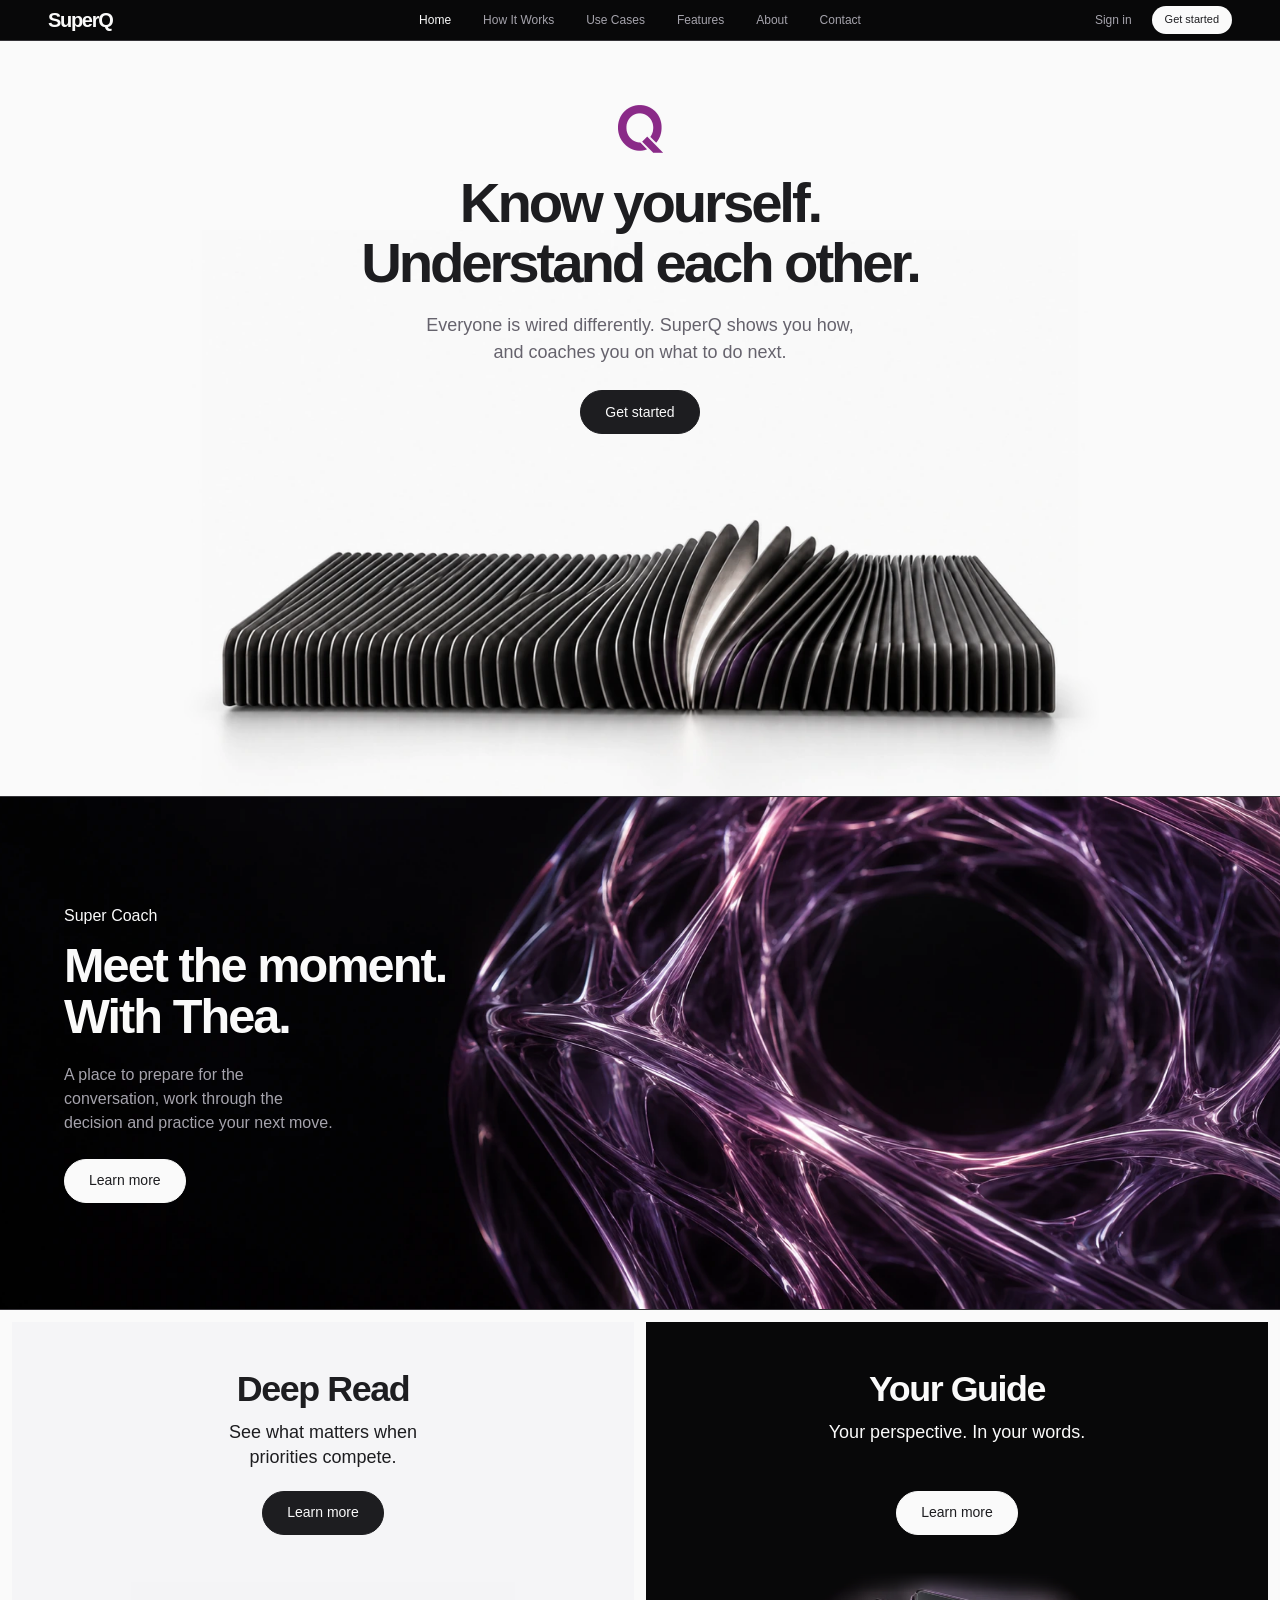
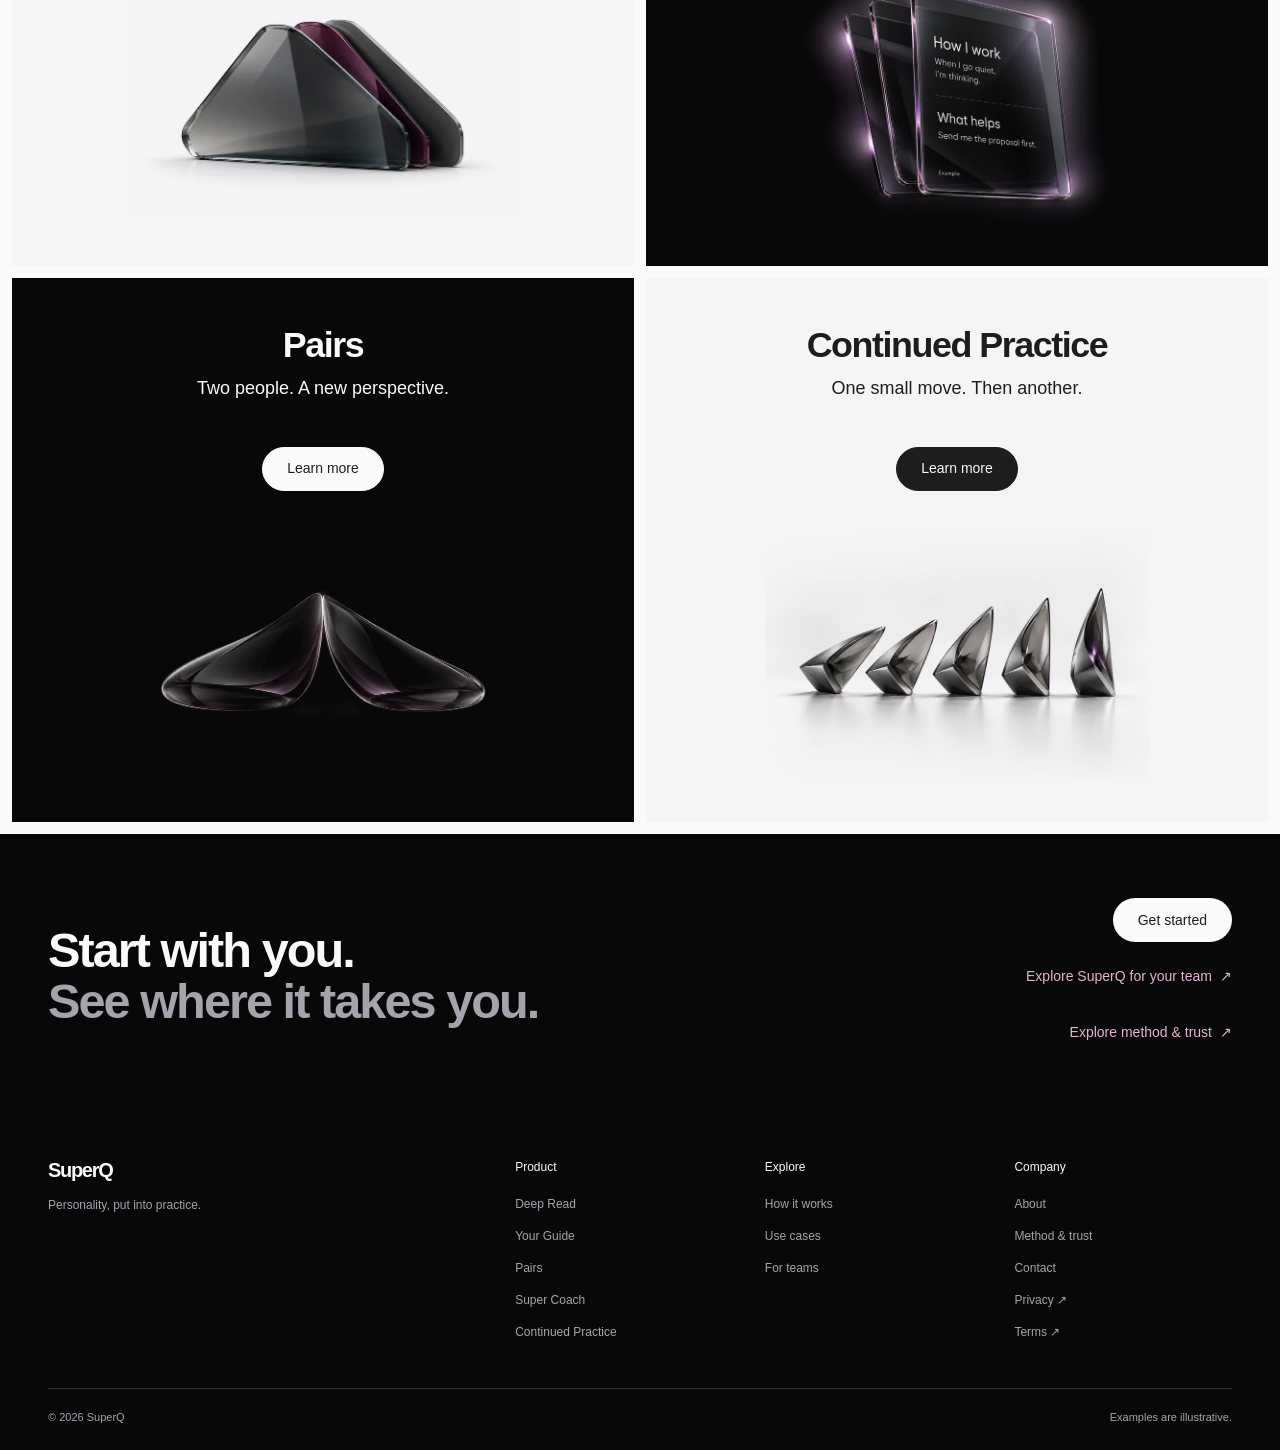
<file: index.html>
<!doctype html>
<html lang="en"><head><meta charset="utf-8"><meta name="viewport" content="width=device-width,initial-scale=1">
<title>SuperQ · Behavioral intelligence, made personal</title><meta name="description" content="Know yourself. Understand each other. Explore your Profile, working Guide, Pairs and coaching with Thea.">
<link rel="canonical" href="https://superq.app/"><link rel="icon" type="image/png" href="q.png"><link rel="apple-touch-icon" href="q.png"><meta property="og:type" content="website"><meta property="og:site_name" content="SuperQ"><meta property="og:title" content="SuperQ · Behavioral intelligence, made personal"><meta property="og:description" content="Know yourself. Understand each other. Explore your Profile, working Guide, Pairs and coaching with Thea."><meta property="og:url" content="https://superq.app/"><meta property="og:image" content="https://superq.app/og-superq-v107.jpg"><meta property="og:image:alt" content="SuperQ. Behavioral intelligence. Made personal."><meta name="twitter:image" content="https://superq.app/og-superq-v107.jpg"><meta name="twitter:image:alt" content="SuperQ. Behavioral intelligence. Made personal."><meta property="og:image:width" content="1200"><meta property="og:image:height" content="630"><meta name="twitter:card" content="summary_large_image">
<link  rel="stylesheet" href="theme-v31.css?v=40"><link  rel="stylesheet" href="superq-v39.css?v=45"><link  rel="stylesheet" href="home-v97.css?v=101"><link  rel="stylesheet" href="integration.css?v=5"></head><body data-sizing="compact" class="home-page"><a class="skip" href="#main">Skip to content</a>
<header class="header"><div class="wrap nav"><a class="wordmark" href="index.html" aria-label="SuperQ home">SuperQ</a><button class="menu" aria-expanded="false" aria-controls="navigation" aria-label="Open menu"><span class="menu-lines" aria-hidden="true"></span></button><nav id="navigation" aria-label="Main navigation"><div class="nav-links"><a href="index.html">Home</a><a href="how-it-works.html">How It Works</a><a href="use-cases.html">Use Cases</a><a href="features.html">Features</a><a href="about.html">About</a><a href="contact.html">Contact</a></div><div class="nav-actions"><a class="quiet" href="https://app.superq.app/">Sign in</a><a class="button small" href="https://app.superq.app/?view=signup">Get started</a></div></nav></div></header><main id="main"><section class="opening-v31" id="home" aria-labelledby="hero-title"><div class="opening-copy"><span class="hero-mark" role="img" aria-label="SuperQ"></span><h1 id="hero-title">Know yourself.<br>Understand each other.</h1><p>Everyone is wired differently. SuperQ shows you how, and coaches you on what to do next.</p><a class="button" href="https://app.superq.app/?view=signup">Get started</a></div><img class="opening-art" src="./assets/hero-original-v102-2016-C9fc0Nkz.webp" srcset="./assets/hero-original-v102-640-CZ36EmQQ.webp 640w, ./assets/hero-original-v102-1120-CrBSIpkf.webp 1120w, ./assets/hero-original-v102-2016-C9fc0Nkz.webp 2016w, ./assets/hero-original-v102-3024-NIi4Ewir.webp 3024w, ./assets/hero-original-v102-3840-mjM_P11Z.webp 3840w" sizes="(max-width: 767px) 97.2vw, (max-width: 1400px) 72vw, 1008px" decoding="async" alt="" width="3840" height="2560" fetchpriority="high"></section><div class="product-slots coach-feature"><section class="product-slot slot-dark visual-right immersive-slot" id="coach" aria-labelledby="coach-slot-title"><span id="conversation" class="slot-anchor" aria-hidden="true"></span><div class="slot-inner"><div class="slot-copy"><p class="slot-name">Super Coach</p><h2 id="coach-slot-title">Meet the moment.<br>With Thea.</h2><p class="slot-description">A place to prepare for the conversation, work through the decision and practice your next move.</p><a class="slot-learn" href="features.html#super-coach" aria-label="Learn more about Super Coach">Learn more <span aria-hidden="true">↗</span></a></div><div class="slot-visual"><img class="coach-art scene-art" src="./assets/thea-immersive-v33-C7p-faec.webp" alt="" width="2172" height="724" loading="lazy"></div></div></section></div><div class="product-grid"><section class="product-slot slot-light visual-left immersive-slot" id="profile" aria-labelledby="profile-slot-title"><span id="blueprint" class="slot-anchor" aria-hidden="true"></span><div class="slot-inner"><div class="slot-copy"><h2 id="profile-slot-title">Deep Read</h2><p class="slot-description">See what matters when priorities compete.</p><a class="slot-learn" href="features.html#deep-read" aria-label="Learn more about Deep Read">Learn more <span aria-hidden="true">↗</span></a></div><div class="slot-visual"><img class="scene-art" src="./assets/home-read-v97-800-BwEgV3QY.webp" srcset="./assets/home-read-v97-400-X_wLpNZE.webp 400w, ./assets/home-read-v97-800-BwEgV3QY.webp 800w" sizes="(max-width: 767px) 86vw, (max-width: 1200px) 40vw, 480px" decoding="async" alt="" width="1536" height="1024" loading="lazy"></div></div></section><section class="product-slot slot-dark visual-right immersive-slot" id="guide" aria-labelledby="guide-slot-title"><span id="edit-guide" class="slot-anchor" aria-hidden="true"></span><div class="slot-inner"><div class="slot-copy"><h2 id="guide-slot-title">Your Guide</h2><p class="slot-description">Your perspective. In your words.</p><a class="slot-learn" href="features.html#guide" aria-label="Learn more about Your Guide">Learn more <span aria-hidden="true">↗</span></a></div><div class="slot-visual"><img class="scene-art" src="./assets/home-guide-v97-800-BkIhJpLY.webp" srcset="./assets/home-guide-v97-400-CkLMG9xh.webp 400w, ./assets/home-guide-v97-800-BkIhJpLY.webp 800w" sizes="(max-width: 767px) 86vw, (max-width: 1200px) 40vw, 480px" decoding="async" alt="" width="1536" height="1024" loading="lazy"></div></div></section><section class="product-slot slot-dark visual-left immersive-slot" id="pairs" aria-labelledby="pairs-slot-title"><span id="together" class="slot-anchor" aria-hidden="true"></span><div class="slot-inner"><div class="slot-copy"><h2 id="pairs-slot-title">Pairs</h2><p class="slot-description">Two people. A new perspective.</p><a class="slot-learn" href="features.html#pairs" aria-label="Learn more about Pairs">Learn more <span aria-hidden="true">↗</span></a></div><div class="slot-visual"><img class="scene-art" src="./assets/home-pairs-v97-800-CCe9-ASB.webp" srcset="./assets/home-pairs-v97-400-xD4bqWA9.webp 400w, ./assets/home-pairs-v97-800-CCe9-ASB.webp 800w" sizes="(max-width: 767px) 86vw, (max-width: 1200px) 40vw, 480px" decoding="async" alt="" width="1536" height="1024" loading="lazy"></div></div></section><section class="product-slot slot-light visual-left immersive-slot" id="practice" aria-labelledby="practice-slot-title"><div class="slot-inner"><div class="slot-copy"><h2 id="practice-slot-title">Continued Practice</h2><p class="slot-description">One small move. Then another.</p><a class="slot-learn" href="features.html#practice" aria-label="Learn more about Continued Practice">Learn more <span aria-hidden="true">↗</span></a></div><div class="slot-visual"><img class="scene-art" src="./assets/home-practice-v97-800-C3lZV09K.webp" srcset="./assets/home-practice-v97-400-BXlrlK8t.webp 400w, ./assets/home-practice-v97-800-C3lZV09K.webp 800w" sizes="(max-width: 767px) 86vw, (max-width: 1200px) 40vw, 480px" decoding="async" alt="" width="1536" height="1024" loading="lazy"></div></div></section></div><section class="closing"><div class="wrap trimmed-closing"><h2>Start with you.<br><span>See where it takes you.</span></h2><div class="final-actions"><a class="button" href="https://app.superq.app/?view=signup">Get started</a><a class="text-link" href="contact.html?topic=team">Explore SuperQ for your team <span aria-hidden="true">↗</span></a><a class="text-link" href="features.html#approach">Explore method &amp; trust <span aria-hidden="true">↗</span></a></div></div></section></main><footer><div class="wrap footer-grid"><div class="footer-brand"><a class="wordmark" href="index.html">SuperQ</a><p>Personality, put into practice.</p></div><div><p class="eyebrow">Product</p><a href="features.html#deep-read">Deep Read</a><a href="features.html#guide">Your Guide</a><a href="features.html#pairs">Pairs</a><a href="features.html#super-coach">Super Coach</a><a href="features.html#practice">Continued Practice</a></div><div><p class="eyebrow">Explore</p><a href="how-it-works.html">How it works</a><a href="use-cases.html">Use cases</a><a href="contact.html?topic=team">For teams</a></div><div><p class="eyebrow">Company</p><a href="about.html">About</a><a href="features.html#approach">Method & trust</a><a href="contact.html">Contact</a><a href="https://superq.app/privacy/" target="_blank" rel="noopener">Privacy ↗</a><a href="https://superq.app/terms/" target="_blank" rel="noopener">Terms ↗</a></div></div><div class="wrap footer-bottom"><p>© 2026 SuperQ</p><p>Examples are illustrative.</p></div></footer><script src="site-pages.js?v=79"></script></body></html>
</file>
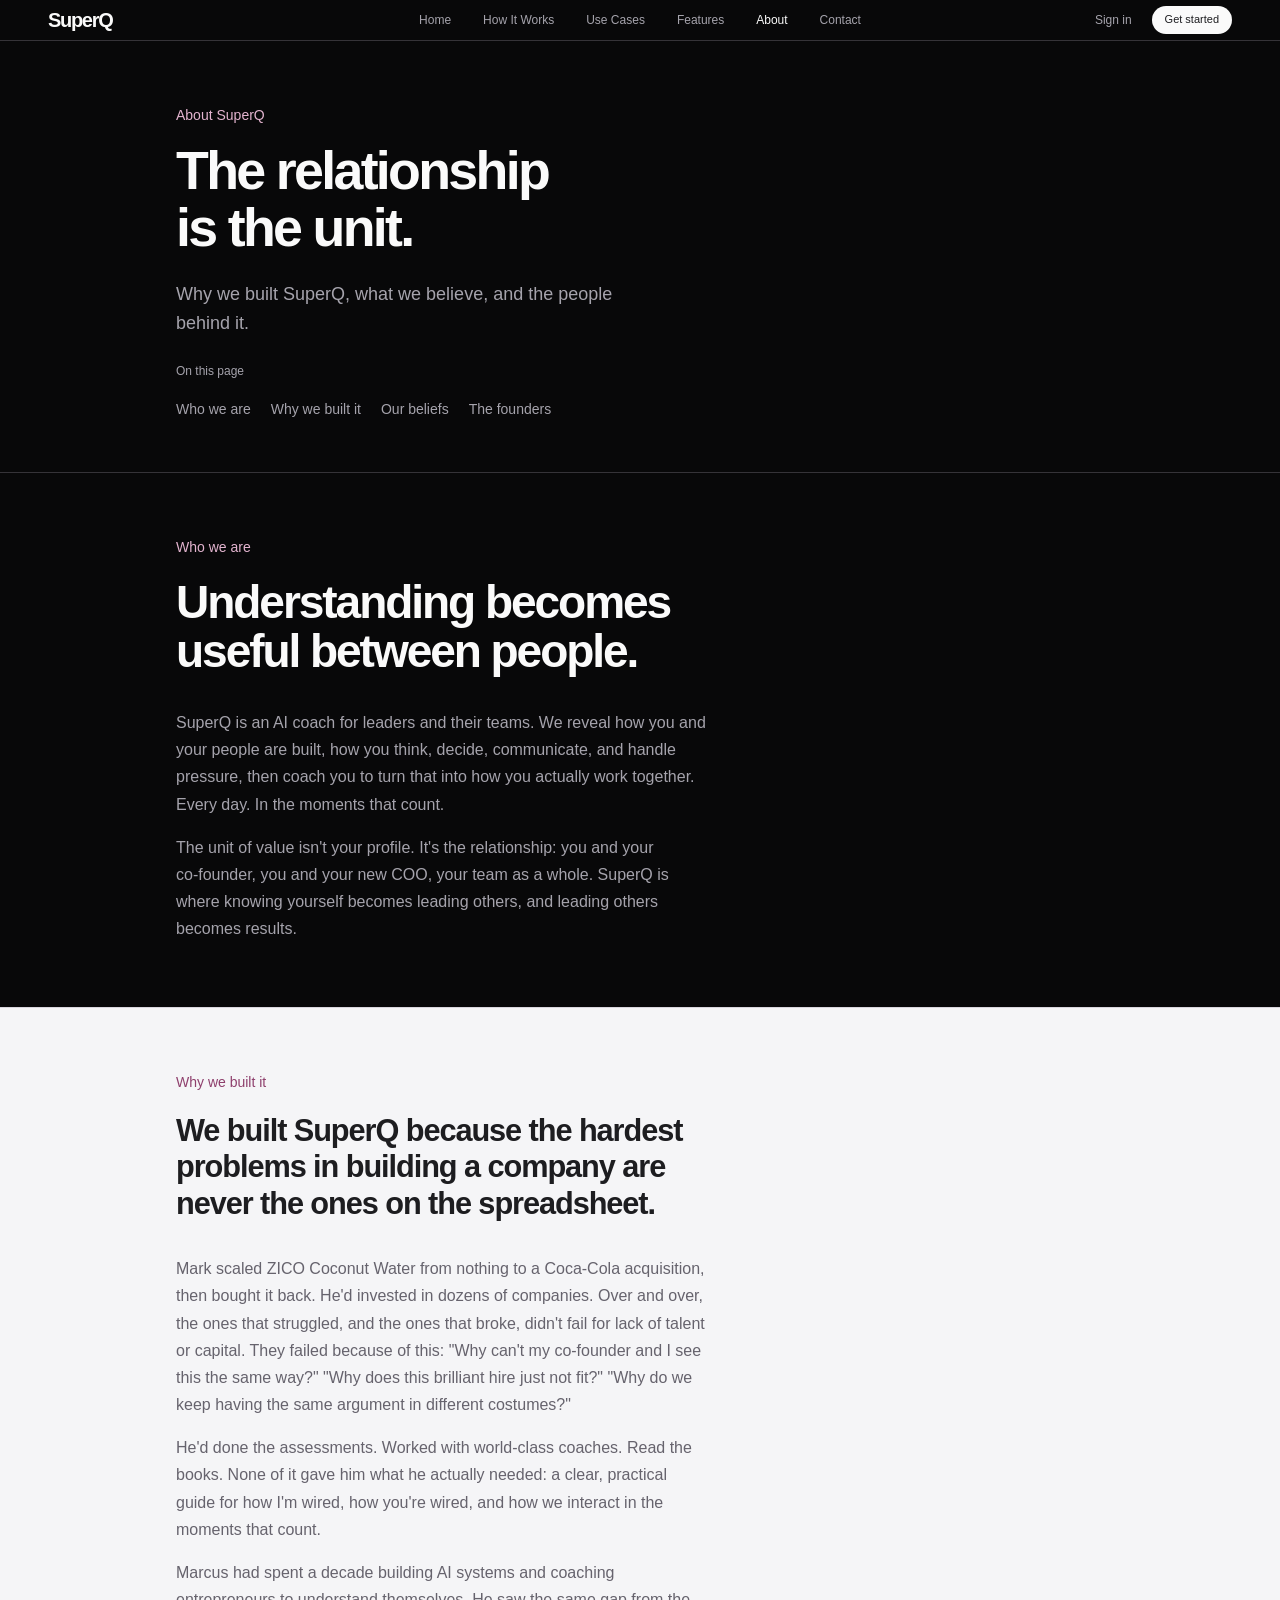
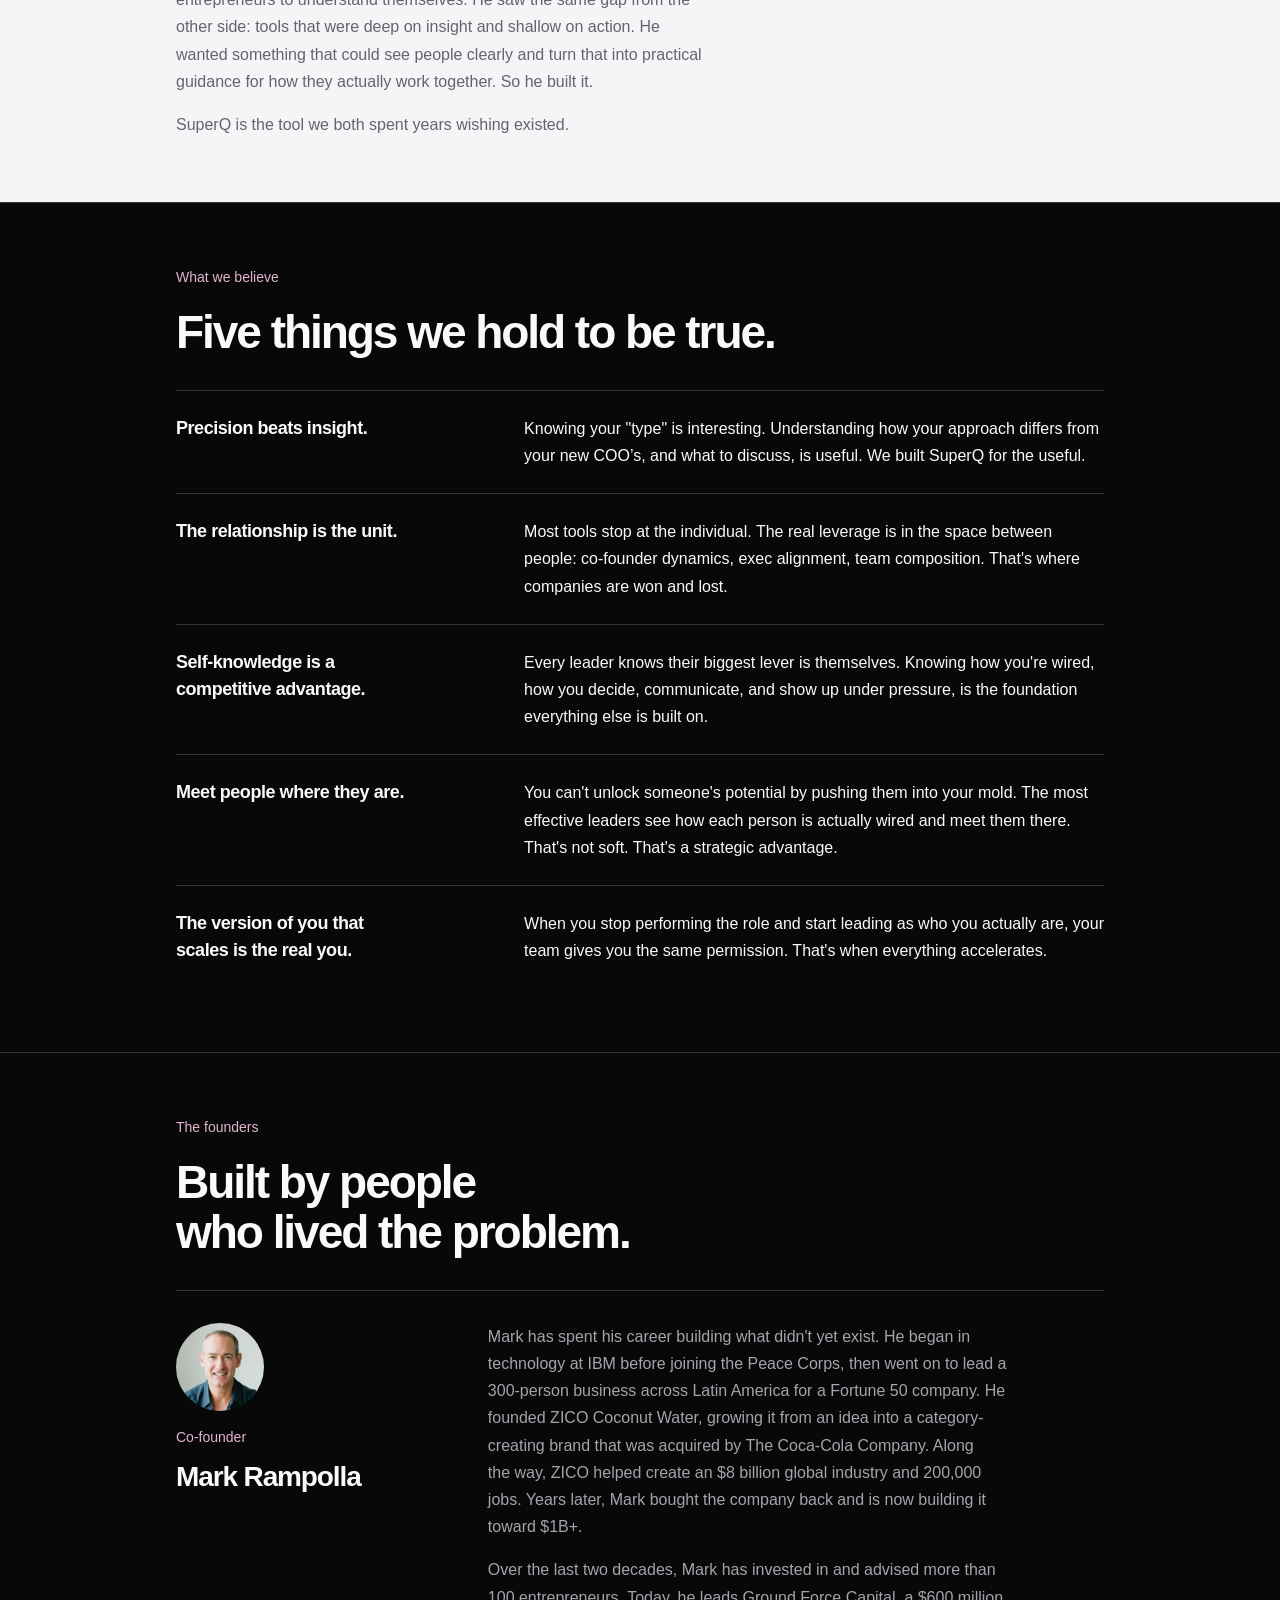
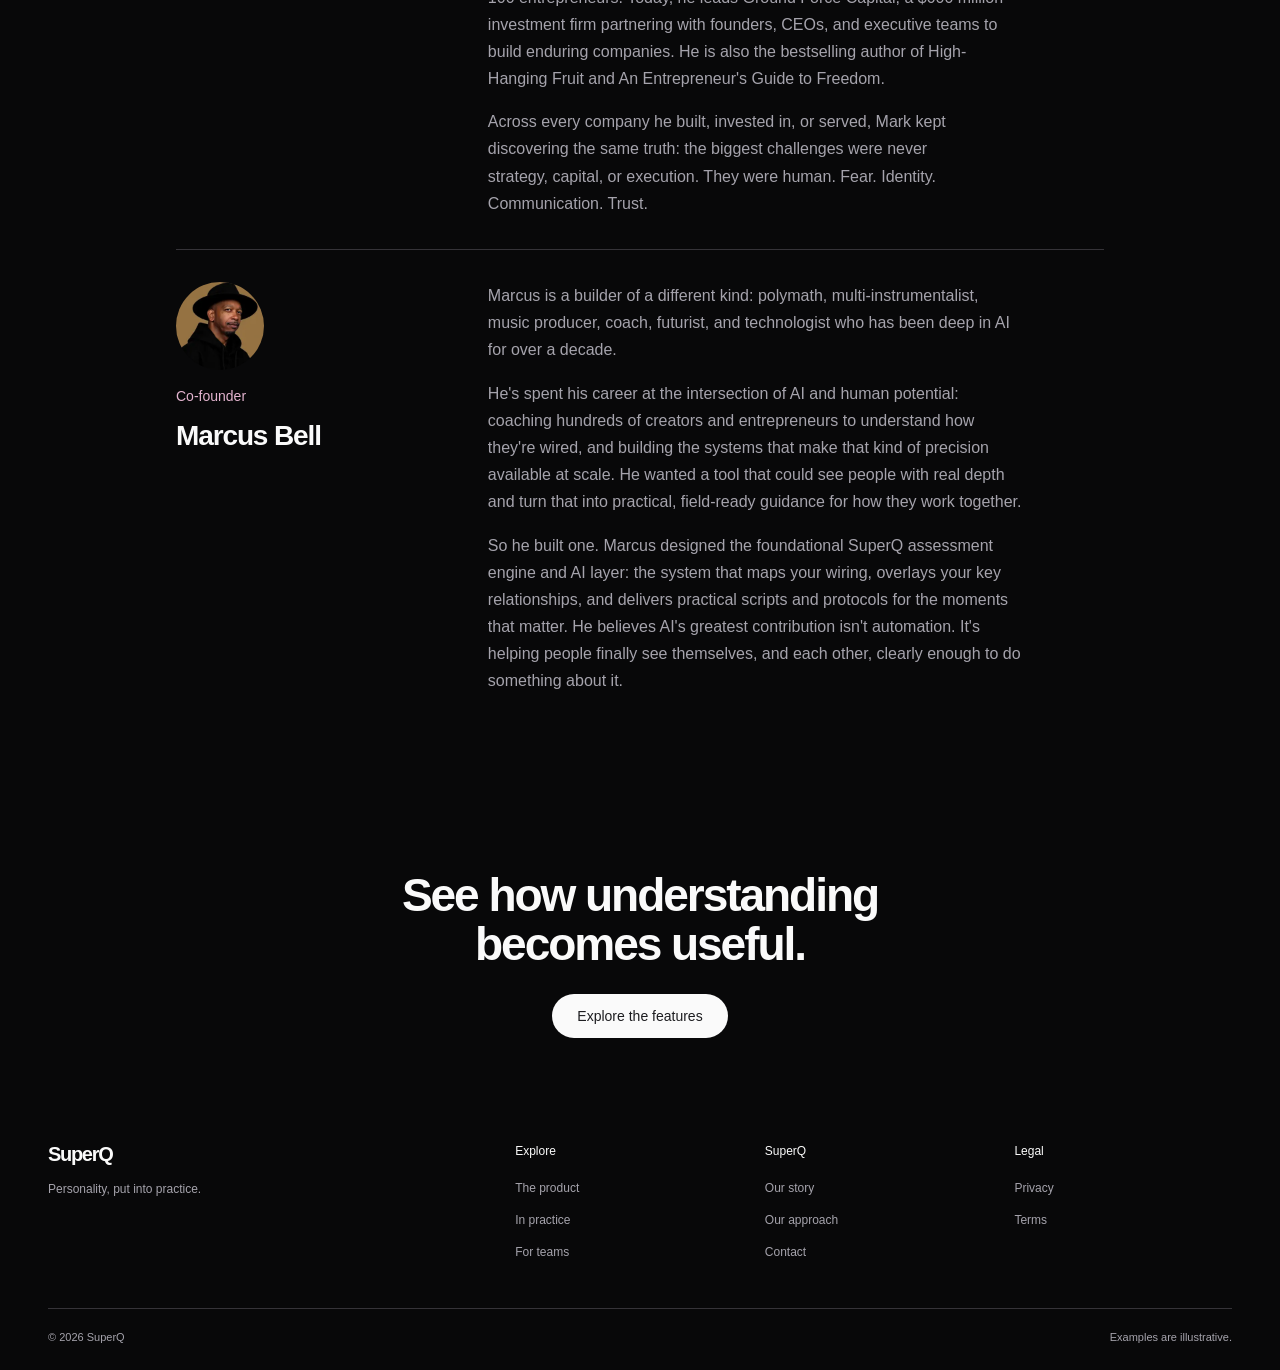
<file: about.html>
<!doctype html><html lang="en"><head><meta charset="utf-8"><meta name="viewport" content="width=device-width,initial-scale=1"><title>About SuperQ · SuperQ</title><meta name="description" content="Why SuperQ exists, what we believe, and the people who built it.">
<link rel="canonical" href="https://superq.app/about.html"><link rel="icon" type="image/png" href="q.png"><link rel="apple-touch-icon" href="q.png"><meta property="og:type" content="website"><meta property="og:site_name" content="SuperQ"><meta property="og:title" content="About SuperQ · SuperQ"><meta property="og:description" content="Why SuperQ exists, what we believe, and the people who built it."><meta property="og:url" content="https://superq.app/about.html"><meta property="og:image" content="https://superq.app/og-superq-v107.jpg"><meta property="og:image:alt" content="SuperQ. Behavioral intelligence. Made personal."><meta name="twitter:image" content="https://superq.app/og-superq-v107.jpg"><meta name="twitter:image:alt" content="SuperQ. Behavioral intelligence. Made personal."><meta property="og:image:width" content="1200"><meta property="og:image:height" content="630"><meta name="twitter:card" content="summary_large_image"><link  rel="stylesheet" href="theme-v31.css?v=40"><link  rel="stylesheet" href="superq-v39.css?v=45"><link  rel="stylesheet" href="interior-v95.css?v=95"><link  rel="stylesheet" href="about-founders.css?v=1"><link  rel="stylesheet" href="integration.css?v=5"></head><body class="interior-page secondary-page s-about"><a class="skip" href="#main">Skip to content</a><header class="header"><div class="wrap nav"><a class="wordmark" href="index.html?v=74" aria-label="SuperQ home">SuperQ</a><button class="menu" aria-expanded="false" aria-controls="navigation" aria-label="Open menu"><span class="menu-lines" aria-hidden="true"></span></button><nav id="navigation" aria-label="Main navigation"><div class="nav-links"><a href="index.html">Home</a><a href="how-it-works.html">How It Works</a><a href="use-cases.html">Use Cases</a><a href="features.html">Features</a><a href="about.html">About</a><a href="contact.html">Contact</a></div><div class="nav-actions"><a class="quiet" href="https://app.superq.app/">Sign in</a><a class="button small" href="https://app.superq.app/?view=signup">Get started</a></div></nav></div></header><main id="main"><section class="s-hero"><div class="wrap f-reading"><p class="eyebrow">About SuperQ</p><h1>The relationship<br>is the unit.</h1><p class="f-lede">Why we built SuperQ, what we believe, and the people behind it.</p><nav class="s-index" aria-label="On this page"><p>On this page</p><ul><li><a href="#story">Who we are</a></li><li><a href="#why">Why we built it</a></li><li><a href="#beliefs">Our beliefs</a></li><li><a href="#founders">The founders</a></li></ul></nav></div></section><section class="f-chapter" id="story" aria-labelledby="story-title"><div class="wrap f-reading s-narrative"><p class="eyebrow">Who we are</p><h2 id="story-title">Understanding becomes useful between people.</h2><div class="s-prose"><p>SuperQ is an AI coach for leaders and their teams. We reveal how you and your people are built, how you think, decide, communicate, and handle pressure, then coach you to turn that into how you actually work together. Every day. In the moments that count.</p><p>The unit of value isn't your profile. It's the relationship: you and your co-founder, you and your new COO, your team as a whole. SuperQ is where knowing yourself becomes leading others, and leading others becomes results.</p></div></div></section><section class="f-chapter f-light" id="why" aria-labelledby="why-title"><div class="wrap f-reading s-narrative"><p class="eyebrow">Why we built it</p><h2 class="s-story-title" id="why-title">We built SuperQ because the hardest problems in building a company are never the ones on the spreadsheet.</h2><div class="s-prose"><p>Mark scaled ZICO Coconut Water from nothing to a Coca-Cola acquisition, then bought it back. He'd invested in dozens of companies. Over and over, the ones that struggled, and the ones that broke, didn't fail for lack of talent or capital. They failed because of this: "Why can't my co-founder and I see this the same way?" "Why does this brilliant hire just not fit?" "Why do we keep having the same argument in different costumes?"</p><p>He'd done the assessments. Worked with world-class coaches. Read the books. None of it gave him what he actually needed: a clear, practical guide for how I'm wired, how you're wired, and how we interact in the moments that count.</p><p>Marcus had spent a decade building AI systems and coaching entrepreneurs to understand themselves. He saw the same gap from the other side: tools that were deep on insight and shallow on action. He wanted something that could see people clearly and turn that into practical guidance for how they actually work together. So he built it.</p><p>SuperQ is the tool we both spent years wishing existed.</p></div></div></section><section class="f-chapter" id="beliefs" aria-labelledby="beliefs-title"><div class="wrap f-reading"><p class="eyebrow">What we believe</p><h2 id="beliefs-title">Five things we hold to be true.</h2><ol class="f-editorial-rows"><li><h3>Precision beats insight.</h3><p>Knowing your "type" is interesting. Understanding how your approach differs from your new COO’s, and what to discuss, is useful. We built SuperQ for the useful.</p></li><li><h3>The relationship is the unit.</h3><p>Most tools stop at the individual. The real leverage is in the space between people: co-founder dynamics, exec alignment, team composition. That's where companies are won and lost.</p></li><li><h3>Self-knowledge is a competitive advantage.</h3><p>Every leader knows their biggest lever is themselves. Knowing how you're wired, how you decide, communicate, and show up under pressure, is the foundation everything else is built on.</p></li><li><h3>Meet people where they are.</h3><p>You can't unlock someone's potential by pushing them into your mold. The most effective leaders see how each person is actually wired and meet them there. That's not soft. That's a strategic advantage.</p></li><li><h3>The version of you that scales is the real you.</h3><p>When you stop performing the role and start leading as who you actually are, your team gives you the same permission. That's when everything accelerates.</p></li></ol></div></section><section class="f-chapter" id="founders" aria-labelledby="founders-title"><div class="wrap f-reading"><p class="eyebrow">The founders</p><h2 id="founders-title">Built by people<br>who lived the problem.</h2><div class="s-founders"><article class="s-founder"><header><img class="s-founder-photo" src="./assets/founder-mark-rampolla-CyYm829M.webp" width="88" height="88" alt=""><p class="eyebrow">Co-founder</p><h3>Mark Rampolla</h3></header><div class="s-prose"><p>Mark has spent his career building what didn't yet exist. He began in technology at IBM before joining the Peace Corps, then went on to lead a 300-person business across Latin America for a Fortune 50 company. He founded ZICO Coconut Water, growing it from an idea into a category-creating brand that was acquired by The Coca-Cola Company. Along the way, ZICO helped create an $8 billion global industry and 200,000 jobs. Years later, Mark bought the company back and is now building it toward $1B+.</p><p>Over the last two decades, Mark has invested in and advised more than 100 entrepreneurs. Today, he leads Ground Force Capital, a $600 million investment firm partnering with founders, CEOs, and executive teams to build enduring companies. He is also the bestselling author of High-Hanging Fruit and An Entrepreneur's Guide to Freedom.</p><p>Across every company he built, invested in, or served, Mark kept discovering the same truth: the biggest challenges were never strategy, capital, or execution. They were human. Fear. Identity. Communication. Trust.</p></div></article><article class="s-founder"><header><img class="s-founder-photo" src="[data-uri]" width="88" height="88" alt=""><p class="eyebrow">Co-founder</p><h3>Marcus Bell</h3></header><div class="s-prose"><p>Marcus is a builder of a different kind: polymath, multi-instrumentalist, music producer, coach, futurist, and technologist who has been deep in AI for over a decade.</p><p>He's spent his career at the intersection of AI and human potential: coaching hundreds of creators and entrepreneurs to understand how they're wired, and building the systems that make that kind of precision available at scale. He wanted a tool that could see people with real depth and turn that into practical, field-ready guidance for how they work together.</p><p>So he built one. Marcus designed the foundational SuperQ assessment engine and AI layer: the system that maps your wiring, overlays your key relationships, and delivers practical scripts and protocols for the moments that matter. He believes AI's greatest contribution isn't automation. It's helping people finally see themselves, and each other, clearly enough to do something about it.</p></div></article></div></div></section><section class="f-close"><div class="wrap"><h2>See how understanding<br>becomes useful.</h2><a class="button" href="features.html">Explore the features</a></div></section></main><footer><div class="wrap footer-grid"><div class="footer-brand"><a class="wordmark" href="index.html?v=74">SuperQ</a><p>Personality, put into practice.</p></div><div><p class="eyebrow">Explore</p><a href="features.html#product">The product</a><a href="use-cases.html">In practice</a><a href="how-it-works.html#relational-os">For teams</a></div><div><p class="eyebrow">SuperQ</p><a href="about.html#story">Our story</a><a href="features.html#approach">Our approach</a><a href="contact.html">Contact</a></div><div><p class="eyebrow">Legal</p><a href="https://superq.app/privacy/" target="_blank" rel="noopener">Privacy</a><a href="https://superq.app/terms/" target="_blank" rel="noopener">Terms</a></div></div><div class="wrap footer-bottom"><p>© 2026 SuperQ</p><p>Examples are illustrative.</p></div></footer><script src="site-pages.js?v=79"></script><script src="interior-pages-v95.js?v=95"></script></body></html>
</file>
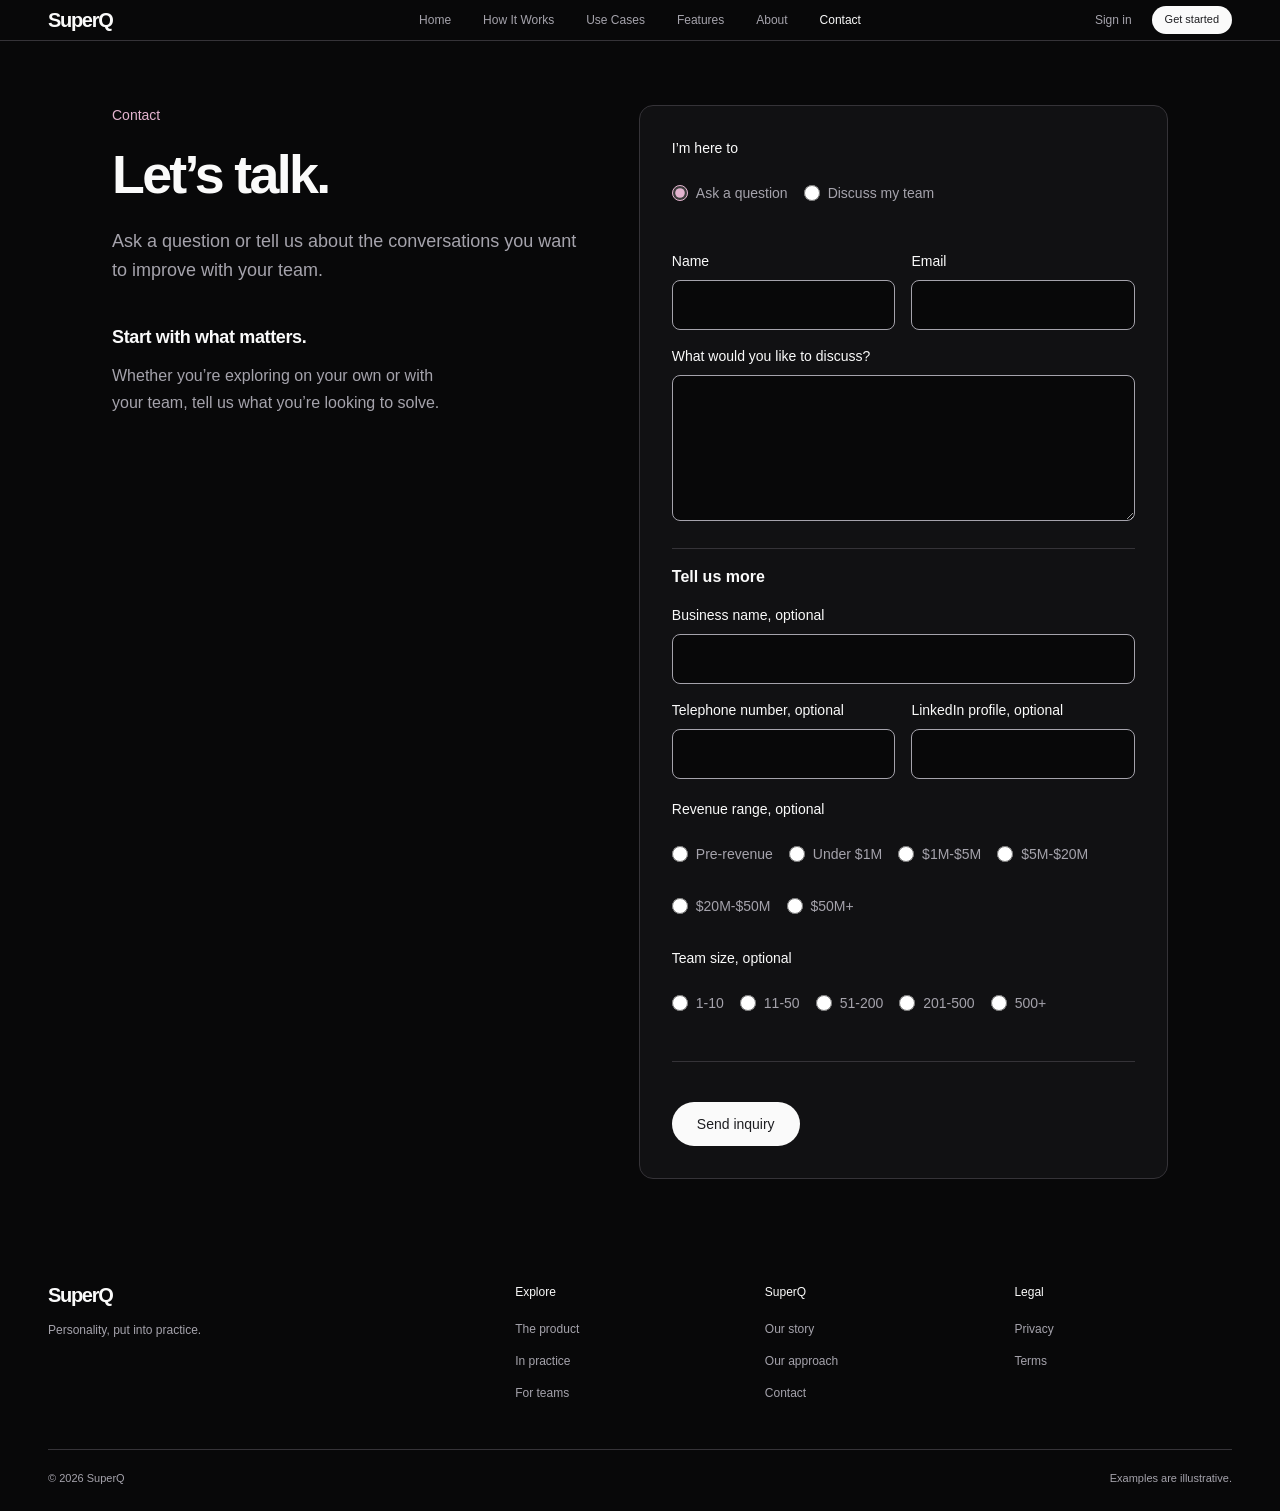
<file: contact.html>
<!doctype html><html lang="en"><head><meta charset="utf-8"><meta name="viewport" content="width=device-width,initial-scale=1"><title>Contact · SuperQ</title><meta name="description" content="Ask a question about SuperQ or tell us about the conversations you want to improve with your team.">
<link rel="canonical" href="https://superq.app/contact.html"><link rel="icon" type="image/png" href="q.png"><link rel="apple-touch-icon" href="q.png"><meta property="og:type" content="website"><meta property="og:site_name" content="SuperQ"><meta property="og:title" content="Contact · SuperQ"><meta property="og:description" content="Ask a question about SuperQ or tell us about the conversations you want to improve with your team."><meta property="og:url" content="https://superq.app/contact.html"><meta property="og:image" content="https://superq.app/og-superq-v107.jpg"><meta property="og:image:alt" content="SuperQ. Behavioral intelligence. Made personal."><meta name="twitter:image" content="https://superq.app/og-superq-v107.jpg"><meta name="twitter:image:alt" content="SuperQ. Behavioral intelligence. Made personal."><meta property="og:image:width" content="1200"><meta property="og:image:height" content="630"><meta name="twitter:card" content="summary_large_image"><link  rel="stylesheet" href="theme-v31.css?v=40"><link  rel="stylesheet" href="superq-v39.css?v=45"><link  rel="stylesheet" href="interior-v95.css?v=95"><link  rel="stylesheet" href="integration.css?v=5"></head><body class="interior-page secondary-page s-contact"><a class="skip" href="#main">Skip to content</a><header class="header"><div class="wrap nav"><a class="wordmark" href="index.html?v=74" aria-label="SuperQ home">SuperQ</a><button class="menu" aria-expanded="false" aria-controls="navigation" aria-label="Open menu"><span class="menu-lines" aria-hidden="true"></span></button><nav id="navigation" aria-label="Main navigation"><div class="nav-links"><a href="index.html">Home</a><a href="how-it-works.html">How It Works</a><a href="use-cases.html">Use Cases</a><a href="features.html">Features</a><a href="about.html">About</a><a href="contact.html">Contact</a></div><div class="nav-actions"><a class="quiet" href="https://app.superq.app/">Sign in</a><a class="button small" href="https://app.superq.app/?view=signup">Get started</a></div></nav></div></header><main id="main"><section class="f-chapter s-contact"><div class="wrap f-split"><header class="f-copy"><p class="eyebrow">Contact</p><h1>Let’s talk.</h1><p class="f-lede">Ask a question or tell us about the conversations you want to improve with your team.</p><div class="s-contact-context"><h2>Start with what matters.</h2><p>Whether you’re exploring on your own or with your team, tell us what you’re looking to solve.</p></div></header><form id="contact-preview" class="contact-form f-example"><fieldset class="choice-group"><legend>I’m here to</legend><label><input type="radio" name="topic" value="question" checked=""> Ask a question</label><label><input type="radio" name="topic" value="team"> Discuss my team</label></fieldset><div class="form-pair"><div><label for="name">Name</label><input id="name" name="name" autocomplete="name" required="" maxlength="100"></div><div><label for="email">Email</label><input id="email" name="email" type="email" autocomplete="email" required="" maxlength="200"></div></div><label for="message">What would you like to discuss?</label><textarea id="message" name="message" rows="5" required="" maxlength="2000"></textarea><div class="team-details" role="group" aria-labelledby="team-more"><p class="team-details-title" id="team-more">Tell us more</p><label for="business">Business name, optional</label><input id="business" name="business" autocomplete="organization"><div class="form-pair"><div><label for="telephone">Telephone number, optional</label><input id="telephone" name="telephone" type="tel" autocomplete="tel"></div><div><label for="linkedin">LinkedIn profile, optional</label><input id="linkedin" name="linkedin" type="url" autocomplete="url"></div></div><fieldset class="choice-group team-sizes"><legend>Revenue range, optional</legend><label><input type="radio" name="revenue" value="Pre-revenue"> Pre-revenue</label><label><input type="radio" name="revenue" value="Under $1M"> Under $1M</label><label><input type="radio" name="revenue" value="$1M-$5M"> $1M-$5M</label><label><input type="radio" name="revenue" value="$5M-$20M"> $5M-$20M</label><label><input type="radio" name="revenue" value="$20M-$50M"> $20M-$50M</label><label><input type="radio" name="revenue" value="$50M+"> $50M+</label></fieldset><fieldset class="choice-group team-sizes"><legend>Team size, optional</legend><label><input type="radio" name="size" value="1-10"> 1-10</label><label><input type="radio" name="size" value="11-50"> 11-50</label><label><input type="radio" name="size" value="51-200"> 51-200</label><label><input type="radio" name="size" value="201-500"> 201-500</label><label><input type="radio" name="size" value="500+"> 500+</label></fieldset></div><div style="position:absolute;left:-10000px;width:1px;height:1px;overflow:hidden" aria-hidden="true"><label for="website">Leave this empty</label><input id="website" name="website" tabindex="-1" autocomplete="off"></div><button class="button" type="submit">Send inquiry</button><div id="contact-result" hidden="" tabindex="-1" role="status"><h3 id="contact-result-title"></h3><p id="contact-result-text"></p></div></form></div></section></main><footer><div class="wrap footer-grid"><div class="footer-brand"><a class="wordmark" href="index.html?v=74">SuperQ</a><p>Personality, put into practice.</p></div><div><p class="eyebrow">Explore</p><a href="features.html#product">The product</a><a href="use-cases.html">In practice</a><a href="how-it-works.html#relational-os">For teams</a></div><div><p class="eyebrow">SuperQ</p><a href="about.html#story">Our story</a><a href="features.html#approach">Our approach</a><a href="contact.html">Contact</a></div><div><p class="eyebrow">Legal</p><a href="https://superq.app/privacy/" target="_blank" rel="noopener">Privacy</a><a href="https://superq.app/terms/" target="_blank" rel="noopener">Terms</a></div></div><div class="wrap footer-bottom"><p>© 2026 SuperQ</p><p>Examples are illustrative.</p></div></footer><script src="site-pages.js?v=79"></script><script src="interior-pages-v95.js?v=95"></script></body></html>
</file>
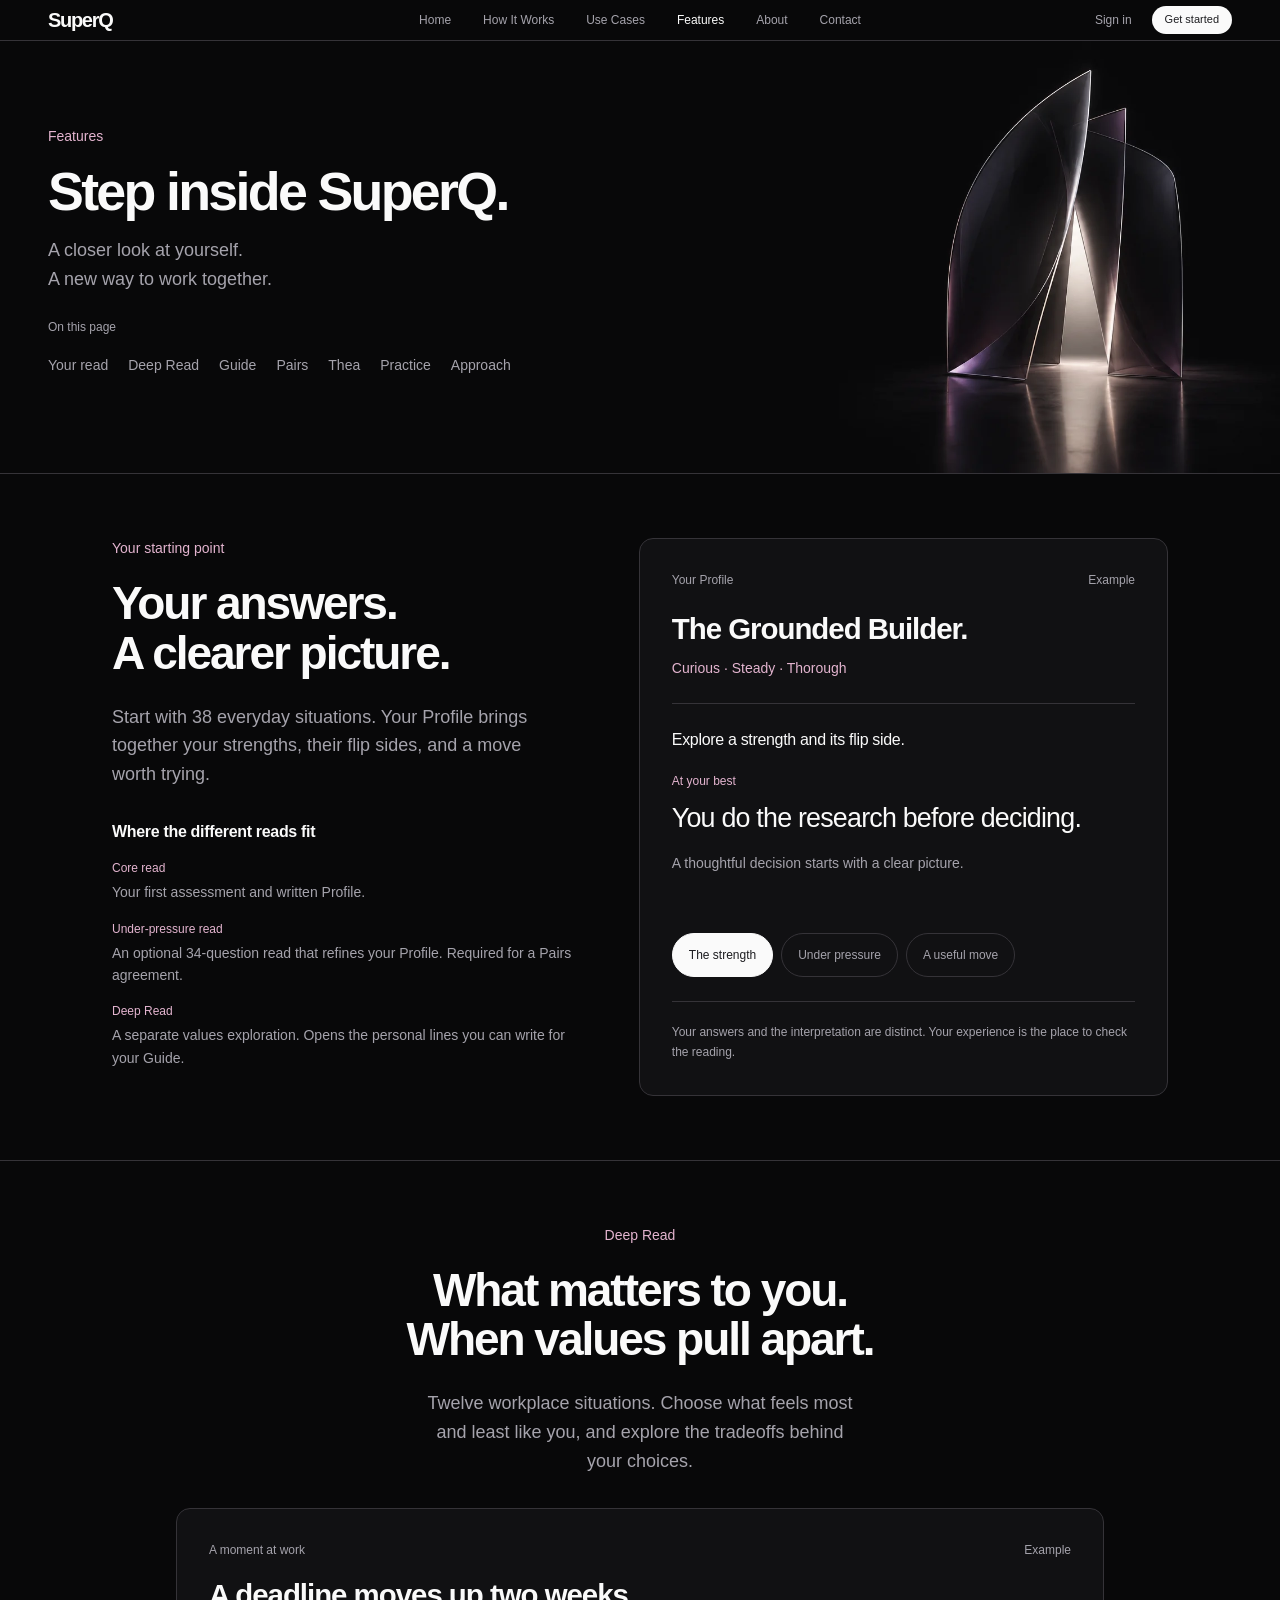
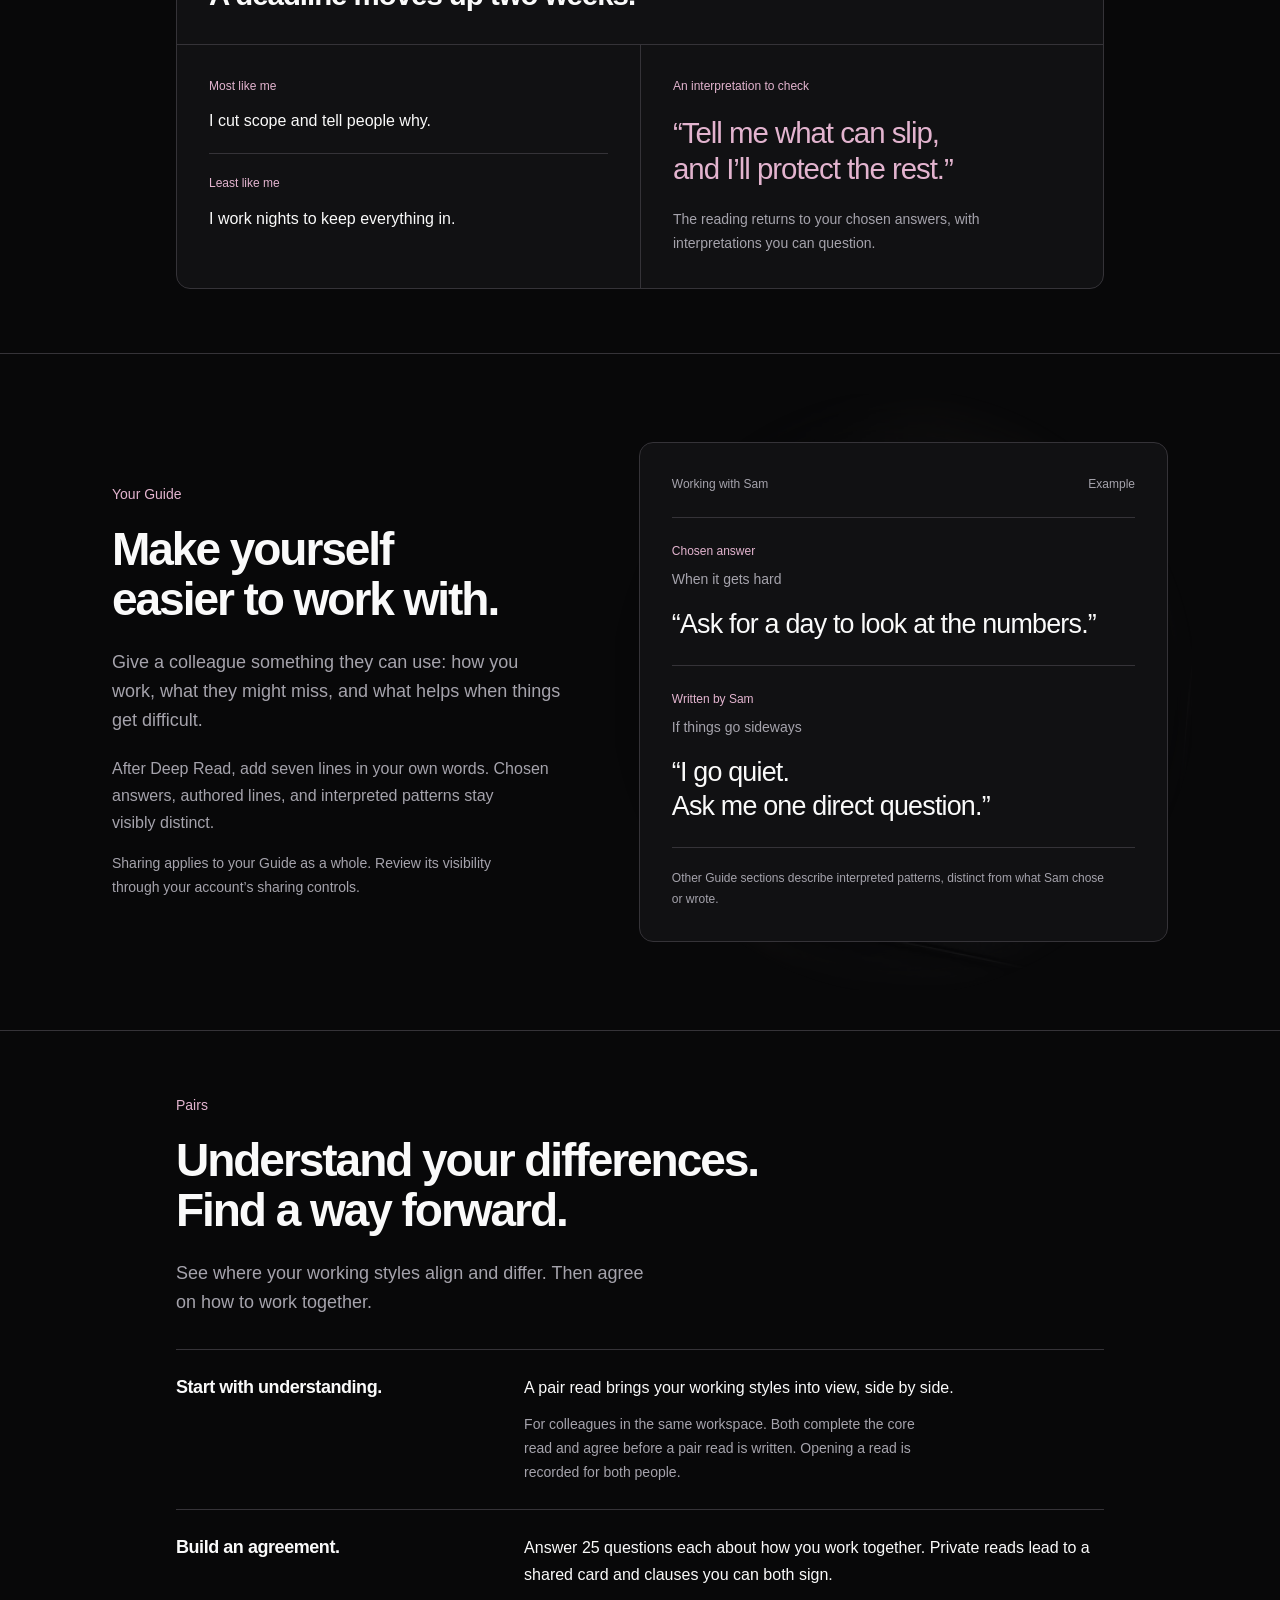
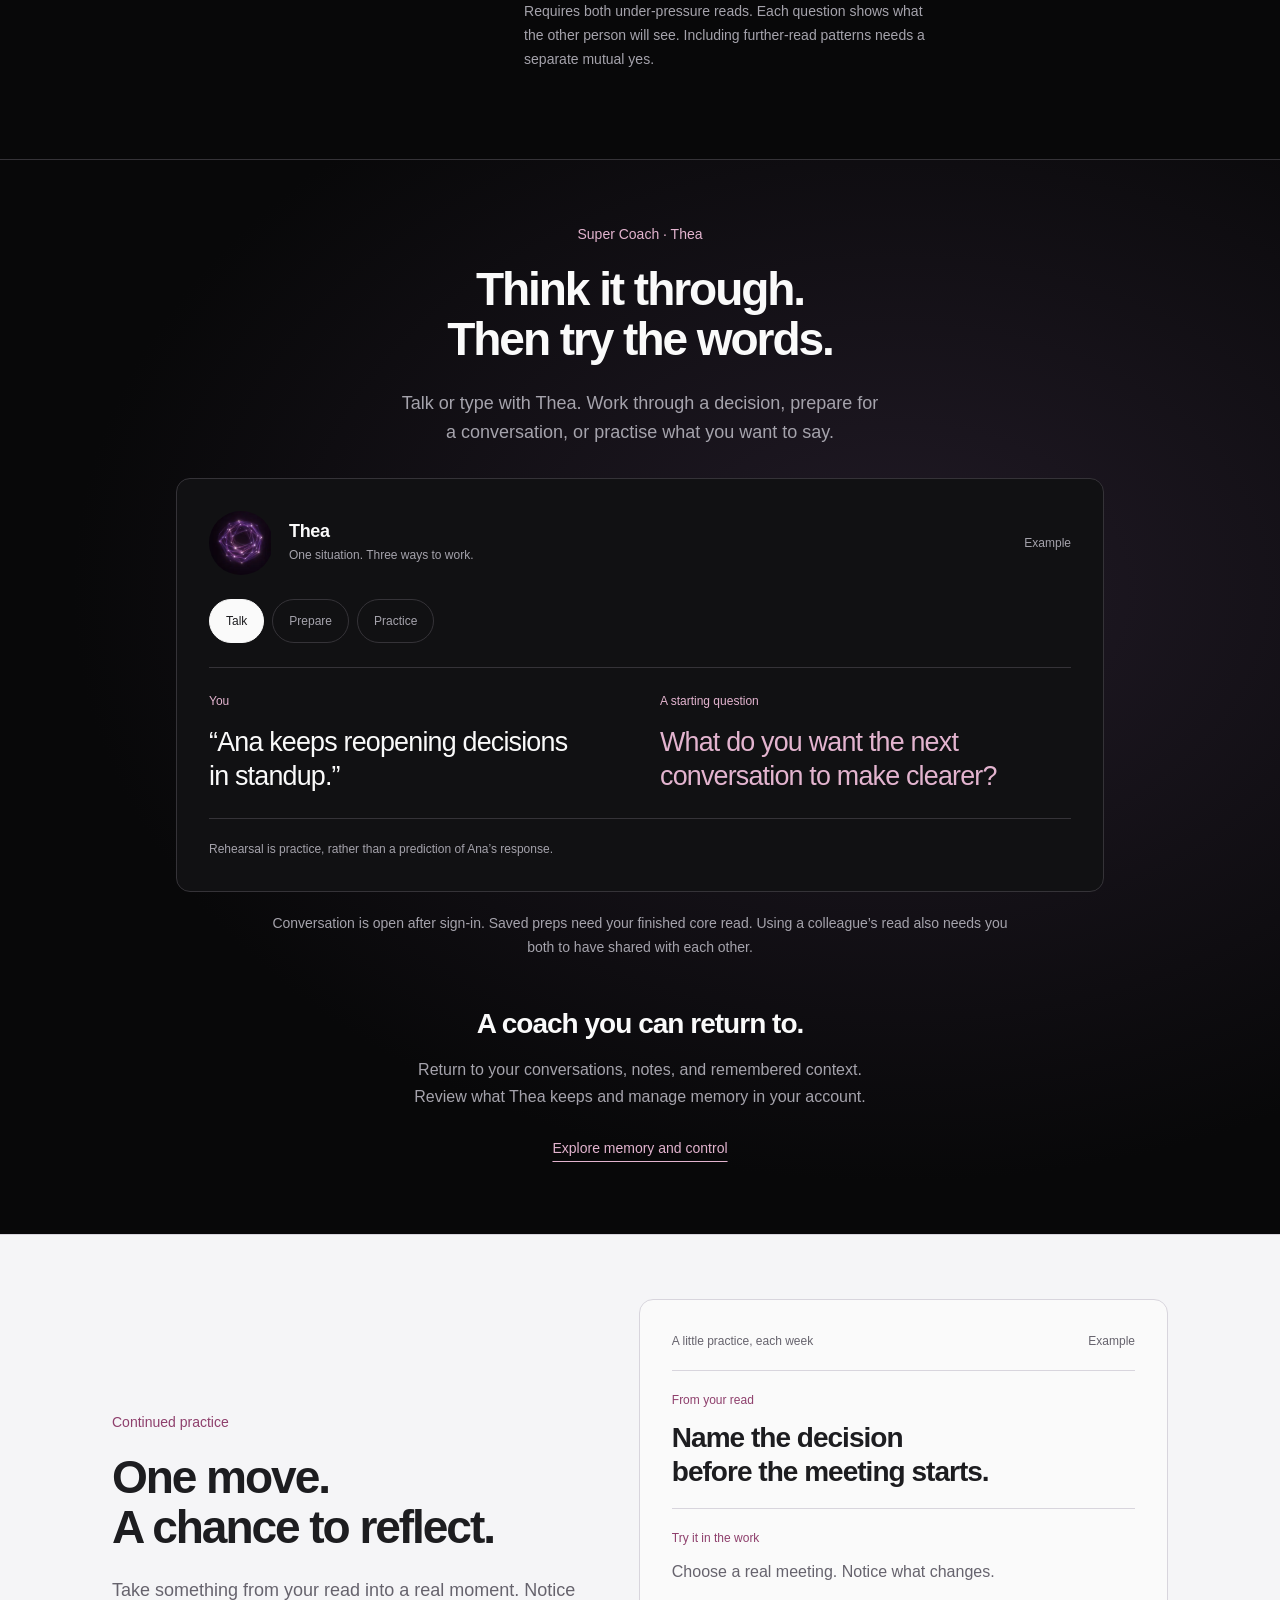
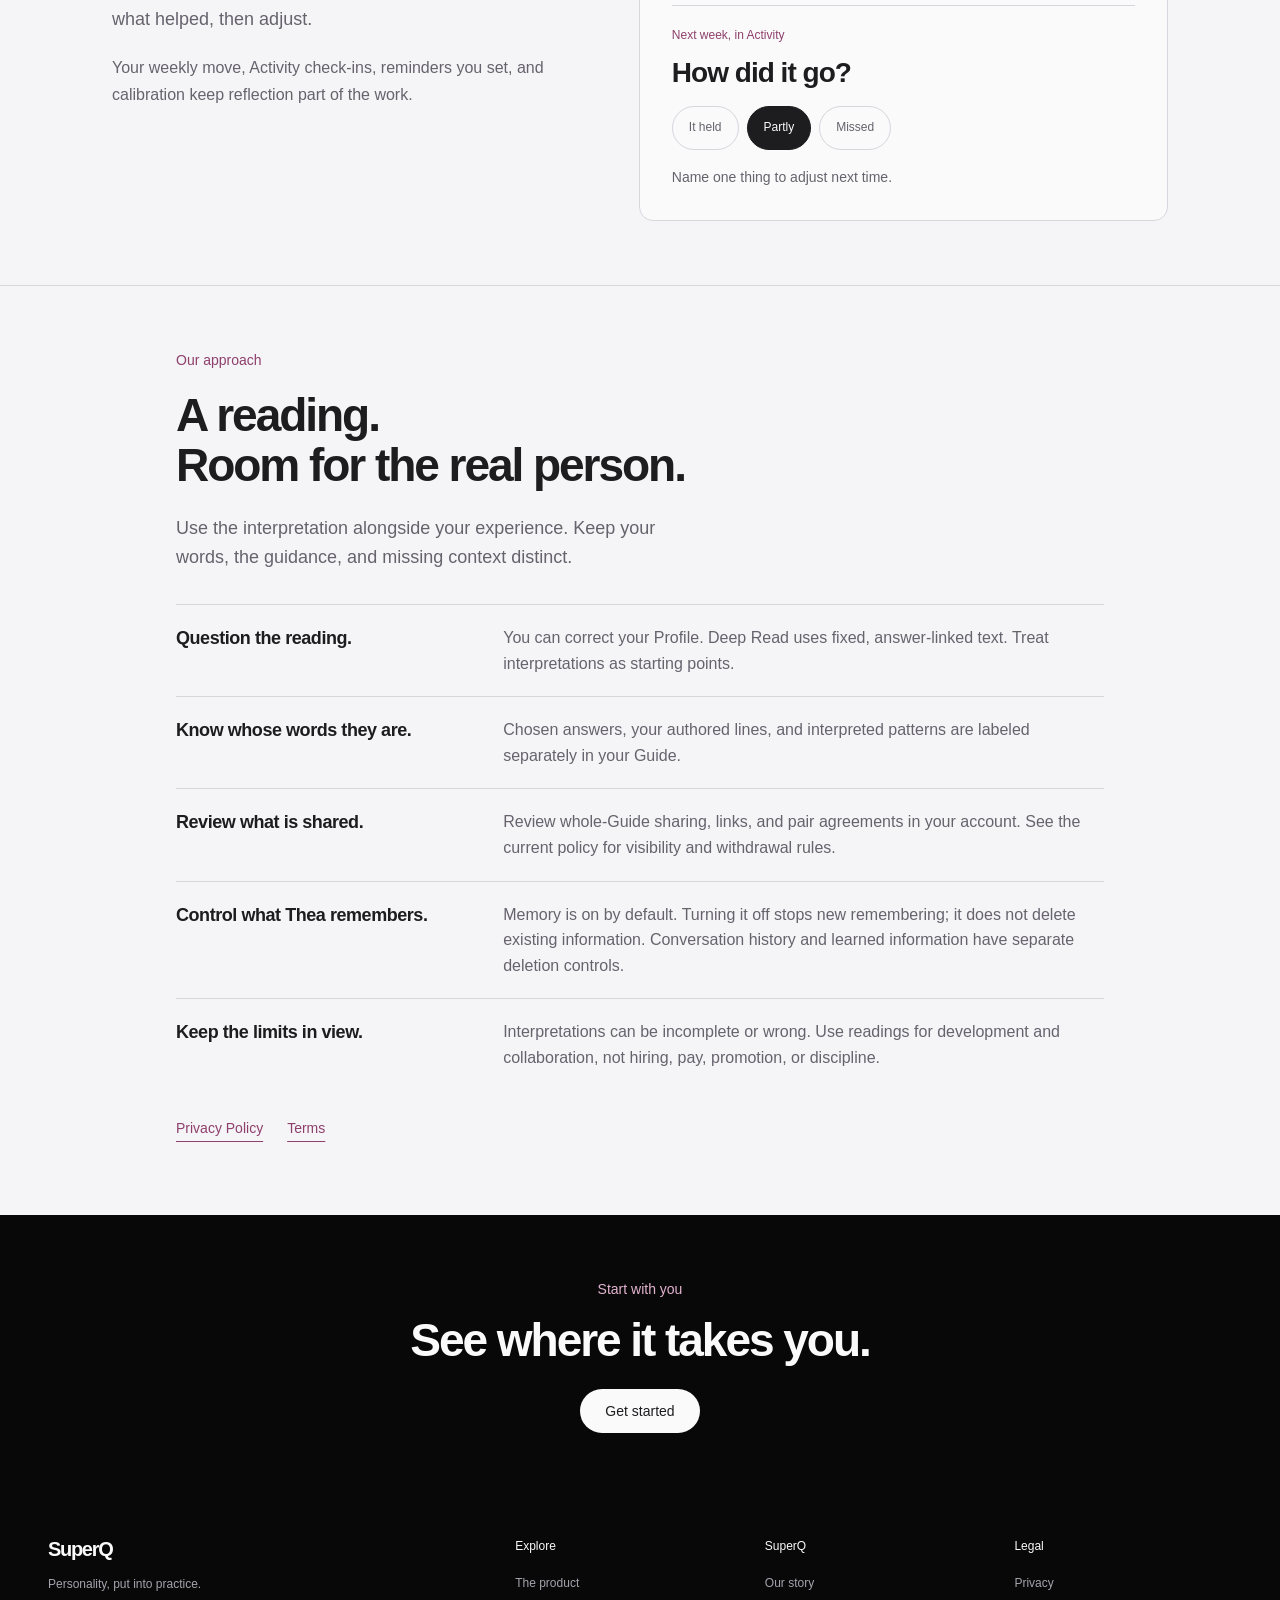
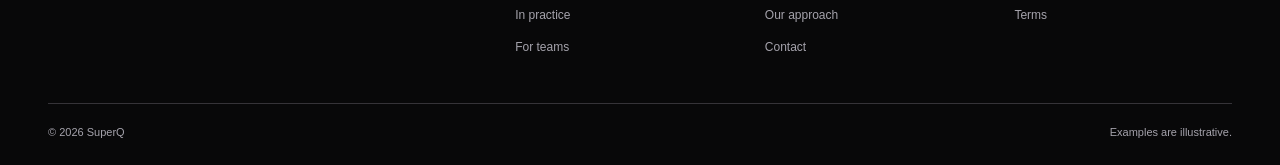
<file: features.html>
<!doctype html><html lang="en"><head><meta charset="utf-8"><meta name="viewport" content="width=device-width,initial-scale=1"><title>Features · SuperQ</title><meta name="description" content="Explore how SuperQ connects your answers, values, working guide, pair agreements and coaching with Thea.">
<link rel="canonical" href="https://superq.app/features.html"><link rel="icon" type="image/png" href="q.png"><link rel="apple-touch-icon" href="q.png"><meta property="og:type" content="website"><meta property="og:site_name" content="SuperQ"><meta property="og:title" content="Features · SuperQ"><meta property="og:description" content="Explore how SuperQ connects your answers, values, working guide, pair agreements and coaching with Thea."><meta property="og:url" content="https://superq.app/features.html"><meta property="og:image" content="https://superq.app/og-superq-v107.jpg"><meta property="og:image:alt" content="SuperQ. Behavioral intelligence. Made personal."><meta name="twitter:image" content="https://superq.app/og-superq-v107.jpg"><meta name="twitter:image:alt" content="SuperQ. Behavioral intelligence. Made personal."><meta property="og:image:width" content="1200"><meta property="og:image:height" content="630"><meta name="twitter:card" content="summary_large_image">














<link  rel="stylesheet" href="theme-v31.css?v=40"><link  rel="stylesheet" href="superq-v39.css?v=45"><link  rel="stylesheet" href="interior-v95.css?v=96"><link  rel="stylesheet" href="integration.css?v=5"></head><body class="interior-page"><a class="skip" href="#main">Skip to content</a><header class="header"><div class="wrap nav"><a class="wordmark" href="index.html?v=74" aria-label="SuperQ home">SuperQ</a><button class="menu" aria-expanded="false" aria-controls="navigation" aria-label="Open menu"><span class="menu-lines" aria-hidden="true"></span></button><nav id="navigation" aria-label="Main navigation"><div class="nav-links"><a href="index.html">Home</a><a href="how-it-works.html">How It Works</a><a href="use-cases.html">Use Cases</a><a href="features.html">Features</a><a href="about.html">About</a><a href="contact.html">Contact</a></div><div class="nav-actions"><a class="quiet" href="https://app.superq.app/">Sign in</a><a class="button small" href="https://app.superq.app/?view=signup">Get started</a></div></nav></div></header><main id="main">
<section class="f-entry" id="product" aria-labelledby="features-heading"><picture class="f-entry-art"><source srcset="./assets/features-entry-v94-768-CvrdGAsK.webp 768w, ./assets/features-entry-v94-1536-ChtEsUm_.webp 1536w" sizes="(min-width: 768px) 864px, 100vw" type="image/webp"><img src="./assets/features-entry-v94-1536-ChtEsUm_.webp" alt="" width="1536" height="1024" fetchpriority="high"></picture><div class="wrap f-entry-copy"><p class="eyebrow">Features</p><h1 id="features-heading">Step inside SuperQ.</h1><p class="f-lede">A closer look at yourself.<br>A new way to work together.</p><nav class="f-index" aria-labelledby="page-index-label"><p id="page-index-label">On this page</p><ul><li><a href="#read">Your read</a></li><li><a href="#deep-read">Deep Read</a></li><li><a href="#guide">Guide</a></li><li><a href="#pairs">Pairs</a></li><li><a href="#super-coach">Thea</a></li><li><a href="#practice">Practice</a></li><li><a href="#approach">Approach</a></li></ul></nav></div></section>
<section class="f-chapter" id="read" aria-labelledby="read-heading"><div class="wrap f-split"><div class="f-copy"><p class="eyebrow">Your starting point</p><h2 id="read-heading">Your answers.<br>A clearer picture.</h2><p class="f-lede">Start with 38 everyday situations. Your Profile brings together your strengths, their flip sides, and a move worth trying.</p><section class="f-read-types" aria-labelledby="read-types-heading"><h3 id="read-types-heading">Where the different reads fit</h3><dl><div><dt>Core read</dt><dd>Your first assessment and written Profile.</dd></div><div><dt>Under-pressure read</dt><dd>An optional 34-question read that refines your Profile. Required for a Pairs agreement.</dd></div><div><dt>Deep Read</dt><dd>A separate values exploration. Opens the personal lines you can write for your Guide.</dd></div></dl></section></div><article class="f-example f-profile" aria-labelledby="profile-example-heading"><div class="f-example-meta"><span>Your Profile</span><span>Example</span></div><h3 id="profile-example-heading">The Grounded Builder.</h3><p class="f-qualities">Curious · Steady · Thorough</p><div class="f-profile-interaction" id="example-blueprint-1"><h4 id="strength-hero-heading">Explore a strength and its flip side.</h4><p class="f-state-label" id="stage-kicker">At your best</p><div class="f-state-stack" id="pattern-content" aria-live="polite"><div class="f-state" data-pattern-state="baseline" aria-hidden="false"><p class="f-live-line">You do the research before deciding.</p><p class="f-support">A thoughtful decision starts with a clear picture.</p></div><div class="f-state" data-pattern-state="pressure" aria-hidden="true" inert><p class="f-live-line">You keep gathering facts after the moment to act.</p><p class="f-support">More certainty can come at the cost of momentum.</p></div><div class="f-state" data-pattern-state="apply" aria-hidden="true" inert><p class="f-live-line">Name what would be enough to make the call.</p><p class="f-support">Agree on the decision you need, and what can stay unknown.</p></div></div><div class="f-modes" role="group" aria-label="Explore the Profile example"><button type="button" id="baseline" data-profile-view="baseline" aria-pressed="true">The strength</button><button type="button" id="pressure" data-profile-view="pressure" aria-pressed="false">Under pressure</button><button type="button" id="apply-pattern" data-profile-view="apply" aria-pressed="false">A useful move</button></div></div><p class="f-example-note">Your answers and the interpretation are distinct. Your experience is the place to check the reading.</p></article></div></section>
<section class="f-chapter f-focus" id="deep-read" aria-labelledby="deep-read-heading"><div class="wrap"><header class="f-centered"><p class="eyebrow">Deep Read</p><h2 id="deep-read-heading">What matters to you.<br>When values pull apart.</h2><p class="f-lede">Twelve workplace situations. Choose what feels most and least like you, and explore the tradeoffs behind your choices.</p></header><article class="f-example f-values" aria-labelledby="values-example-heading"><header class="f-values-heading"><div class="f-example-meta"><span>A moment at work</span><span>Example</span></div><h3 id="values-example-heading">A deadline moves up two weeks.</h3></header><div class="f-values-body"><div class="f-values-choices"><p class="f-answer"><span>Most like me</span>I cut scope and tell people why.</p><p class="f-answer"><span>Least like me</span>I work nights to keep everything in.</p></div><div class="f-values-reading"><p class="f-label">An interpretation to check</p><blockquote>“Tell me what can slip,<br>and I’ll protect the rest.”</blockquote><p class="f-support">The reading returns to your chosen answers, with interpretations you can question.</p></div></div></article></div></section>
<section class="f-chapter" id="guide" aria-labelledby="guide-heading"><div class="wrap f-split"><div class="f-copy"><p class="eyebrow">Your Guide</p><h2 id="guide-heading">Make yourself<br>easier to work with.</h2><p class="f-lede">Give a colleague something they can use: how you work, what they might miss, and what helps when things get difficult.</p><p class="f-detail">After Deep Read, add seven lines in your own words. Chosen answers, authored lines, and interpreted patterns stay visibly distinct.</p><p class="f-requirement">Sharing applies to your Guide as a whole. Review its visibility through your account’s sharing controls.</p></div><div class="f-guide-stage"><picture class="f-guide-art"><source srcset="./assets/features-guide-v94-768-C9Og2bhU.webp 768w, ./assets/features-guide-v94-1536-Dz6L4MXD.webp 1536w" sizes="(min-width: 768px) 600px, 100vw" type="image/webp"><img src="./assets/features-guide-v94-768-C9Og2bhU.webp" alt="" width="1536" height="1024" loading="lazy"></picture><article class="f-example f-guide" aria-label="Example Guide for Sam"><div class="f-example-meta"><span>Working with Sam</span><span>Example</span></div><div class="f-guide-line"><p class="f-label">Chosen answer</p><p class="f-support">When it gets hard</p><blockquote>“Ask for a day to look at the numbers.”</blockquote></div><div class="f-guide-line"><p class="f-label">Written by Sam</p><p class="f-support">If things go sideways</p><blockquote>“I go quiet.<br>Ask me one direct question.”</blockquote></div><p class="f-example-note">Other Guide sections describe interpreted patterns, distinct from what Sam chose or wrote.</p></article></div></div></section>
<section class="f-chapter f-editorial" id="pairs" aria-labelledby="pairs-heading"><div class="wrap f-reading"><header class="f-copy"><p class="eyebrow">Pairs</p><h2 id="pairs-heading">Understand your differences.<br>Find a way forward.</h2><p class="f-lede">See where your working styles align and differ. Then agree on how to work together.</p></header><ol class="f-editorial-rows"><li><h3>Start with understanding.</h3><div><p>A pair read brings your working styles into view, side by side.</p><p class="f-requirement">For colleagues in the same workspace. Both complete the core read and agree before a pair read is written. Opening a read is recorded for both people.</p></div></li><li><h3>Build an agreement.</h3><div><p>Answer 25 questions each about how you work together. Private reads lead to a shared card and clauses you can both sign.</p><p class="f-requirement">Requires both under-pressure reads. Each question shows what the other person will see. Including further-read patterns needs a separate mutual yes.</p></div></li></ol></div></section>
<section class="f-chapter f-coach" id="super-coach" aria-labelledby="thea-heading"><div class="wrap"><header class="f-centered"><p class="eyebrow">Super Coach · Thea</p><h2 id="thea-heading">Think it through.<br>Then try the words.</h2><p class="f-lede">Talk or type with Thea. Work through a decision, prepare for a conversation, or practise what you want to say.</p></header><article class="f-example f-coach-example" aria-label="Coaching conversation example"><header class="f-coach-identity"><img src="[data-uri]" width="64" height="64" alt="" loading="lazy"><div><h3>Thea</h3><p class="f-support">One situation. Three ways to work.</p></div><span class="f-label">Example</span></header><div class="f-modes" role="group" aria-label="Coaching example mode"><button type="button" data-coach-view="talk" aria-pressed="true">Talk</button><button type="button" data-coach-view="prep" aria-pressed="false">Prepare</button><button type="button" data-coach-view="practice" aria-pressed="false">Practice</button></div><div class="f-coach-states" aria-live="polite"><div class="f-coach-mode" id="coach-talk" data-coach-state="talk" aria-hidden="false"><div><p class="f-label">You</p><p class="f-live-line">“Ana keeps reopening decisions in standup.”</p></div><div><p class="f-label">A starting question</p><p class="f-live-line f-reply">What do you want the next conversation to make clearer?</p></div></div><div class="f-coach-mode" id="coach-prep" data-coach-state="prep" aria-hidden="true" inert><div><p class="f-label">Open with</p><p class="f-live-line">“Can we agree where decisions get made, so standup stays short?”</p></div><div><p class="f-label">The approach</p><p class="f-live-line f-reply">Lead with the shared goal, then name one specific example.</p></div></div><div class="f-coach-mode" id="coach-practice" data-coach-state="practice" aria-hidden="true" inert><div><p class="f-label">Thea, playing Ana</p><p class="f-live-line">“I thought we were still discussing it…”</p></div><div><p class="f-label">After the rehearsal</p><p class="f-live-line f-reply">How was that? What did you notice?</p></div></div></div><p class="f-example-note">Rehearsal is practice, rather than a prediction of Ana’s response.</p></article><p class="f-coach-requirement">Conversation is open after sign-in. Saved preps need your finished core read. Using a colleague’s read also needs you both to have shared with each other.</p><section class="f-memory" aria-labelledby="coach-memory-heading"><h3 id="coach-memory-heading">A coach you can return to.</h3><p>Return to your conversations, notes, and remembered context. Review what Thea keeps and manage memory in your account.</p><a href="#approach">Explore memory and control</a></section></div></section>
<section class="f-chapter f-light" id="practice" aria-labelledby="practice-heading"><div class="wrap f-split"><div class="f-copy"><p class="eyebrow">Continued practice</p><h2 id="practice-heading">One move.<br>A chance to reflect.</h2><p class="f-lede">Take something from your read into a real moment. Notice what helped, then adjust.</p><p class="f-detail">Your weekly move, Activity check-ins, reminders you set, and calibration keep reflection part of the work.</p></div><article class="f-example f-practice" aria-label="Weekly practice example"><div class="f-example-meta"><span>A little practice, each week</span><span>Example</span></div><ol><li><p class="f-label">From your read</p><h3>Name the decision before the meeting starts.</h3></li><li><p class="f-label">Try it in the work</p><p>Choose a real meeting. Notice what changes.</p></li><li><p class="f-label">Next week, in Activity</p><h3>How did it go?</h3><div class="f-modes" role="group" aria-label="Try an example reflection"><button type="button" data-reflection="held" aria-pressed="false">It held</button><button type="button" data-reflection="partly" aria-pressed="true">Partly</button><button type="button" data-reflection="missed" aria-pressed="false">Missed</button></div><div class="f-reflection-stack" aria-live="polite"><p data-reflection-state="held" aria-hidden="true" inert>Keep the move. Notice where else it could help.</p><p data-reflection-state="partly" aria-hidden="false">Name one thing to adjust next time.</p><p data-reflection-state="missed" aria-hidden="true" inert>What would fit the situation better?</p></div></li></ol></article></div></section>
<section class="f-chapter f-light f-approach" id="approach" aria-labelledby="approach-heading"><div class="wrap f-reading"><header class="f-copy"><p class="eyebrow">Our approach</p><h2 id="approach-heading">A reading.<br>Room for the real person.</h2><p class="f-lede">Use the interpretation alongside your experience. Keep your words, the guidance, and missing context distinct.</p></header><div class="f-editorial-rows"><article><h3>Question the reading.</h3><p>You can correct your Profile. Deep Read uses fixed, answer-linked text. Treat interpretations as starting points.</p></article><article><h3>Know whose words they are.</h3><p>Chosen answers, your authored lines, and interpreted patterns are labeled separately in your Guide.</p></article><article><h3>Review what is shared.</h3><p>Review whole-Guide sharing, links, and pair agreements in your account. See the current policy for visibility and withdrawal rules.</p></article><article><h3>Control what Thea remembers.</h3><p>Memory is on by default. Turning it off stops new remembering; it does not delete existing information. Conversation history and learned information have separate deletion controls.</p></article><article><h3>Keep the limits in view.</h3><p>Interpretations can be incomplete or wrong. Use readings for development and collaboration, not hiring, pay, promotion, or discipline.</p></article></div><div class="f-policy-links"><a href="https://superq.app/privacy/" target="_blank" rel="noopener">Privacy Policy</a><a href="https://superq.app/terms/" target="_blank" rel="noopener">Terms</a></div></div></section>
<section class="f-close"><div class="wrap"><p class="eyebrow">Start with you</p><h2>See where it takes you.</h2><a class="button" href="https://app.superq.app/?view=signup">Get started</a></div></section></main><footer><div class="wrap footer-grid"><div class="footer-brand"><a class="wordmark" href="index.html?v=74">SuperQ</a><p>Personality, put into practice.</p></div><div><p class="eyebrow">Explore</p><a href="features.html#product">The product</a><a href="use-cases.html">In practice</a><a href="how-it-works.html#relational-os">For teams</a></div><div><p class="eyebrow">SuperQ</p><a href="about.html#story">Our story</a><a href="features.html#approach">Our approach</a><a href="contact.html">Contact</a></div><div><p class="eyebrow">Legal</p><a href="https://superq.app/privacy/" target="_blank" rel="noopener">Privacy</a><a href="https://superq.app/terms/" target="_blank" rel="noopener">Terms</a></div></div><div class="wrap footer-bottom"><p>© 2026 SuperQ</p><p>Examples are illustrative.</p></div></footer><script src="site-pages.js?v=79"></script><script src="features-v94.js?v=94"></script></body></html>
</file>
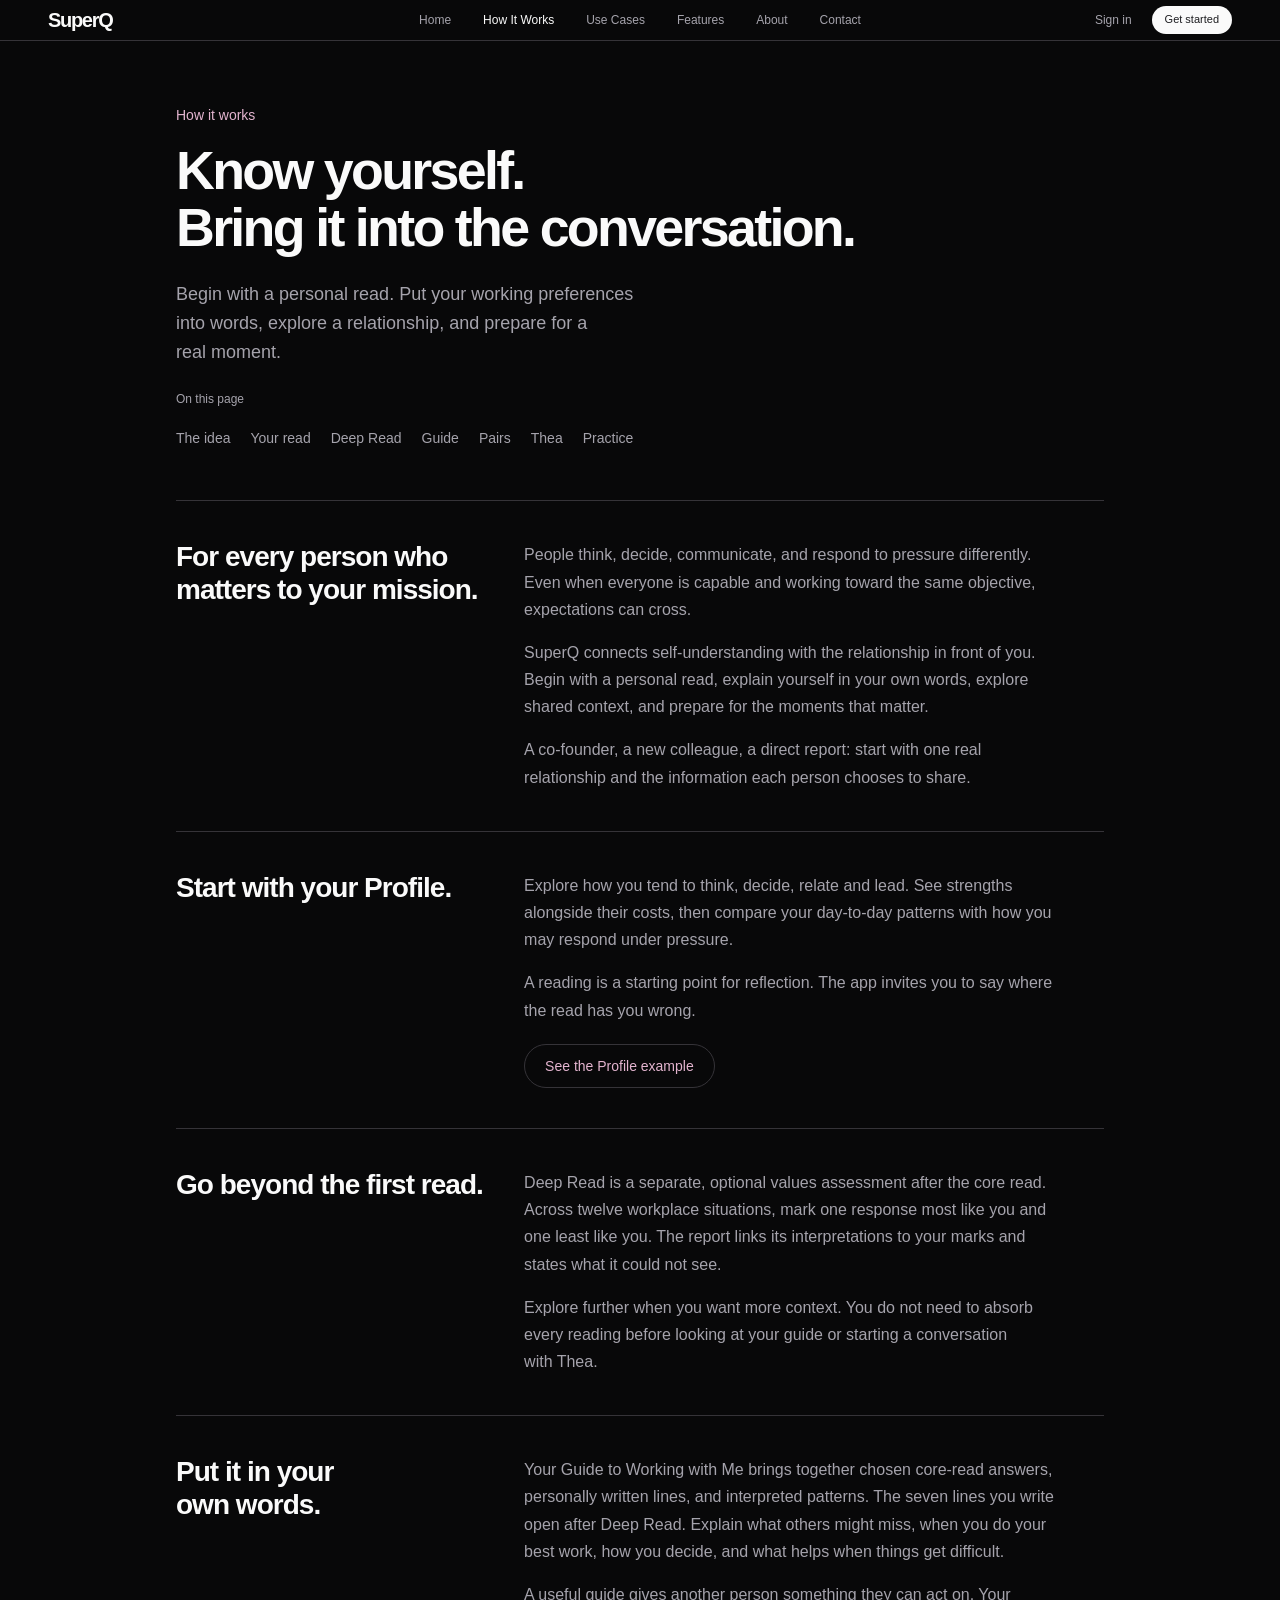
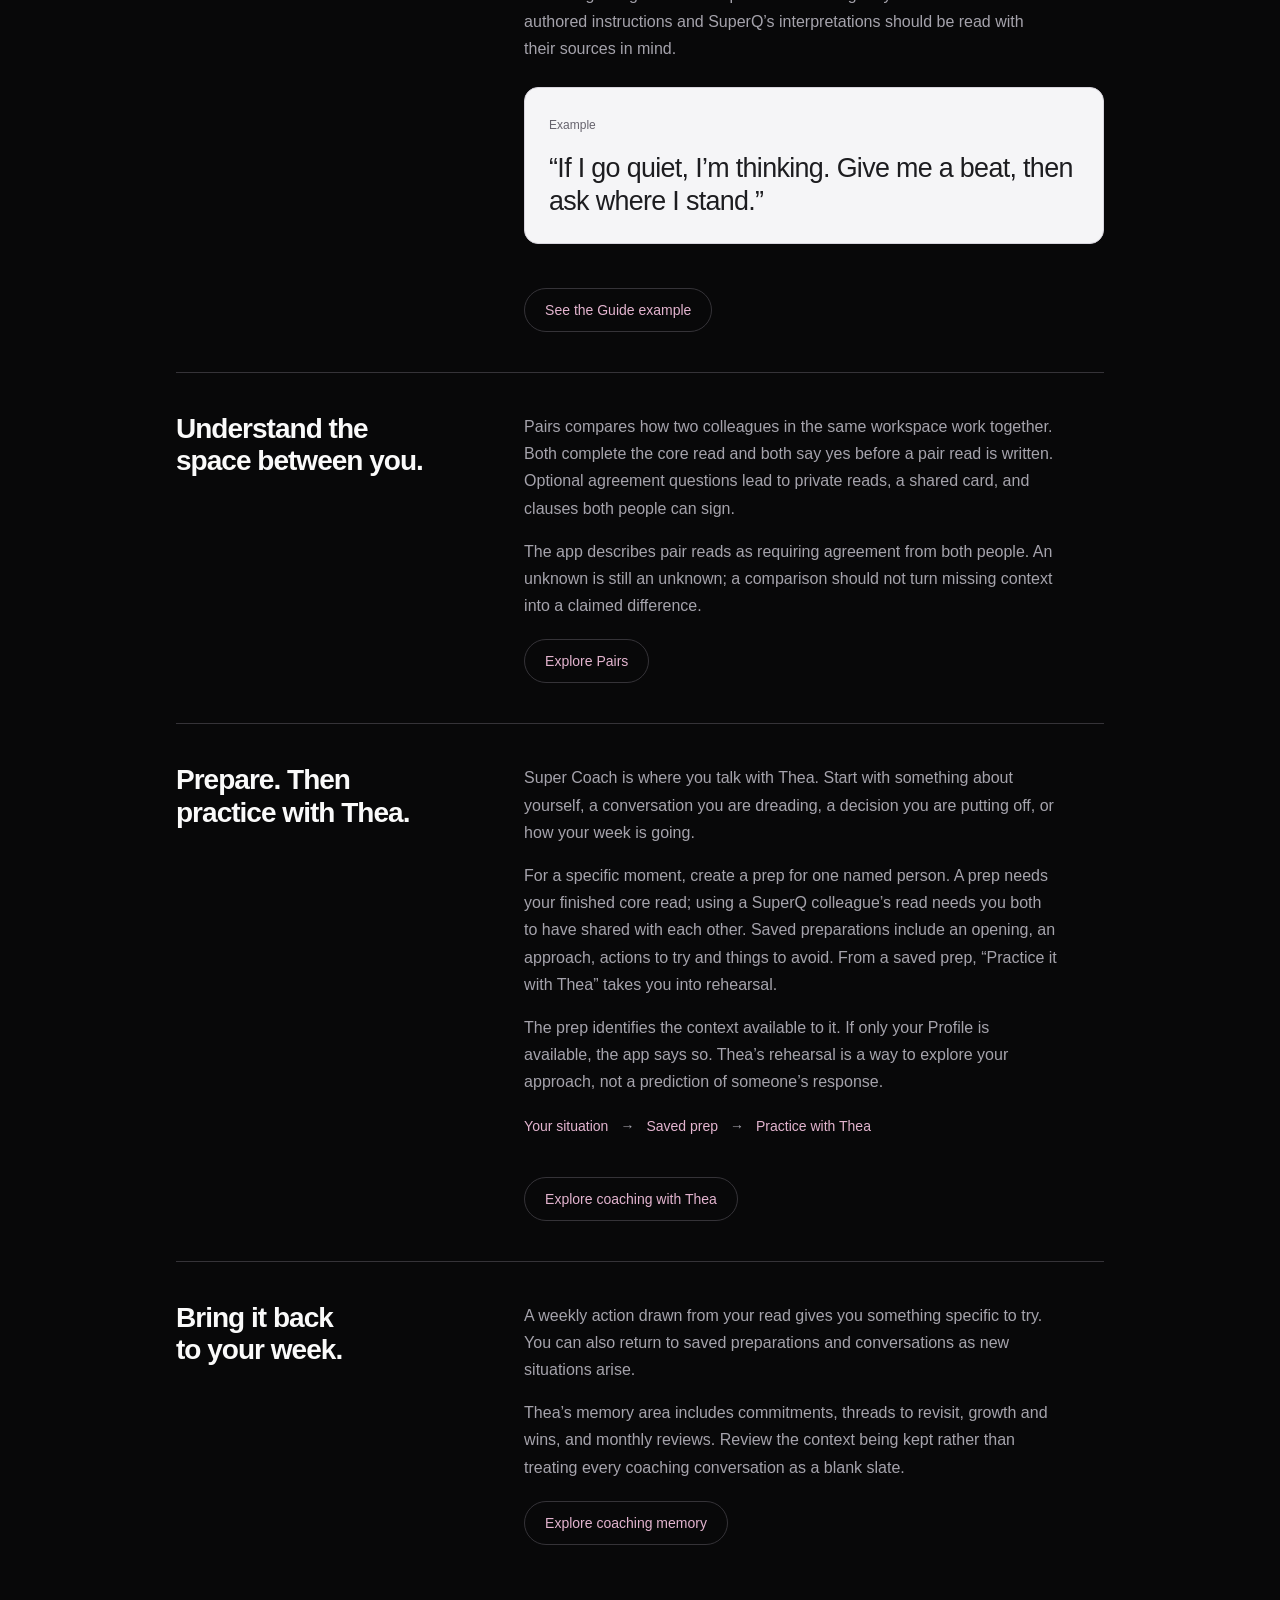
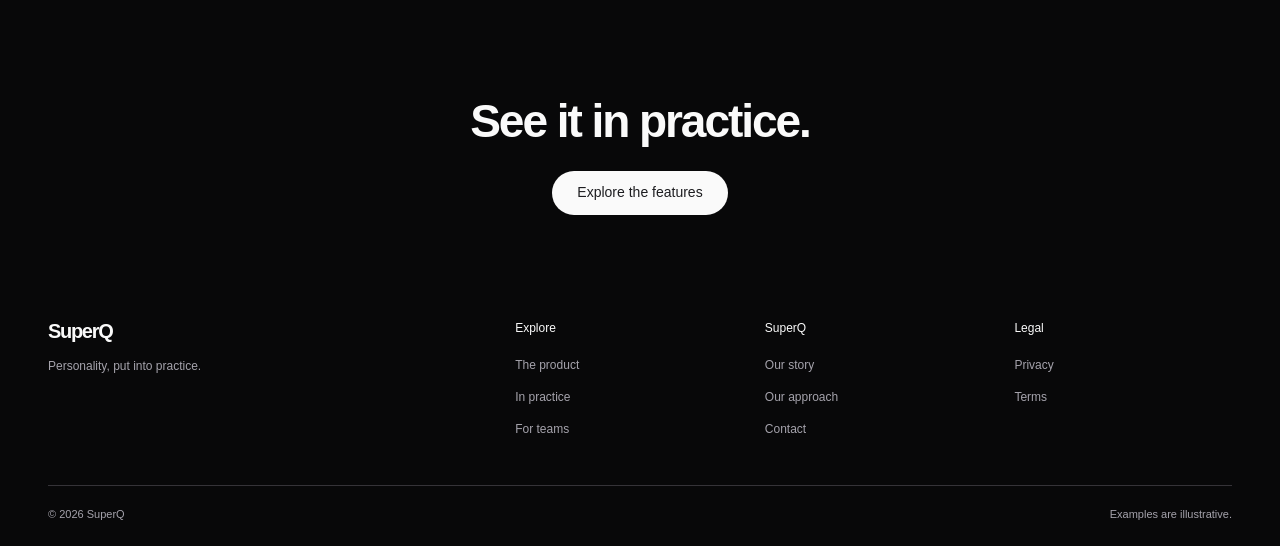
<file: how-it-works.html>
<!doctype html><html lang="en"><head><meta charset="utf-8"><meta name="viewport" content="width=device-width,initial-scale=1"><title>How It Works · SuperQ</title><meta name="description" content="How SuperQ connects a personal read, working preferences, shared context and coaching with Thea.">
<link rel="canonical" href="https://superq.app/how-it-works.html"><link rel="icon" type="image/png" href="q.png"><link rel="apple-touch-icon" href="q.png"><meta property="og:type" content="website"><meta property="og:site_name" content="SuperQ"><meta property="og:title" content="How It Works · SuperQ"><meta property="og:description" content="How SuperQ connects a personal read, working preferences, shared context and coaching with Thea."><meta property="og:url" content="https://superq.app/how-it-works.html"><meta property="og:image" content="https://superq.app/og-superq-v107.jpg"><meta property="og:image:alt" content="SuperQ. Behavioral intelligence. Made personal."><meta name="twitter:image" content="https://superq.app/og-superq-v107.jpg"><meta name="twitter:image:alt" content="SuperQ. Behavioral intelligence. Made personal."><meta property="og:image:width" content="1200"><meta property="og:image:height" content="630"><meta name="twitter:card" content="summary_large_image"><link  rel="stylesheet" href="theme-v31.css?v=40"><link  rel="stylesheet" href="superq-v39.css?v=45"><link  rel="stylesheet" href="interior-v95.css?v=95"><link  rel="stylesheet" href="integration.css?v=5"></head><body class="interior-page secondary-page s-how-it-works"><a class="skip" href="#main">Skip to content</a><header class="header"><div class="wrap nav"><a class="wordmark" href="index.html?v=74" aria-label="SuperQ home">SuperQ</a><button class="menu" aria-expanded="false" aria-controls="navigation" aria-label="Open menu"><span class="menu-lines" aria-hidden="true"></span></button><nav id="navigation" aria-label="Main navigation"><div class="nav-links"><a href="index.html">Home</a><a href="how-it-works.html">How It Works</a><a href="use-cases.html">Use Cases</a><a href="features.html">Features</a><a href="about.html">About</a><a href="contact.html">Contact</a></div><div class="nav-actions"><a class="quiet" href="https://app.superq.app/">Sign in</a><a class="button small" href="https://app.superq.app/?view=signup">Get started</a></div></nav></div></header><main id="main"><section class="s-hero"><div class="wrap f-reading"><p class="eyebrow">How it works</p><h1>Know yourself.<br>Bring it into the conversation.</h1><p class="f-lede">Begin with a personal read. Put your working preferences into words, explore a relationship, and prepare for a real moment.</p><nav class="s-index" aria-label="On this page"><p>On this page</p><ul><li><a href="#relational-os">The idea</a></li><li><a href="#profile">Your read</a></li><li><a href="#deep-read">Deep Read</a></li><li><a href="#guide">Guide</a></li><li><a href="#pairs">Pairs</a></li><li><a href="#coach">Thea</a></li><li><a href="#practice">Practice</a></li></ul></nav></div></section><div class="s-process"><div class="wrap f-reading"><section class="s-process-row" id="relational-os" aria-labelledby="relational-os-title"><h2 id="relational-os-title">For every person who matters to your mission.</h2><div class="s-prose"><p>People think, decide, communicate, and respond to pressure differently. Even when everyone is capable and working toward the same objective, expectations can cross.</p><p>SuperQ connects self-understanding with the relationship in front of you. Begin with a personal read, explain yourself in your own words, explore shared context, and prepare for the moments that matter.</p><p>A co-founder, a new colleague, a direct report: start with one real relationship and the information each person chooses to share.</p></div></section><section class="s-process-row" id="profile" aria-labelledby="profile-title"><h2 id="profile-title">Start with your Profile.</h2><div class="s-prose"><p>Explore how you tend to think, decide, relate and lead. See strengths alongside their costs, then compare your day-to-day patterns with how you may respond under pressure.</p><p>A reading is a starting point for reflection. The app invites you to say where the read has you wrong.</p><a class="s-learn" href="features.html#read">See the Profile example</a></div></section><section class="s-process-row" id="deep-read" aria-labelledby="deep-read-title"><h2 id="deep-read-title">Go beyond the first read.</h2><div class="s-prose"><p>Deep Read is a separate, optional values assessment after the core read. Across twelve workplace situations, mark one response most like you and one least like you. The report links its interpretations to your marks and states what it could not see.</p><p>Explore further when you want more context. You do not need to absorb every reading before looking at your guide or starting a conversation with Thea.</p></div></section><section class="s-process-row" id="guide" aria-labelledby="guide-title"><h2 id="guide-title">Put it in your own words.</h2><div class="s-prose"><p>Your Guide to Working with Me brings together chosen core-read answers, personally written lines, and interpreted patterns. The seven lines you write open after Deep Read. Explain what others might miss, when you do your best work, how you decide, and what helps when things get difficult.</p><p>A useful guide gives another person something they can act on. Your authored instructions and SuperQ’s interpretations should be read with their sources in mind.</p><div class="s-inline-example f-example"><span class="badge">Example</span><blockquote>“If I go quiet, I’m thinking. Give me a beat, then ask where I stand.”</blockquote></div><a class="s-learn" href="features.html#guide">See the Guide example</a></div></section><section class="s-process-row" id="pairs" aria-labelledby="pairs-title"><h2 id="pairs-title">Understand the space between you.</h2><div class="s-prose"><p>Pairs compares how two colleagues in the same workspace work together. Both complete the core read and both say yes before a pair read is written. Optional agreement questions lead to private reads, a shared card, and clauses both people can sign.</p><p>The app describes pair reads as requiring agreement from both people. An unknown is still an unknown; a comparison should not turn missing context into a claimed difference.</p><a class="s-learn" href="features.html#pairs">Explore Pairs</a></div></section><section class="s-process-row" id="coach" aria-labelledby="coach-title"><h2 id="coach-title">Prepare. Then practice with Thea.</h2><div class="s-prose"><p>Super Coach is where you talk with Thea. Start with something about yourself, a conversation you are dreading, a decision you are putting off, or how your week is going.</p><p>For a specific moment, create a prep for one named person. A prep needs your finished core read; using a SuperQ colleague’s read needs you both to have shared with each other. Saved preparations include an opening, an approach, actions to try and things to avoid. From a saved prep, “Practice it with Thea” takes you into rehearsal.</p><p>The prep identifies the context available to it. If only your Profile is available, the app says so. Thea’s rehearsal is a way to explore your approach, not a prediction of someone’s response.</p><div class="s-flow" aria-label="Preparation sequence"><span>Your situation</span><span>Saved prep</span><span>Practice with Thea</span></div><a class="s-learn" href="features.html#super-coach">Explore coaching with Thea</a></div></section><section class="s-process-row" id="practice" aria-labelledby="practice-title"><h2 id="practice-title">Bring it back to your week.</h2><div class="s-prose"><p>A weekly action drawn from your read gives you something specific to try. You can also return to saved preparations and conversations as new situations arise.</p><p>Thea’s memory area includes commitments, threads to revisit, growth and wins, and monthly reviews. Review the context being kept rather than treating every coaching conversation as a blank slate.</p><a class="s-learn" href="features.html#approach">Explore coaching memory</a></div></section></div></div><section class="f-close"><div class="wrap"><h2>See it in practice.</h2><a class="button" href="features.html">Explore the features</a></div></section></main><footer><div class="wrap footer-grid"><div class="footer-brand"><a class="wordmark" href="index.html?v=74">SuperQ</a><p>Personality, put into practice.</p></div><div><p class="eyebrow">Explore</p><a href="features.html#product">The product</a><a href="use-cases.html">In practice</a><a href="how-it-works.html#relational-os">For teams</a></div><div><p class="eyebrow">SuperQ</p><a href="about.html#story">Our story</a><a href="features.html#approach">Our approach</a><a href="contact.html">Contact</a></div><div><p class="eyebrow">Legal</p><a href="https://superq.app/privacy/" target="_blank" rel="noopener">Privacy</a><a href="https://superq.app/terms/" target="_blank" rel="noopener">Terms</a></div></div><div class="wrap footer-bottom"><p>© 2026 SuperQ</p><p>Examples are illustrative.</p></div></footer><script src="site-pages.js?v=79"></script><script src="interior-pages-v95.js?v=95"></script></body></html>
</file>
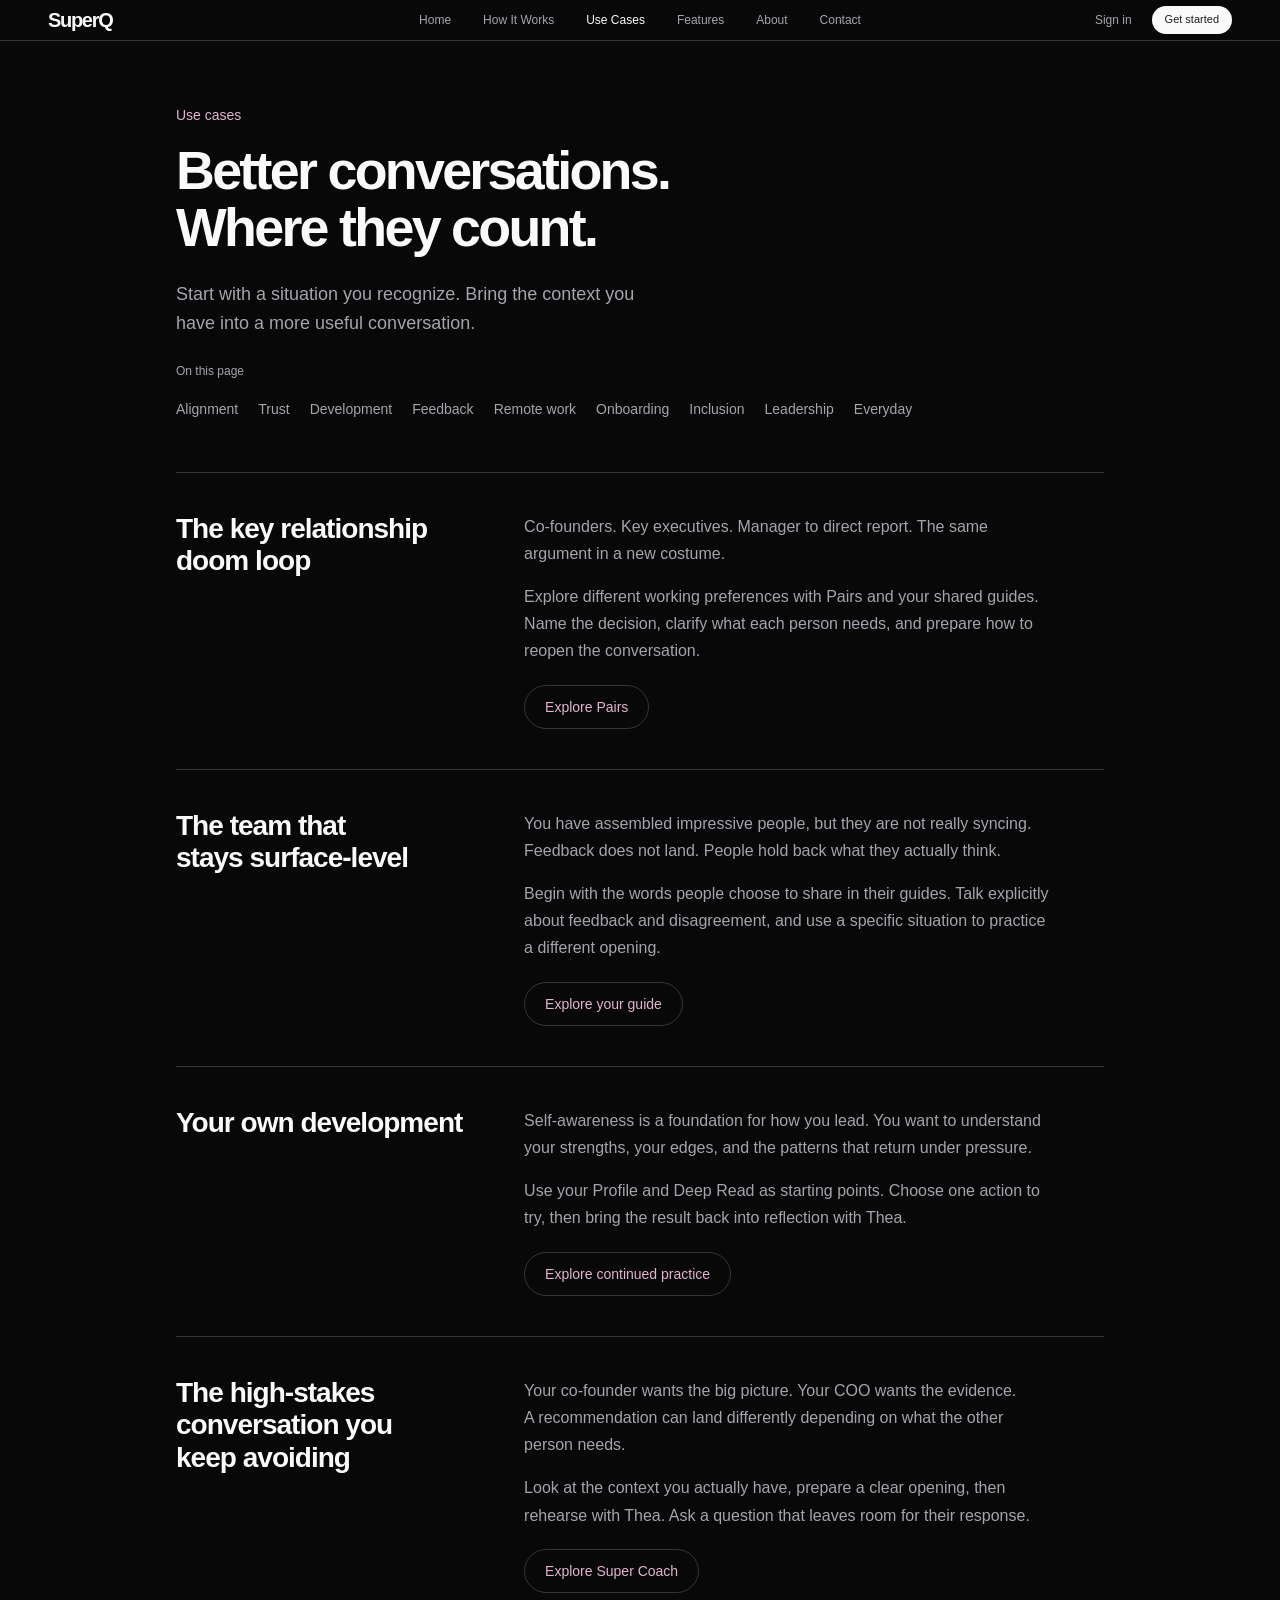
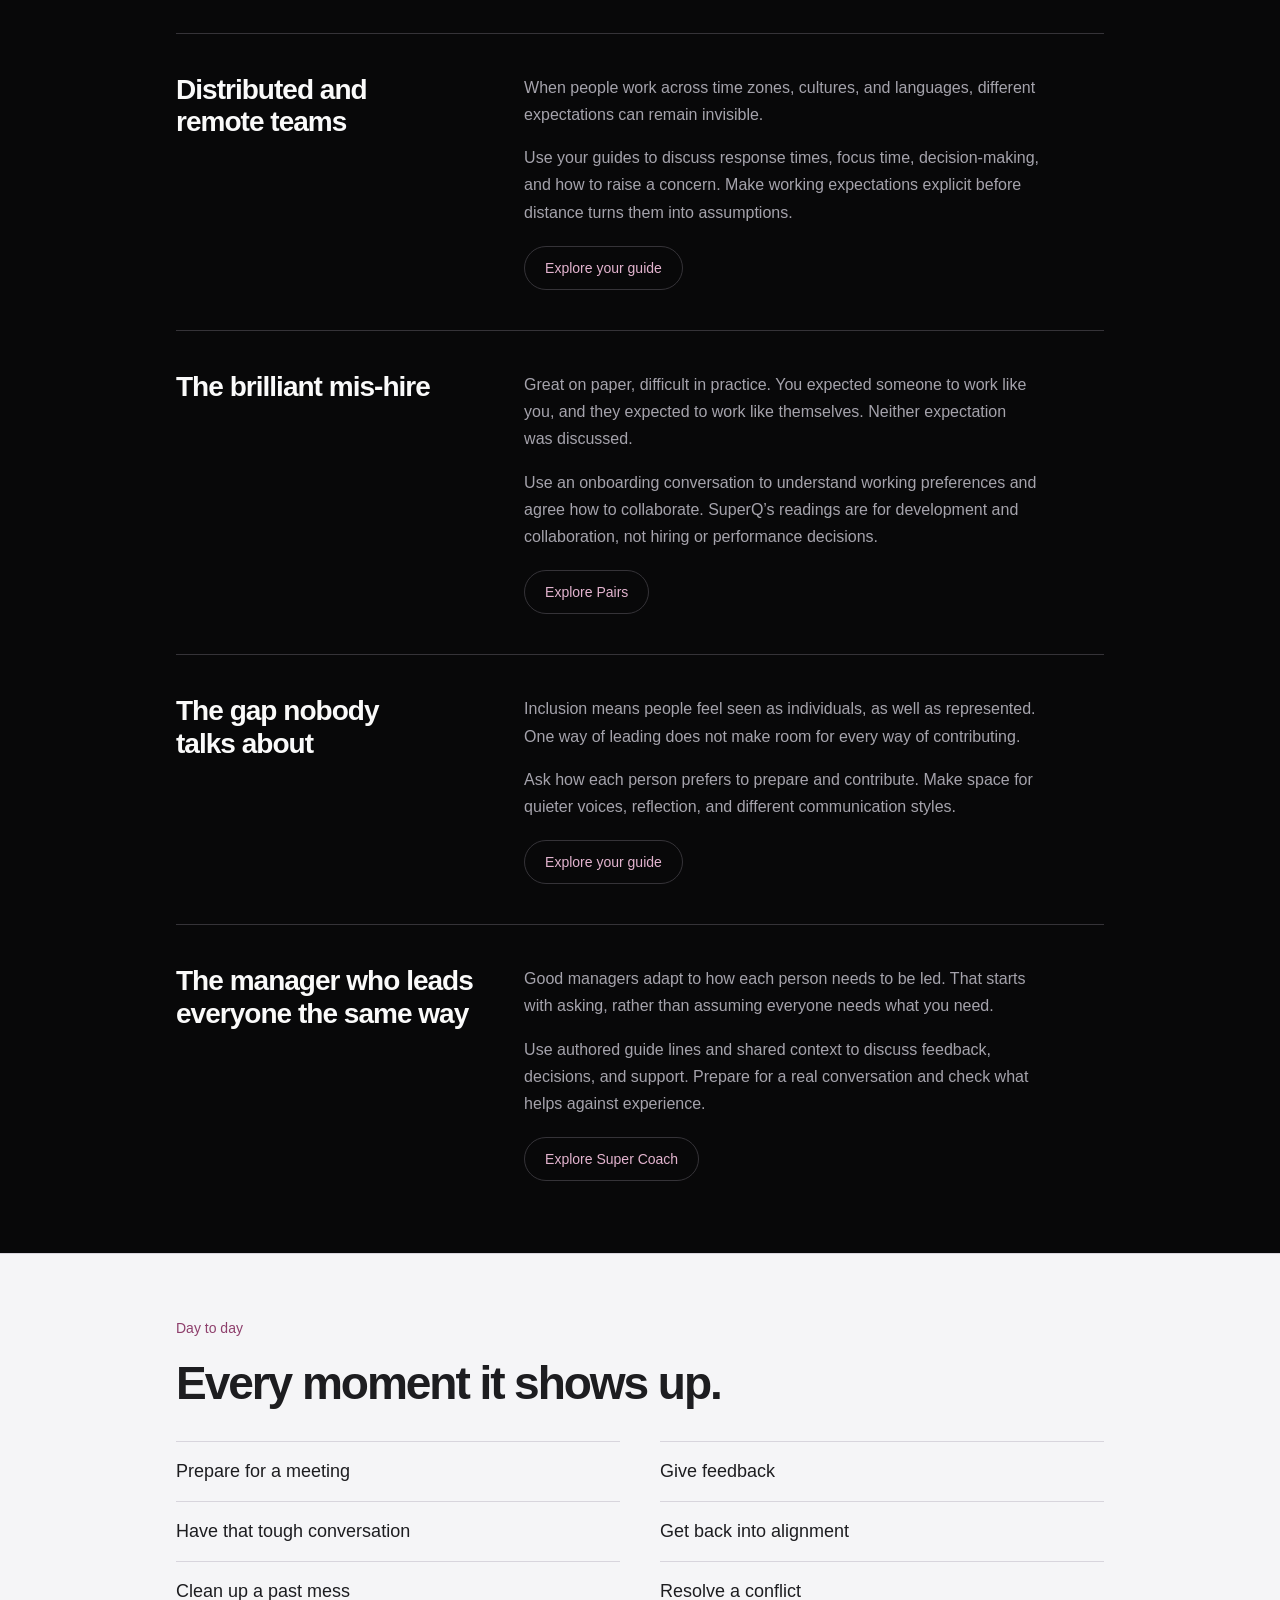
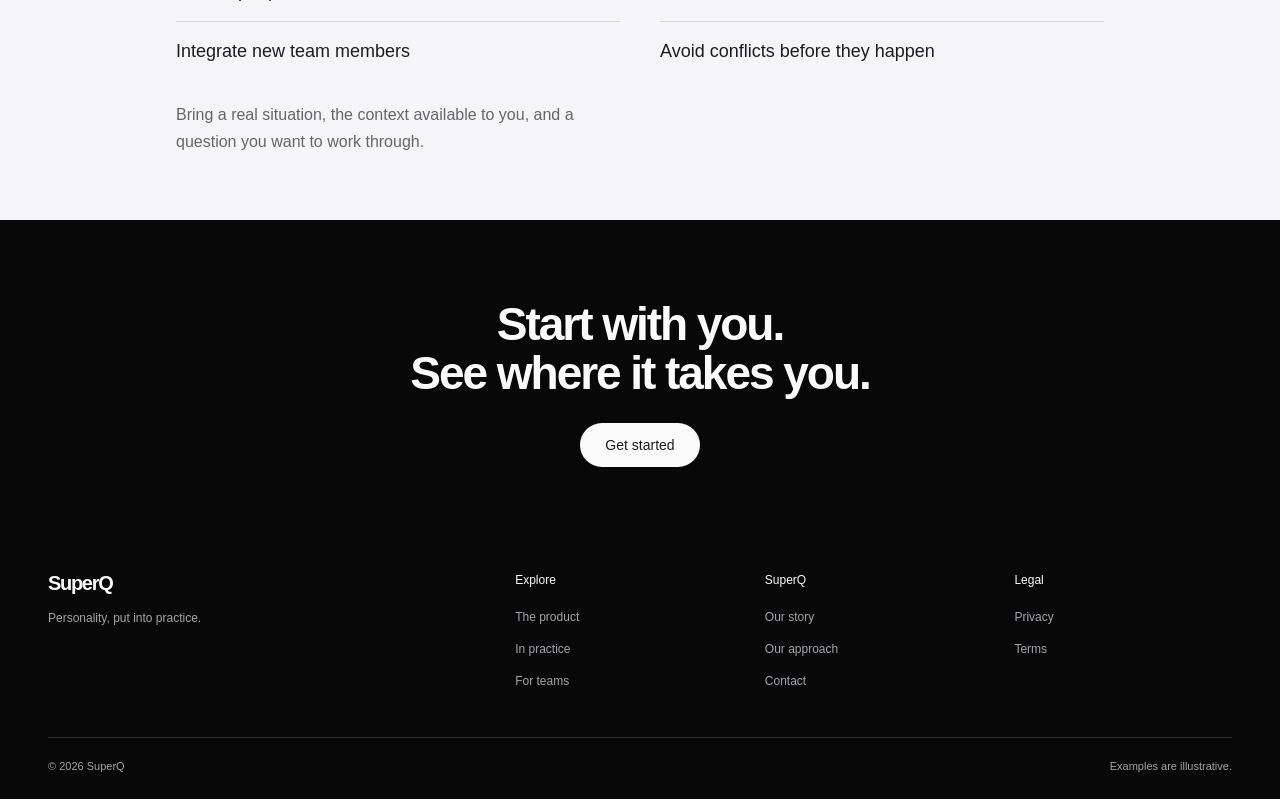
<file: use-cases.html>
<!doctype html><html lang="en"><head><meta charset="utf-8"><meta name="viewport" content="width=device-width,initial-scale=1"><title>Use Cases · SuperQ</title><meta name="description" content="Explore situations where SuperQ can support self-understanding, shared working preferences and better conversations.">
<link rel="canonical" href="https://superq.app/use-cases.html"><link rel="icon" type="image/png" href="q.png"><link rel="apple-touch-icon" href="q.png"><meta property="og:type" content="website"><meta property="og:site_name" content="SuperQ"><meta property="og:title" content="Use Cases · SuperQ"><meta property="og:description" content="Explore situations where SuperQ can support self-understanding, shared working preferences and better conversations."><meta property="og:url" content="https://superq.app/use-cases.html"><meta property="og:image" content="https://superq.app/og-superq-v107.jpg"><meta property="og:image:alt" content="SuperQ. Behavioral intelligence. Made personal."><meta name="twitter:image" content="https://superq.app/og-superq-v107.jpg"><meta name="twitter:image:alt" content="SuperQ. Behavioral intelligence. Made personal."><meta property="og:image:width" content="1200"><meta property="og:image:height" content="630"><meta name="twitter:card" content="summary_large_image"><link  rel="stylesheet" href="theme-v31.css?v=40"><link  rel="stylesheet" href="superq-v39.css?v=45"><link  rel="stylesheet" href="interior-v95.css?v=95"><link  rel="stylesheet" href="integration.css?v=5"></head><body class="interior-page secondary-page s-use-cases"><a class="skip" href="#main">Skip to content</a><header class="header"><div class="wrap nav"><a class="wordmark" href="index.html?v=74" aria-label="SuperQ home">SuperQ</a><button class="menu" aria-expanded="false" aria-controls="navigation" aria-label="Open menu"><span class="menu-lines" aria-hidden="true"></span></button><nav id="navigation" aria-label="Main navigation"><div class="nav-links"><a href="index.html">Home</a><a href="how-it-works.html">How It Works</a><a href="use-cases.html">Use Cases</a><a href="features.html">Features</a><a href="about.html">About</a><a href="contact.html">Contact</a></div><div class="nav-actions"><a class="quiet" href="https://app.superq.app/">Sign in</a><a class="button small" href="https://app.superq.app/?view=signup">Get started</a></div></nav></div></header><main id="main"><section class="s-hero"><div class="wrap f-reading"><p class="eyebrow">Use cases</p><h1>Better conversations.<br>Where they count.</h1><p class="f-lede">Start with a situation you recognize. Bring the context you have into a more useful conversation.</p><nav class="s-index" aria-label="On this page"><p>On this page</p><ul><li><a href="#alignment">Alignment</a></li><li><a href="#surface-level">Trust</a></li><li><a href="#development">Development</a></li><li><a href="#feedback">Feedback</a></li><li><a href="#remote">Remote work</a></li><li><a href="#onboarding">Onboarding</a></li><li><a href="#inclusion">Inclusion</a></li><li><a href="#leadership">Leadership</a></li><li><a href="#everyday">Everyday</a></li></ul></nav></div></section><div class="s-cases"><div class="wrap f-reading"><section class="s-case" id="alignment" aria-labelledby="alignment-title"><h2 id="alignment-title">The key relationship doom loop</h2><div class="s-prose"><p>Co-founders. Key executives. Manager to direct report. The same argument in a new costume.</p><p>Explore different working preferences with Pairs and your shared guides. Name the decision, clarify what each person needs, and prepare how to reopen the conversation.</p><a class="s-learn" href="features.html#pairs">Explore Pairs</a></div></section><section class="s-case" id="surface-level" aria-labelledby="surface-level-title"><h2 id="surface-level-title">The team that stays surface-level</h2><div class="s-prose"><p>You have assembled impressive people, but they are not really syncing. Feedback does not land. People hold back what they actually think.</p><p>Begin with the words people choose to share in their guides. Talk explicitly about feedback and disagreement, and use a specific situation to practice a different opening.</p><a class="s-learn" href="features.html#guide">Explore your guide</a></div></section><section class="s-case" id="development" aria-labelledby="development-title"><h2 id="development-title">Your own development</h2><div class="s-prose"><p>Self-awareness is a foundation for how you lead. You want to understand your strengths, your edges, and the patterns that return under pressure.</p><p>Use your Profile and Deep Read as starting points. Choose one action to try, then bring the result back into reflection with Thea.</p><a class="s-learn" href="features.html#practice">Explore continued practice</a></div></section><section class="s-case" id="feedback" aria-labelledby="feedback-title"><h2 id="feedback-title">The high-stakes conversation you keep avoiding</h2><div class="s-prose"><p>Your co-founder wants the big picture. Your COO wants the evidence. A recommendation can land differently depending on what the other person needs.</p><p>Look at the context you actually have, prepare a clear opening, then rehearse with Thea. Ask a question that leaves room for their response.</p><a class="s-learn" href="features.html#super-coach">Explore Super Coach</a></div></section><section class="s-case" id="remote" aria-labelledby="remote-title"><h2 id="remote-title">Distributed and remote teams</h2><div class="s-prose"><p>When people work across time zones, cultures, and languages, different expectations can remain invisible.</p><p>Use your guides to discuss response times, focus time, decision-making, and how to raise a concern. Make working expectations explicit before distance turns them into assumptions.</p><a class="s-learn" href="features.html#guide">Explore your guide</a></div></section><section class="s-case" id="onboarding" aria-labelledby="onboarding-title"><h2 id="onboarding-title">The brilliant mis-hire</h2><div class="s-prose"><p>Great on paper, difficult in practice. You expected someone to work like you, and they expected to work like themselves. Neither expectation was discussed.</p><p>Use an onboarding conversation to understand working preferences and agree how to collaborate. SuperQ’s readings are for development and collaboration, not hiring or performance decisions.</p><a class="s-learn" href="features.html#pairs">Explore Pairs</a></div></section><section class="s-case" id="inclusion" aria-labelledby="inclusion-title"><h2 id="inclusion-title">The gap nobody talks about</h2><div class="s-prose"><p>Inclusion means people feel seen as individuals, as well as represented. One way of leading does not make room for every way of contributing.</p><p>Ask how each person prefers to prepare and contribute. Make space for quieter voices, reflection, and different communication styles.</p><a class="s-learn" href="features.html#guide">Explore your guide</a></div></section><section class="s-case" id="leadership" aria-labelledby="leadership-title"><h2 id="leadership-title">The manager who leads everyone the same way</h2><div class="s-prose"><p>Good managers adapt to how each person needs to be led. That starts with asking, rather than assuming everyone needs what you need.</p><p>Use authored guide lines and shared context to discuss feedback, decisions, and support. Prepare for a real conversation and check what helps against experience.</p><a class="s-learn" href="features.html#super-coach">Explore Super Coach</a></div></section></div></div><section class="f-chapter f-light s-everyday" id="everyday" aria-labelledby="everyday-title"><div class="wrap f-reading"><p class="eyebrow">Day to day</p><h2 id="everyday-title">Every moment it shows up.</h2><ul><li>Prepare for a meeting</li><li>Give feedback</li><li>Have that tough conversation</li><li>Get back into alignment</li><li>Clean up a past mess</li><li>Resolve a conflict</li><li>Integrate new team members</li><li>Avoid conflicts before they happen</li></ul><p class="f-detail">Bring a real situation, the context available to you, and a question you want to work through.</p></div></section><section class="f-close"><div class="wrap"><h2>Start with you.<br>See where it takes you.</h2><a class="button" href="https://app.superq.app/?view=signup">Get started</a></div></section></main><footer><div class="wrap footer-grid"><div class="footer-brand"><a class="wordmark" href="index.html?v=74">SuperQ</a><p>Personality, put into practice.</p></div><div><p class="eyebrow">Explore</p><a href="features.html#product">The product</a><a href="use-cases.html">In practice</a><a href="how-it-works.html#relational-os">For teams</a></div><div><p class="eyebrow">SuperQ</p><a href="about.html#story">Our story</a><a href="features.html#approach">Our approach</a><a href="contact.html">Contact</a></div><div><p class="eyebrow">Legal</p><a href="https://superq.app/privacy/" target="_blank" rel="noopener">Privacy</a><a href="https://superq.app/terms/" target="_blank" rel="noopener">Terms</a></div></div><div class="wrap footer-bottom"><p>© 2026 SuperQ</p><p>Examples are illustrative.</p></div></footer><script src="site-pages.js?v=79"></script><script src="interior-pages-v95.js?v=95"></script></body></html>
</file>
<file: theme-v31.css>
:root{
  --black:#080809;
  --graphite:#111113;
  --raised:#1c1b1f;
  --white:#fafafa;
  --paper:#f5f5f7;
  --ink:#1d1d20;
  --muted-dark:#a5a3ac;
  --muted-light:#66636d;
  --line-dark:#353338;
  --line-light:#d8d5dd;
  --plum-dark:#e3b4cf;
  --plum-light:#8e3f6c;
  --rose:#d7abc6;
  --mist:#ece8f0;
  --focus-dark:#e3b4cf;
  --focus-light:#8e3f6c;
  --quiet-plum:#211a26;

  --font: -apple-system, BlinkMacSystemFont, "Helvetica Neue", Arial, sans-serif;
  --space-1:.25rem; --space-2:.5rem; --space-3:.75rem; --space-4:1rem;
  --space-5:1.25rem; --space-6:1.5rem; --space-8:2rem; --space-10:2.5rem;
  --space-12:3rem; --space-16:4rem; --space-20:5rem; --space-24:6rem;
  --micro:.6875rem; --label:.75rem; --small:.875rem; --body:1rem;
  --lead:1.125rem; --display:clamp(2.5rem,5.2vw,4.75rem);
  --heading:clamp(2.25rem,3.8vw,3.25rem); --subheading:1.75rem;
  --object-title:clamp(1.875rem,2.4vw,2.5rem);
  --content:74rem; --reading:47rem; --gutter:1.5rem;
  --header-height:3rem; --touch:2.75rem; --radius:.875rem; --pill:100rem;
  --fast:160ms; --slow:450ms; --ease:cubic-bezier(.2,.7,.2,1);
  --shadow:0 1.25rem 3rem -.75rem #00000030;
  --shadow-dark:0 1.5rem 4rem #00000045;
  --hero-height:35rem; --hero-art-height:15rem;
  --slot-height:25rem; --hero-art-mask:linear-gradient(transparent,#000 16%,#000 88%,transparent);
}
</file>
<file: superq-v39.css>
*{box-sizing:border-box}
html{scroll-behavior:smooth;scroll-padding-top:var(--space-16);background:var(--black)}
body{margin:0;background:var(--black);color:var(--white);font-family:var(--font);font-size:var(--body);line-height:1.5;-webkit-font-smoothing:antialiased}
h1,h2,h3,p,blockquote{margin:0}h1,h2,h3{font-weight:600;letter-spacing:-.04em;text-wrap:balance}h1,h2{line-height:1.04}h3{line-height:1.15}p{text-wrap:pretty}a{color:inherit;text-decoration:none}button,input,textarea,select{font:inherit}button{cursor:pointer}img,svg{display:block;max-width:100%}button,a{-webkit-tap-highlight-color:transparent}button{color:inherit}button:disabled{cursor:not-allowed;opacity:.5}button:active,.button:active{transform:translateY(1px)}[hidden]{display:none!important}
:focus-visible{outline:.125rem solid var(--focus-dark);outline-offset:var(--space-1)}
.slot-light :focus-visible{outline-color:var(--focus-light)}
.wrap{width:calc(100% - var(--gutter)*2);max-width:var(--content);margin-inline:auto}
.sr-only,.slot-anchor{position:absolute;width:1px;height:1px;overflow:hidden;clip-path:inset(50%)}
.slot-anchor{inset-block-start:0;inset-inline-start:0}
.skip{position:fixed;inset:var(--space-2) auto auto var(--space-2);z-index:100;background:var(--white);color:var(--ink);padding:var(--space-3);transform:translateY(-200%)}.skip:focus{transform:none}
.header{position:relative;z-index:10;background:var(--black);border-block-end:1px solid var(--line-dark)}
.nav{height:var(--header-height);display:flex;align-items:center;justify-content:space-between}
.wordmark{font-size:1.25rem;font-weight:650;letter-spacing:-.065em;line-height:1.2}
.menu{width:var(--touch);height:var(--header-height);background:none;border:0;display:grid;place-items:center}
.menu-lines{width:var(--space-4);height:var(--space-2);border-block:1px solid currentColor}
#navigation{display:none;position:absolute;inset-block-start:100%;inset-inline:0;background:var(--graphite);padding:var(--space-5) var(--gutter) var(--space-8);border-block-end:1px solid var(--line-dark)}
#navigation.open{display:block}.nav-links{display:flex;flex-direction:column}.nav-links>a{min-height:var(--touch);display:flex;align-items:center;font-size:var(--body);position:relative}.nav-links>a:hover{color:var(--white)}
.nav-actions{display:flex;gap:var(--space-6);align-items:center;margin-block-start:var(--space-5)}
.quiet{border:0;background:none;padding:var(--space-2) 0;min-height:var(--touch);font-size:var(--small);color:var(--muted-dark)}.quiet:hover{color:var(--white)}
.button{display:inline-flex;align-items:center;justify-content:center;gap:var(--space-2);min-height:var(--touch);padding:var(--space-3) var(--space-6);background:var(--white);color:var(--ink);border:1px solid transparent;border-radius:var(--pill);font-size:var(--small);font-weight:500;line-height:1.2;transition:background var(--fast),transform var(--fast),border-color var(--fast)}.button:hover{background:var(--mist)}.button.small{font-size:var(--small)}.button.outline{background:transparent;color:var(--white);border-color:var(--muted-dark)}.button.outline:hover{border-color:var(--white);background:var(--raised)}
.text-link,.slot-learn{display:inline-flex;align-items:center;gap:var(--space-2);min-height:var(--touch);width:fit-content;font-size:var(--small);color:var(--plum-dark);border:0;background:none;padding:0}.text-link:hover,.slot-learn:hover{color:var(--white)}.text-link span,.slot-learn span{transition:transform var(--fast) var(--ease)}.text-link:hover span,.slot-learn:hover span{transform:translate(.125rem,-.125rem)}
.opening-v31{position:relative;min-height:var(--hero-height);overflow:hidden;isolation:isolate}
.opening-copy{position:relative;text-align:center;z-index:2;padding:var(--space-12) var(--gutter) 0;margin:auto;max-width:64rem}
.opening-copy h1{font-size:var(--display);line-height:1.02;letter-spacing:-.055em}.opening-copy>p{font-size:var(--lead);color:var(--muted-dark);margin-block:var(--space-5) var(--space-6)}
.opening-art{position:absolute;z-index:-1;inset-inline-start:50%;inset-block-end:0;transform:translateX(-50%);width:160%;max-width:none;height:var(--hero-art-height);object-fit:cover;object-position:center;mask-image:var(--hero-art-mask);mix-blend-mode:screen}
.product-slot{position:relative;overflow:hidden;background:var(--black);color:var(--white)}
.slot-light{background:var(--paper);color:var(--ink);--slot-muted:var(--muted-light);--slot-link:var(--plum-light)}
.slot-dark{--slot-muted:var(--muted-dark);--slot-link:var(--plum-dark)}
.slot-inner{width:calc(100% - var(--gutter)*2);max-width:var(--content);margin:auto;display:grid;gap:var(--space-8);padding-block:var(--space-12)}
.slot-copy{max-width:30rem;margin:auto;width:100%;text-align:center}.slot-name{font-size:var(--small);font-weight:500;margin-block-end:var(--space-3)}
.slot-copy h2{font-size:var(--heading);line-height:1.02;margin-block-end:var(--space-5)}.slot-description{font-size:var(--body);line-height:1.5;max-width:24rem;margin:auto;color:var(--slot-muted)}.slot-learn{color:var(--slot-link);margin-block-start:var(--space-3)}.slot-light .slot-learn:hover{color:var(--ink)}
.slot-visual{position:relative;min-width:0;display:grid;place-items:center;min-height:18rem;width:100%;max-width:35rem;margin:auto}
.product-object{position:relative;width:100%;max-width:28rem}.object-top{display:flex;align-items:center;justify-content:space-between;gap:var(--space-4);font-size:var(--micro);line-height:1.4;color:var(--muted-dark)}
.profile-instrument{background:var(--graphite);color:var(--white);padding:var(--space-6);border-radius:var(--radius);box-shadow:var(--shadow)}
.profile-statement{font-size:var(--object-title);font-weight:500;line-height:1.12;letter-spacing:-.04em;margin-block:var(--space-6)}.profile-statement>span{color:var(--plum-dark)}
.profile-pattern{display:flex;align-items:flex-start;gap:var(--space-3);margin-block:var(--space-5)}.pattern-marker{width:var(--space-2);height:var(--space-2);margin-block-start:var(--space-2);flex-shrink:0;border:1px solid var(--plum-dark);border-radius:50%;background:var(--plum-dark)}.pattern-marker.hollow{background:transparent}.meta{font-size:var(--label);color:var(--muted-dark);margin-block-end:var(--space-1)}.profile-pattern>div>p:last-child{font-size:var(--small)}.object-foot{font-size:var(--label);color:var(--muted-dark);margin-block-start:var(--space-6)}
.guide-composition{position:relative;width:100%;max-width:27rem;padding:var(--space-3) var(--space-3) 0 0}.guide-backplate{position:absolute;inset:0 0 var(--space-3) var(--space-3);border-radius:var(--radius);background:linear-gradient(135deg,var(--line-dark),var(--quiet-plum))}
.guide-sheet{background:var(--white);color:var(--ink);padding:var(--space-6);border-radius:var(--radius);box-shadow:var(--shadow-dark)}.guide-sheet .object-top{color:var(--muted-light);font-size:var(--micro)}.guide-line{font-size:var(--object-title);font-weight:500;line-height:1.1;letter-spacing:-.035em;margin-block:var(--space-8) var(--space-5)}.guide-support{font-size:var(--small);color:var(--muted-light);line-height:1.6}.guide-authorship{display:flex;align-items:center;gap:var(--space-3);margin-block-start:var(--space-8)}.person-mark{width:var(--space-8);height:var(--space-8);display:grid;place-items:center;background:var(--mist);color:var(--plum-light);border-radius:50%;font-size:var(--label)}.guide-authorship strong{font-weight:500;font-size:var(--label)}.guide-authorship p{font-size:var(--label);color:var(--muted-light)}.signature{width:var(--space-20);height:var(--space-10);margin-inline-start:auto;color:var(--plum-light)}
.product-slot#pairs{background:var(--graphite)}.pairs-instrument{width:100%;max-width:32rem}.pair-orbits{height:10rem;position:relative;margin-block-start:var(--space-6)}.pair-orbits>svg{width:100%;height:100%}.orbit{position:absolute;inset-block-start:50%;transform:translate(-50%,-50%);width:5.5rem;height:5.5rem;display:grid;place-items:center;border:1px solid var(--line-dark);border-radius:50%;font-size:2rem;font-weight:300;background:radial-gradient(circle at 35% 20%,var(--quiet-plum),var(--black));color:var(--plum-dark)}.orbit.alex{inset-inline-start:15.4%}.orbit.sam{inset-inline-start:84.6%;color:var(--rose)}
.pair-perspectives{display:grid;grid-template-columns:1fr 1fr;gap:var(--space-8);text-align:center}.pair-perspectives p{font-size:var(--label);color:var(--muted-dark);margin-block-end:var(--space-2)}.pair-perspectives strong{font-size:1.375rem;letter-spacing:-.025em;font-weight:500}.pair-bridge{text-align:center;margin-block-start:var(--space-6)}.pair-bridge>span{font-size:var(--label);color:var(--muted-dark)}.pair-bridge p{font-size:var(--small);margin-block-start:var(--space-1)}
.practice-instrument{padding:var(--space-6);background:var(--white);border-radius:var(--radius);box-shadow:var(--shadow);color:var(--ink)}.practice-instrument .object-top{color:var(--muted-light)}.week-strip{display:grid;grid-template-columns:repeat(7,1fr);gap:var(--space-2);margin-block:var(--space-5) var(--space-6)}.week-strip>span{height:var(--space-8);display:grid;place-items:center;font-size:var(--label);color:var(--muted-light)}.week-strip .today{background:var(--ink);color:var(--white);border-radius:var(--pill)}.practice-title{font-size:var(--object-title);font-weight:500;line-height:1.08;letter-spacing:-.035em;margin-block-end:var(--space-4)}.practice-description{color:var(--muted-light);font-size:var(--small)}.practice-foot{display:flex;align-items:center;gap:var(--space-2);margin-block-start:var(--space-5);font-size:var(--label);color:var(--plum-light)}.practice-foot svg{width:var(--space-5);height:var(--space-5)}
.site-confidence{background:var(--graphite);padding-block:var(--space-8)}.site-confidence>.wrap{display:grid;gap:var(--space-4)}.site-confidence h2{font-size:var(--subheading);letter-spacing:-.035em}.site-confidence p{font-size:var(--small);color:var(--muted-dark)}
.closing{padding-block:var(--space-16);background:var(--black)}.trimmed-closing{display:flex;flex-direction:column;gap:var(--space-8)}.closing h2{font-size:var(--heading);line-height:1.05}.closing h2 span{color:var(--muted-dark)}.final-actions{display:flex;flex-direction:column;align-items:flex-start;gap:var(--space-3)}
footer{background:var(--black);padding-block:var(--space-10) var(--space-6)}.footer-grid{display:grid;grid-template-columns:1fr 1fr;gap:var(--space-8)}.footer-brand{grid-column:1/-1}.footer-brand p{font-size:var(--label);color:var(--muted-dark);margin-block-start:var(--space-3)}.footer-grid .eyebrow{font-size:var(--label);color:var(--white);margin-block-end:var(--space-3)}.footer-grid>div>a:not(.wordmark){display:flex;align-items:center;min-height:var(--space-8);font-size:var(--label);color:var(--muted-dark)}.footer-grid a:hover{color:var(--white)}.footer-bottom{border-block-start:1px solid var(--line-dark);margin-block-start:var(--space-10);padding-block-start:var(--space-5);display:flex;flex-direction:column;gap:var(--space-2);font-size:var(--micro);color:var(--muted-dark)}
dialog{width:calc(100% - var(--space-8));max-width:30rem;background:var(--graphite);color:var(--white);border:1px solid var(--line-dark);border-radius:var(--radius);padding:var(--space-10);box-shadow:var(--shadow-dark)}dialog::backdrop{background:color-mix(in srgb,var(--black) 80%,transparent);backdrop-filter:blur(.25rem)}.dialog-close{position:absolute;inset:var(--space-2) var(--space-2) auto auto;border:0;background:transparent;font-size:1.5rem;min-width:var(--touch);min-height:var(--touch)}dialog h2{font-size:var(--subheading);margin-block:var(--space-4)}dialog>p:not(.eyebrow){color:var(--muted-dark);font-size:var(--small);margin-block-end:var(--space-6)}dialog .button{margin-block-end:var(--space-3)}.eyebrow{font-size:var(--small);font-weight:500;color:var(--plum-dark)}
/* Supporting pages use the same neutral foundation and measured reading width. */
.page-hero{padding-block:var(--space-16) var(--space-12)}.page-hero h1{font-size:var(--display);max-width:58rem;margin-block:var(--space-5);line-height:1.04}.page-lede{max-width:43rem;font-size:var(--lead);color:var(--muted-dark);margin-block-start:var(--space-6)}.subpage-link{display:inline-flex;align-items:center;min-height:var(--touch);color:var(--muted-dark);font-size:var(--small)}.subpage-link:hover{color:var(--white)}
.page-layout,.product-breakdown{padding-block:var(--space-8) var(--space-16)}.page-index{display:flex;flex-wrap:wrap;align-content:flex-start;gap:var(--space-2) var(--space-5);margin-block-end:var(--space-8)}.page-index>.eyebrow{flex-basis:100%}.page-index>a{font-size:var(--small);color:var(--muted-dark);min-height:var(--space-8);display:flex;align-items:center}.page-index>a:hover{color:var(--white)}.reading-column{max-width:var(--reading);margin-inline:auto}.product-chapter{display:grid;grid-template-columns:1.5rem 1fr;gap:var(--space-4);padding-block:var(--space-8)}.chapter-number{font-size:var(--label);color:var(--muted-dark);padding-block-start:var(--space-2)}.product-chapter h2{font-size:clamp(1.875rem,3vw,2.5rem);margin-block-end:var(--space-6);line-height:1.08}.product-chapter p:not(.chapter-number,.eyebrow){color:var(--muted-dark);margin-block-end:var(--space-5)}.product-chapter strong{color:var(--white)}.product-chapter .text-link{margin-block-start:var(--space-2)}.flow-line{display:flex;flex-wrap:wrap;gap:var(--space-3);font-size:var(--small);color:var(--plum-dark)}
.inline-example{background:var(--graphite);padding:var(--space-6);border-radius:var(--radius);margin-block:var(--space-6)}.inline-example blockquote{font-size:1.5rem;line-height:1.25;margin-block-start:var(--space-4)}.badge{display:inline-block;font-size:var(--label);color:var(--muted-dark)}.belief-list{padding-inline-start:var(--space-5)}.belief-list li{padding-block:var(--space-4)}.belief-list h3,.founder-copy h3{font-size:1.375rem;margin-block-end:var(--space-3)}.founder-copy,.case-details{display:grid;gap:var(--space-5)}.case-limit,.note,.prototype-note{font-size:var(--small);color:var(--muted-dark)}.everyday-list{padding-inline-start:var(--space-5);color:var(--muted-dark)}.everyday-list li{margin-block:var(--space-4)}
.detail-demo{padding-block:var(--space-12) var(--space-16);background:var(--graphite)}.detail-demo .intelligence-demo,.detail-demo .comparison,.detail-demo .coach{max-width:58rem;margin:auto}.detail-next{padding-block:var(--space-10);background:var(--black)}.detail-next>.wrap{display:flex;flex-wrap:wrap;align-items:center;justify-content:space-between;gap:var(--space-6)}.detail-next a{font-size:var(--small);color:var(--plum-dark);min-height:var(--touch);display:inline-flex;align-items:center}
.intelligence-demo{border:1px solid var(--line-dark);border-radius:var(--radius);padding:var(--space-6);background:var(--black)}.stage-top{display:flex;justify-content:space-between;align-items:center;gap:var(--space-4)}.stage-count,.stage-kicker,.stage-caption{font-size:var(--label);color:var(--muted-dark)}.behavior-stage{padding-block:var(--space-10);min-height:20rem}.stage-kicker{color:var(--plum-dark);margin-block-end:var(--space-6)}.behavior-line{font-size:clamp(1.875rem,3.5vw,3rem);max-width:21ch}.behavior-context{font-size:var(--lead);color:var(--muted-dark);margin-block-start:var(--space-6);max-width:38ch}.stage-controls{display:flex;flex-wrap:wrap;gap:var(--space-2);margin-block-end:var(--space-4)}.stage-controls button{background:transparent;color:var(--muted-dark);border:1px solid var(--line-dark);min-height:var(--touch);padding:var(--space-3);border-radius:var(--pill);font-size:var(--label)}.stage-controls button>span{display:none}.stage-controls [aria-pressed=true]{background:var(--white);color:var(--ink);border-color:var(--white)}.stage-controls button:hover:not([aria-pressed=true]){color:var(--white);border-color:var(--muted-dark)}
.guide-row{display:grid;gap:var(--space-8);align-items:start}.guide-row>div h2{font-size:var(--heading);margin-block:var(--space-4) var(--space-5)}.guide-row>div>p:last-child{font-size:var(--small);color:var(--muted-dark)}.guide.panel{background:var(--black);padding:var(--space-6);border:1px solid var(--line-dark);border-radius:var(--radius)}.guide.panel>.badge{margin-block-end:var(--space-6)}.guide.panel>.meta{margin-block-end:var(--space-2)}.guide.panel>p:not(.badge,.meta){font-size:var(--small);color:var(--muted-dark)}.rule-row{margin-block:var(--space-8)}.rule-row blockquote{font-size:1.5rem;line-height:1.3;margin-block-start:var(--space-3);overflow-wrap:anywhere}.guide form{margin-block-start:var(--space-6)}.actions{display:flex;flex-wrap:wrap;gap:var(--space-3);margin-block-start:var(--space-4)}.guide-status{color:var(--muted-dark);font-size:var(--small)}
.people{display:grid;gap:var(--space-8)}.person{display:flex;gap:var(--space-5);align-items:flex-start;background:var(--black);padding:var(--space-6);border-radius:var(--radius)}.initial{flex-shrink:0;width:var(--space-10);height:var(--space-10);display:grid;place-items:center;background:var(--quiet-plum);color:var(--plum-dark);border-radius:50%}.source-label{font-size:var(--label);color:var(--muted-dark)}.person h3{font-size:var(--subheading);margin-block:var(--space-4)}.person>div>p:last-child{font-size:var(--small);color:var(--muted-dark)}.shared-context{margin-block-start:var(--space-6);border:1px solid var(--line-dark);border-radius:var(--radius);padding:var(--space-5)}summary{cursor:pointer;min-height:var(--touch);font-size:var(--small);padding-block:var(--space-3)}summary>span{float:right}.shared-context dl>div{margin-block:var(--space-5)}dt{font-size:var(--label);color:var(--plum-dark)}dd{margin:var(--space-2) 0 0;color:var(--muted-dark);font-size:var(--small)}.takeaway{padding-block-start:var(--space-5)}.takeaway>p:last-child{margin-block-start:var(--space-3)}
.coach{background:var(--black);padding:var(--space-6);border-radius:var(--radius);border:1px solid var(--line-dark)}.rehearsal-top{display:flex;gap:var(--space-6);align-items:center;justify-content:space-between;flex-wrap:wrap}.rehearsal-steps{display:flex;gap:var(--space-4);list-style:none;padding:0;font-size:var(--label);color:var(--muted-dark)}.rehearsal-steps .current{color:var(--plum-dark)}.prep{padding-block:var(--space-8)}.prep h3{font-size:var(--subheading);margin-block:var(--space-4)}.prep p:not(.eyebrow){color:var(--muted-dark)}.dialogue{display:grid;gap:var(--space-5);margin-block:var(--space-6)}.dialogue>div{background:var(--graphite);padding:var(--space-5);border-radius:var(--radius)}.dialogue p:not(.eyebrow){margin-block-start:var(--space-3)}.thea-name{font-size:var(--small);color:var(--plum-dark)}.thea-name>img{width:var(--space-12);height:var(--space-12);object-fit:cover;object-position:right}.revision{margin-block:var(--space-6);padding:var(--space-5);border:1px solid var(--line-dark);border-radius:var(--radius)}.revision>p{margin-block:var(--space-3)}.detail-practice .text-link{margin:var(--space-6) auto 0;display:flex}.detail-practice .practice-instrument{max-width:32rem}
label{display:block;font-size:var(--small);margin-block:var(--space-4) var(--space-2)}input,textarea,select{width:100%;max-width:100%;background:var(--black);color:var(--white);border:1px solid var(--muted-dark);border-radius:var(--space-2);padding:var(--space-3);min-height:var(--touch)}textarea{resize:vertical}.contact-layout{display:grid;gap:var(--space-10);padding-block:var(--space-8) var(--space-16)}.contact-layout h2{font-size:var(--heading);margin-block:var(--space-5)}.contact-layout>div>p:last-child{color:var(--muted-dark);max-width:24rem}.contact-form{background:var(--graphite);padding:var(--space-6);border-radius:var(--radius)}.contact-form>button{margin-block-start:var(--space-6)}.form-pair{display:grid;gap:var(--space-4)}#contact-result{margin-block-start:var(--space-6);overflow-wrap:anywhere}#contact-result h3{margin-block-end:var(--space-4)}.team-details{margin-block-start:var(--space-4)}
@media(min-width:48rem){
 :root{--gutter:3rem;--hero-height:38.5rem;--hero-art-height:20rem}
 .opening-copy{padding-block-start:var(--space-12)}.opening-art{width:110%}
 .slot-inner{grid-template-columns:1fr 1fr;gap:var(--space-12);min-height:var(--slot-height);padding-block:var(--space-10)}.slot-copy{text-align:start;grid-column:1;grid-row:1;margin:0;max-width:29rem}.slot-description{margin:0;max-width:24rem}.slot-visual{grid-column:2;grid-row:1;min-height:20rem}.visual-left .slot-copy{grid-column:2}.visual-left .slot-visual{grid-column:1}.slot-name{font-size:var(--body)}
 .site-confidence>.wrap{grid-template-columns:1fr 1fr;align-items:center}.site-confidence h2{grid-row:1/3}.site-confidence p{grid-column:2}.site-confidence .text-link{grid-column:2}
 .trimmed-closing{flex-direction:row;justify-content:space-between;align-items:center}.final-actions{align-items:flex-end}
 .footer-grid{grid-template-columns:2fr 1fr 1fr 1fr}.footer-brand{grid-column:auto}.footer-bottom{flex-direction:row;justify-content:space-between}
 .guide-row,.people,.contact-layout{grid-template-columns:1fr 1fr}.form-pair{grid-template-columns:1fr 1fr}.intelligence-demo,.coach{padding:var(--space-10)}.founder-copy{grid-template-columns:1fr 1fr;gap:var(--space-8)}
}
@media(min-width:64rem){
 :root{--header-height:2.5rem}
 .nav{display:grid;grid-template-columns:1fr auto 1fr}.menu{display:none}#navigation{display:contents;padding:0;border:0}.nav-links{flex-direction:row;height:var(--header-height);gap:var(--space-8);grid-column:2;grid-row:1}.nav-links>a{min-height:0;height:var(--header-height);font-size:var(--label);color:var(--muted-dark)}.nav-links>a::before{content:"";position:absolute;inset:0 calc(-1*var(--space-3));border:1px solid transparent;pointer-events:none}.nav-links>a:hover::before{border-color:var(--white)}.nav-links>a[aria-current=page]{color:var(--white)}.nav-actions{grid-column:3;grid-row:1;justify-self:end;margin:0;gap:var(--space-5)}.nav-actions .quiet{font-size:var(--label);min-height:var(--header-height)}.nav-actions .button.small{min-height:1.75rem;padding:var(--space-1) var(--space-3);font-size:var(--micro)}
 .opening-art{width:100%}.slot-inner{gap:var(--space-20)}.profile-instrument{padding:var(--space-8)}.guide-sheet{padding:var(--space-8)}.site-confidence>.wrap{grid-template-columns:1fr 1fr auto;gap:var(--space-8)}.site-confidence h2{grid-row:auto}.site-confidence p{grid-column:auto}.site-confidence .text-link{grid-column:auto}
 .page-layout{display:grid;grid-template-columns:12rem 1fr;gap:var(--space-16)}.page-index{position:sticky;inset-block-start:var(--space-8);align-self:start;display:flex;flex-direction:column;gap:var(--space-2);margin:var(--space-8) 0 0}.page-index>.eyebrow{flex-basis:auto;margin-block-end:var(--space-3)}.product-chapter{gap:var(--space-8);grid-template-columns:var(--space-8) 1fr}
}
@media(prefers-reduced-motion:reduce){html{scroll-behavior:auto}*,*::before,*::after{transition:none!important;animation:none!important}.text-link:hover span,.slot-learn:hover span{transform:none}}

.choice-group{border:0;padding:0;margin:var(--space-6) 0 0}.choice-group legend{font-size:var(--small);margin-block-end:var(--space-2)}.choice-group label{display:flex;align-items:center;gap:var(--space-3);min-height:var(--touch);margin:0;font-size:var(--small)}.choice-group input{width:var(--space-4);min-height:0;height:var(--space-4);padding:0;accent-color:var(--plum-dark)}.team-sizes{display:flex;flex-wrap:wrap;gap:var(--space-3) var(--space-6)}
.product-breakdown .product-chapter{display:block}
.rehearsal.panel{max-width:58rem;margin:auto;background:var(--black);padding:var(--space-6);border:1px solid var(--line-dark);border-radius:var(--radius)}
.rehearsal-top>div>p:last-child{font-size:var(--subheading);letter-spacing:-.035em;font-weight:500;margin-block-start:var(--space-2)}
.rehearsal .rehearsal-steps{margin-block:var(--space-6) 0}
.rehearsal .prep{padding-block:var(--space-8) var(--space-6)}
.rehearsal .dialogue{display:block;background:var(--graphite);padding:var(--space-5);border-radius:var(--radius);margin-block:var(--space-4)}
.rehearsal .dialogue>p:last-child{font-size:var(--lead);line-height:1.4;margin-block-start:var(--space-3);max-width:48ch}
.rehearsal .coach{display:flex;align-items:center;gap:var(--space-5);padding:var(--space-5) 0;margin-block:var(--space-6);background:none;border:0;box-shadow:none}
.rehearsal .coach>img{width:var(--space-16);height:var(--space-16);flex-shrink:0;object-fit:cover;object-position:100% 50%;mask-image:radial-gradient(circle,black 45%,transparent 72%)}
.rehearsal .coach>div>p:last-child{font-size:var(--lead);margin-block-start:var(--space-2)}
@media(min-width:48rem){.rehearsal.panel{padding:var(--space-10)}}

.product-chapter p:not(.chapter-number,.eyebrow){max-width:65ch}
.coach-art{width:100%;height:auto;max-height:20rem;object-fit:contain;mix-blend-mode:screen;mask-image:radial-gradient(ellipse,black 45%,transparent 76%)}
@media(min-width:48rem){#coach .slot-visual{min-height:20rem}.coach-art{width:115%;max-width:none}}

/* Full-bleed Super Coach scene. Copy remains live and accessible. */
:root{--scene-mobile:37rem;--scene-desktop:clamp(28rem,36vw,35rem);--scene-gutter:clamp(1.5rem,5vw,6rem);--scene-heading:clamp(2.5rem,4vw,3.75rem)}
.immersive-slot{isolation:isolate;min-height:var(--scene-mobile);background:var(--black)}
.immersive-slot .slot-inner{display:flex;position:relative;min-height:var(--scene-mobile);width:100%;max-width:none;padding:var(--space-10) var(--gutter);align-items:flex-start}
.immersive-slot .slot-copy{position:relative;z-index:2;text-align:start;margin:0;max-width:30rem;width:100%}
.immersive-slot .slot-copy h2{font-size:var(--scene-heading)}
.immersive-slot .slot-description{margin:0;max-width:29ch}
.immersive-slot .slot-visual{position:absolute!important;inset:0;display:block;max-width:none;width:100%;height:100%;min-height:0!important;z-index:-1;pointer-events:none}
.immersive-slot .coach-art{position:absolute;inset:auto -45% 0 auto;width:210%;max-width:none;height:52%;max-height:none;object-fit:cover;object-position:76% 50%;mix-blend-mode:normal;mask-image:linear-gradient(transparent,black 24%)}
@media(min-width:48rem){
 .immersive-slot,.immersive-slot .slot-inner{min-height:var(--scene-desktop)}
 .immersive-slot .slot-inner{align-items:center;padding:var(--space-12) var(--scene-gutter)}
 .immersive-slot .slot-copy{width:37%;max-width:32rem}
 .immersive-slot .coach-art{inset:0;width:100%;height:100%;object-fit:cover;object-position:50% 50%;mask-image:none}
 .immersive-slot .slot-description{max-width:32ch}
}

/* Five coordinated full-width scenes. The approved Coach scene is retained. */
.immersive-slot.slot-light{background:var(--paper)}
.immersive-slot .scene-art{position:absolute;inset:auto -45% 0 auto;width:210%;max-width:none;height:52%;max-height:none;object-fit:cover;object-position:76% 50%;mix-blend-mode:normal;mask-image:linear-gradient(transparent,black 24%)}
.immersive-slot.visual-left .scene-art{inset:auto auto 0 -8%;object-position:24% 50%}
@media(min-width:48rem){
 .immersive-slot .scene-art,.immersive-slot.visual-left .scene-art{inset:0;width:100%;height:100%;object-fit:cover;object-position:50% 50%;mask-image:none}
 .immersive-slot.visual-left .slot-copy{margin-inline-start:auto;width:34%;max-width:32rem}
}
/* Narrow screens reserve real layout space for copy and actions before the scene. */
@media(max-width:47.999rem){
 .immersive-slot .slot-inner{flex-direction:column;padding:0;align-items:stretch;gap:0}
 .immersive-slot .slot-copy{padding:var(--space-10) var(--gutter) var(--space-4);max-width:none;flex-shrink:0}
 .immersive-slot .slot-visual{position:relative!important;inset:auto;height:auto;min-height:12rem!important;flex:1;z-index:0}
 .immersive-slot .scene-art,.immersive-slot .coach-art{height:100%;mask-image:linear-gradient(transparent,black 12%)}
}
/* Preserve both expressions when a tablet viewport is too narrow for the wide portrait crop. */
#pairs.immersive-slot{background:var(--black)}
@media(min-width:48rem) and (max-width:56.25rem){#pairs.immersive-slot .scene-art{object-fit:contain;object-position:left center}}

/* Preserve both faces from the wide Pairs artwork on narrow screens. */
@media(max-width:47.999rem){#pairs.immersive-slot .scene-art{width:166.666667%;max-width:none;object-fit:contain;object-position:left center;inset:0}}

/* Restore the approved close portrait within the full-width Pairs slot. */
@media(min-width:48rem){#pairs.immersive-slot .scene-art{width:64%;height:100%;object-fit:cover;object-position:center;inset:0;mask-image:linear-gradient(90deg,black 88%,transparent)}}
@media(max-width:47.999rem){#pairs.immersive-slot .scene-art{width:100%;height:100%;object-fit:cover;object-position:center;inset:0;mask-image:linear-gradient(transparent,black 8%)}}
</file>
<file: home-v97.css>
/* Homepage composition. Shared palette and controls remain in the site theme. */
.home-page{--home-hero:clamp(42rem,59vw,52rem);--home-coach:32rem;--home-tile:34rem;--home-art:16rem;--home-art-width:82%;--home-art-max:30rem;--home-title:clamp(2.25rem,4.4vw,4rem)}
.home-page .opening-v31{min-height:var(--home-hero);background:var(--white);color:var(--ink);padding-block:var(--space-16);isolation:isolate}
.home-page .opening-copy{padding:0 var(--gutter);max-width:64rem}
.home-page .opening-copy h1{font-size:var(--home-title);line-height:1.06}
.home-page .opening-copy>p{color:var(--muted-light)}
.home-page .opening-copy .button{background:var(--ink);color:var(--white);border-color:var(--ink)}
.home-page .opening-copy .button:hover{background:var(--line-dark)}
.home-page .opening-copy :focus-visible{outline-color:var(--focus-light)}
.home-page .opening-art{position:absolute;inset:auto auto calc(var(--space-12) * -1) 50%;transform:translateX(-50%);width:min(72vw,63rem);max-width:none;height:auto;object-fit:contain;z-index:0;mix-blend-mode:multiply;mask-image:none}
.home-page .coach-feature{border-block:1px solid var(--line-dark)}
.home-page #coach,.home-page #coach .slot-inner{min-height:var(--home-coach)}
.home-page #coach .slot-inner{display:flex;flex-direction:row;align-items:center;padding:var(--space-16) var(--gutter);width:calc(100% - var(--gutter)*2);max-width:var(--content);margin:auto}
.home-page #coach .slot-copy{width:44%;max-width:30rem;padding:0;z-index:2}
.home-page #coach h2{font-size:var(--heading);line-height:1.06}
.home-page #coach .slot-description{max-width:31ch;color:var(--muted-dark)}
.home-page #coach .slot-visual{position:absolute!important;inset:0 0 0 auto;width:55%;height:100%;min-height:0!important;z-index:0}
.home-page #coach .scene-art{position:absolute;inset:0;width:100%;height:100%;object-fit:contain;object-position:center;mix-blend-mode:lighten;mask-image:none}
.home-page .slot-learn{display:inline-flex;align-items:center;justify-content:center;min-height:var(--touch);padding:var(--space-3) var(--space-6);margin-top:var(--space-6);border:1px solid var(--white);border-radius:var(--pill);background:var(--white);color:var(--ink);font-size:var(--small);line-height:1.2}
.home-page .slot-learn:hover{background:var(--mist);border-color:var(--mist)}
.home-page .slot-learn>span{display:none}
.home-page .slot-light .slot-learn{background:var(--ink);border-color:var(--ink);color:var(--white)}
.home-page .slot-light .slot-learn:hover{background:var(--line-dark);border-color:var(--line-dark)}
.home-page .product-grid{display:grid;grid-template-columns:repeat(2,minmax(0,1fr));gap:var(--space-3);padding:var(--space-3);background:var(--white)}
.home-page .product-grid .immersive-slot{min-height:var(--home-tile);isolation:isolate;background:var(--black)}
.home-page .product-grid .slot-light{background:var(--paper);color:var(--ink)}
.home-page .product-grid .slot-inner{display:flex;flex-direction:column;align-items:center;justify-content:flex-start;gap:0;width:100%;max-width:none;min-height:var(--home-tile);padding:var(--space-12) var(--space-8) 0}
.home-page .product-grid .slot-copy{position:relative;z-index:2;width:100%;max-width:32rem;margin:0;padding:0;text-align:center}
.home-page .product-grid h2{font-size:clamp(2rem,2.8vw,2.5rem);line-height:1.06;margin:0 auto var(--space-3);max-width:none}
.home-page .product-grid .slot-description{font-size:var(--lead);line-height:1.4;max-width:28ch;margin-inline:auto;color:inherit}
.home-page .product-grid .slot-learn{margin-top:var(--space-5)}
.home-page .product-grid .slot-visual,.home-page .product-grid #pairs .slot-visual{position:absolute!important;inset:auto auto var(--space-6) 50%;transform:translateX(-50%);width:var(--home-art-width);max-width:var(--home-art-max);height:var(--home-art);min-height:0!important;z-index:0;overflow:hidden;background:inherit}
.home-page .product-grid .scene-art,.home-page .product-grid #pairs.immersive-slot .scene-art{position:absolute;inset:0;width:100%;height:100%;max-width:none;object-fit:contain;object-position:center;mask-image:none}
.home-page .product-grid .slot-dark .scene-art{mix-blend-mode:lighten}
.home-page .product-grid .slot-light .scene-art{mix-blend-mode:multiply}
.home-page .nav-links [aria-current=page]{color:var(--white)}
@media(max-width:47.999rem){
.home-page{--home-hero:34rem;--home-coach:36rem;--home-tile:29rem;--home-art:14rem;--home-title:clamp(2rem,7.8vw,3rem)}
.home-page .opening-v31{padding-block:var(--space-12)}
.home-page .opening-copy>p{font-size:var(--body);max-width:24ch;margin-inline:auto}
.home-page .opening-art{width:97.2vw;inset-block-end:-1.625rem}
.home-page #coach .slot-inner{display:flex;flex-direction:column;align-items:stretch;width:100%;padding:var(--space-12) var(--gutter) 0}
.home-page #coach .slot-copy{width:100%;max-width:32rem}
.home-page #coach h2{font-size:clamp(2.25rem,7.8vw,3rem)}
.home-page #coach .slot-description{max-width:32ch}
.home-page #coach .slot-visual{position:relative!important;inset:auto;width:100%;height:17rem;flex:1;margin-top:var(--space-5)}
.home-page #coach .scene-art{width:100%;height:100%}
.home-page .product-grid{grid-template-columns:1fr;gap:var(--space-2);padding:var(--space-2)}
.home-page .product-grid .slot-inner{padding:var(--space-10) var(--space-6) 0}
.home-page .product-grid h2{font-size:2rem}
}
.home-page #coach .slot-visual,.home-page .product-grid .slot-dark .slot-visual{background:var(--black)}
.home-page .product-grid .slot-light .slot-visual{background:var(--paper)}
.home-page #coach .scene-art,.home-page .product-grid .scene-art{mask-image:linear-gradient(transparent,black 8%,black 88%,transparent),linear-gradient(90deg,transparent,black 8%,black 92%,transparent);mask-composite:intersect}
.home-page .product-grid #pairs.immersive-slot .scene-art{mask-image:linear-gradient(transparent,black 12%,black 80%,transparent),linear-gradient(90deg,transparent,black 12%,black 88%,transparent);mask-composite:intersect}
.home-page .opening-art{mask-image:linear-gradient(90deg,transparent,black 5%,black 95%,transparent)}
/* Thea retains the established app identity, fully visible at a quieter scale. */
.home-page #coach .scene-art{object-fit:cover;object-position:145% center}
.home-page #coach .slot-visual{inset:var(--space-12) var(--space-6) var(--space-12) auto;width:46%;height:auto}
.home-page .product-grid .slot-inner{gap:var(--space-6);padding-block-end:var(--space-6)}
.home-page .product-grid .slot-visual,.home-page .product-grid #pairs .slot-visual{position:relative!important;inset:auto;transform:none;margin-top:auto;flex-shrink:0}
@media(max-width:47.999rem){
.home-page #coach .slot-visual{inset:auto;width:100%;height:16rem;min-height:16rem!important;flex:none}
}
.home-page .product-grid #pairs .slot-visual{background:var(--black)}
.home-page .product-grid #practice .scene-art{mask-image:linear-gradient(transparent,black 22%,black 70%,transparent),linear-gradient(90deg,transparent,black 18%,black 82%,transparent);mask-composite:intersect}
.home-page .product-grid .slot-description{min-height:2.8em}

/* Restore the original immersive Thea scene. */
.home-page #coach .slot-inner{width:100%;max-width:none;padding:var(--space-12) var(--scene-gutter)}
.home-page #coach .slot-copy{width:37%;max-width:32rem}
.home-page #coach .slot-visual{position:absolute!important;inset:0;width:100%;height:100%;min-height:0!important;z-index:0;margin:0}
.home-page #coach .scene-art{inset:0;width:100%;height:100%;object-fit:cover;object-position:50% 50%;mix-blend-mode:normal;mask-image:none}
@media(max-width:47.999rem){
.home-page #coach .slot-inner{padding:0;flex-direction:column;align-items:stretch}
.home-page #coach .slot-copy{width:100%;max-width:none;padding:var(--space-10) var(--gutter) var(--space-4)}
.home-page #coach .slot-visual{position:relative!important;inset:auto;width:100%;height:auto;min-height:12rem!important;flex:1}
.home-page #coach .scene-art{inset:auto -45% 0 auto;width:210%;max-width:none;height:100%;object-fit:cover;object-position:76% 50%;mask-image:linear-gradient(transparent,black 12%)}
}
</file>
<file: integration.css>
/* Production integration. Sign in became a link (it opened a prototype dialog);
   a button centres its label, a link does not, so centre it the same way. */
.nav-actions a.quiet{display:inline-flex;align-items:center}
/* Home hero: the Q mark above the headline, and room for the one-line description.
   q-mask.png (q.png made solid inside, edges kept soft) is a stencil so the mark stays sharp. #8a2a88 is the
   logo as the app renders it (q.png's magenta over the app's dark background), not the UI plum. */
.home-page .hero-mark{display:block;width:45px;height:48px;margin:0 auto var(--space-5);background:#8a2a88;-webkit-mask:url(q-mask.png?v=2) center/contain no-repeat;mask:url(q-mask.png?v=2) center/contain no-repeat}
.home-page .opening-copy>p{max-width:44ch;margin-inline:auto}
/* Contact: team context is always shown under a plain title, not tucked in a disclosure. */
.contact-form .team-details-title{font-size:var(--body);font-weight:600;color:var(--white);margin-block-end:var(--space-3)}
</file>
<file: interior-v95.css>
:root{
 --f-title:clamp(2.125rem,3.6vw,3.25rem);
 --f-entry-title:clamp(2.5rem,4.2vw,3.75rem);
 --f-example-title:clamp(1.625rem,2.3vw,2rem);
 --f-live:clamp(1.375rem,2.1vw,1.875rem);
 --f-content:66rem;
 --f-reading:58rem;
 --f-rule:.0625rem;
 --f-section:clamp(3rem,5vw,4.5rem);
 --f-art-width:54rem;
 --f-panel-radius:.875rem;
}
.interior-page{background:var(--black);color:var(--white)}
.interior-page [id]{scroll-margin-top:var(--space-6)}
.interior-page h4{margin:0;font-weight:500;letter-spacing:-.02em}
.interior-page .f-chapter .wrap,.interior-page .f-close .wrap{max-width:var(--f-content)}
.f-chapter{padding-block:var(--f-section);border-block-start:var(--f-rule) solid var(--line-dark)}
.f-chapter h2,.f-close h2{font-size:var(--f-title);line-height:1.08;letter-spacing:-.045em;max-width:24ch}
.f-copy>.eyebrow,.f-centered>.eyebrow{margin-block-end:var(--space-5)}
.f-lede{font-size:var(--lead);line-height:1.6;color:var(--muted-dark);max-width:48ch;margin-block-start:var(--space-6)}
.f-detail{font-size:var(--body);line-height:1.7;color:var(--muted-dark);max-width:50ch;margin-block-start:var(--space-5)}
.f-requirement{font-size:var(--small);line-height:1.7;color:var(--muted-dark);margin-block-start:var(--space-4);max-width:54ch}
.f-split{display:grid;gap:var(--space-8);align-items:center}
.f-example{background:var(--graphite);border:var(--f-rule) solid var(--line-dark);border-radius:var(--f-panel-radius);padding:var(--space-6);min-width:0}
.f-example-meta{display:flex;justify-content:space-between;gap:var(--space-4);font-size:var(--label);line-height:1.5;color:var(--muted-dark)}
.f-example h3{font-size:var(--f-example-title);line-height:1.12;letter-spacing:-.035em}
.f-label,.f-state-label{font-size:var(--label);line-height:1.5;color:var(--plum-dark)}
.f-support{font-size:var(--small);line-height:1.7;color:var(--muted-dark)}
.f-example-note{font-size:var(--label);line-height:1.7;color:var(--muted-dark);border-block-start:var(--f-rule) solid var(--line-dark);padding-block-start:var(--space-5);margin-block-start:var(--space-6)}
.f-modes{display:flex;flex-wrap:wrap;gap:var(--space-2);margin-block-start:var(--space-6)}
.f-modes button{min-height:var(--touch);padding:var(--space-3) var(--space-4);font-size:var(--label);line-height:1.2;background:transparent;color:var(--muted-dark);border:var(--f-rule) solid var(--line-dark);border-radius:var(--pill)}
.f-modes button[aria-pressed=true]{background:var(--white);color:var(--ink);border-color:var(--white)}
.f-modes button:hover:not([aria-pressed=true]){color:var(--white);border-color:var(--muted-dark)}
.f-state-stack,.f-coach-states,.f-reflection-stack{display:grid}
.f-state,.f-coach-mode,.f-reflection-stack>p{grid-area:1/1;min-width:0;visibility:hidden;pointer-events:none}
.f-state[aria-hidden=false],.f-coach-mode[aria-hidden=false],.f-reflection-stack>p[aria-hidden=false]{visibility:visible;pointer-events:auto}
.f-live-line{font-size:var(--f-live);line-height:1.25;letter-spacing:-.03em;max-width:30ch}
.f-state>.f-support{margin-block-start:var(--space-4)}
.f-reading{max-width:var(--f-reading)!important}
.f-centered{max-width:var(--reading);margin-inline:auto;text-align:center}
.f-centered h2,.f-centered .f-lede{margin-inline:auto}
.f-entry{position:relative;overflow:hidden;background:var(--black)}
.f-entry-copy{position:relative;padding-block:var(--space-12) 0}
.f-entry-copy>h1{font-size:var(--f-entry-title);line-height:1.06;letter-spacing:-.05em;margin-block-start:var(--space-4)}
.f-entry-copy .f-lede{margin-block-start:var(--space-4)}
.f-entry-art{display:block;width:100%;height:13rem;mix-blend-mode:screen}
.f-entry-art img{width:100%;height:100%;object-fit:cover;object-position:right center}
.f-index{margin-block-start:var(--space-6)}
.f-index>p{font-size:var(--label);color:var(--muted-dark);margin-block-end:var(--space-2)}
.f-index ul{display:flex;flex-wrap:wrap;gap:0 var(--space-5);list-style:none;margin:0;padding:0}
.f-index a{display:inline-flex;align-items:center;min-height:var(--touch);font-size:var(--small);color:var(--muted-dark);text-underline-offset:var(--space-2)}
.f-index a:hover{color:var(--white);text-decoration:underline}
.f-entry{display:flex;flex-direction:column}
.f-entry-art{order:1}
.f-read-types{margin-block-start:var(--space-8)}
.f-read-types h3{font-size:var(--body);line-height:1.4;letter-spacing:-.02em;margin-block-end:var(--space-4)}
.f-read-types dl{display:grid;gap:var(--space-4);margin:0}
.f-read-types dt{font-size:var(--label);color:var(--plum-dark)}
.f-read-types dd{font-size:var(--small);line-height:1.6;color:var(--muted-dark);margin:var(--space-1) 0 0}
.f-profile>h3{margin-block-start:var(--space-6)}
.f-qualities{font-size:var(--small);color:var(--plum-dark);margin-block-start:var(--space-3)}
.f-profile-interaction{border-block-start:var(--f-rule) solid var(--line-dark);margin-block-start:var(--space-6);padding-block-start:var(--space-6)}
.f-profile-interaction h4{font-size:var(--body);line-height:1.5;margin-block-end:var(--space-5)}
.f-state-label{margin-block-end:var(--space-3)}
.f-focus .f-values{max-width:var(--f-reading);margin:var(--space-8) auto 0;padding:0;overflow:hidden}
.f-values-heading{padding:var(--space-6);border-block-end:var(--f-rule) solid var(--line-dark)}
.f-values-heading h3{margin-block-start:var(--space-5)}
.f-values-body{display:grid}
.f-values-choices,.f-values-reading{padding:var(--space-6)}
.f-answer{font-size:var(--body);line-height:1.6}
.f-answer>span{display:block;font-size:var(--label);color:var(--plum-dark);margin-block-end:var(--space-3)}
.f-answer+.f-answer{border-block-start:var(--f-rule) solid var(--line-dark);padding-block-start:var(--space-5);margin-block-start:var(--space-5)}
.f-values-reading{border-block-start:var(--f-rule) solid var(--line-dark)}
.f-values-reading blockquote{font-size:var(--f-example-title);line-height:1.25;letter-spacing:-.035em;color:var(--plum-dark);margin-block:var(--space-5)}
.f-guide-stage{position:relative;isolation:isolate;padding-block:var(--space-6)}
.f-guide-art{position:absolute;inset:calc(-1*var(--space-6));z-index:-1;pointer-events:none;opacity:.55;mask-image:radial-gradient(ellipse,black 40%,transparent 72%)}
.f-guide-art img{width:100%;height:100%;object-fit:cover;object-position:75% center}
#guide{overflow:hidden}
.f-guide-line{padding-block-start:var(--space-6);margin-block-start:var(--space-6);border-block-start:var(--f-rule) solid var(--line-dark)}
.f-guide-line .f-support{margin-block-start:var(--space-2)}
.f-guide-line blockquote{font-size:var(--f-live);line-height:1.25;letter-spacing:-.03em;margin-block-start:var(--space-4)}
.f-editorial-rows{list-style:none;margin:var(--space-8) 0 0;padding:0;display:grid}
.f-editorial-rows>li,.f-editorial-rows>article{display:grid;gap:var(--space-4);border-block-start:var(--f-rule) solid var(--line-dark);padding-block:var(--space-6)}
.f-editorial-rows h3{font-size:var(--lead);line-height:1.5;letter-spacing:-.025em;font-weight:550}
.f-editorial-rows p{font-size:var(--body);line-height:1.7}
.f-editorial-rows .f-requirement{font-size:var(--small);margin-block-start:var(--space-3)}
.f-coach{background:radial-gradient(ellipse at 70% 40%,var(--quiet-plum),var(--black) 65%)}
.f-coach-example{max-width:var(--f-reading);margin:var(--space-8) auto 0}
.f-coach-identity{display:flex;align-items:center;gap:var(--space-4)}
.f-coach-identity img{width:var(--space-16);height:var(--space-16);object-fit:cover;border-radius:var(--pill);flex-shrink:0}
.f-coach-identity h3{font-size:var(--lead);letter-spacing:-.02em}
.f-coach-identity>.f-label{margin-inline-start:auto;color:var(--muted-dark)}
.f-coach-identity .f-support{font-size:var(--label);margin-block-start:var(--space-1)}
.f-coach-states{margin-block-start:var(--space-6);border-block-start:var(--f-rule) solid var(--line-dark);padding-block-start:var(--space-6)}
.f-coach-mode{display:grid;gap:var(--space-6);align-content:start}
.f-coach-mode .f-live-line{margin-block-start:var(--space-4)}
.f-coach-mode .f-reply{color:var(--plum-dark)}
.f-coach-requirement{max-width:var(--reading);margin:var(--space-5) auto 0;font-size:var(--small);color:var(--muted-dark);line-height:1.7;text-align:center}
.f-memory{max-width:var(--reading);margin:var(--space-12) auto 0;text-align:center}
.f-memory h3{font-size:var(--subheading);line-height:1.15;letter-spacing:-.035em}
.f-memory p{color:var(--muted-dark);font-size:var(--body);line-height:1.7;max-width:54ch;margin:var(--space-4) auto 0}
.f-memory a{display:inline-flex;align-items:center;min-height:var(--touch);font-size:var(--small);color:var(--plum-dark);text-decoration:underline;text-underline-offset:var(--space-2);margin-block-start:var(--space-4)}
.f-light{background:var(--paper);color:var(--ink);border-color:var(--line-light)}
.f-light .eyebrow,.f-light .f-label{color:var(--plum-light)}
.f-light .f-lede,.f-light .f-detail,.f-light .f-support{color:var(--muted-light)}
.f-light .f-example{background:var(--white);border-color:var(--line-light)}
.f-light .f-example-meta{color:var(--muted-light)}
.f-light :focus-visible{outline-color:var(--focus-light)}
.f-light .f-modes button{color:var(--muted-light);border-color:var(--line-light)}
.f-light .f-modes button[aria-pressed=true]{color:var(--white);background:var(--ink);border-color:var(--ink)}
.f-light .f-modes button:hover:not([aria-pressed=true]){color:var(--ink);border-color:var(--muted-light)}
.f-practice ol{list-style:none;margin:var(--space-5) 0 0;padding:0}
.f-practice li{padding-block:var(--space-5);border-block-start:var(--f-rule) solid var(--line-light)}
.f-practice li:last-child{padding-block-end:0}
.f-practice h3{font-size:var(--subheading);line-height:1.2;max-width:24ch;margin-block-start:var(--space-3)}
.f-practice li>p:not(.f-label){font-size:var(--body);line-height:1.6;color:var(--muted-light);margin-block-start:var(--space-3)}
.f-practice .f-modes{margin-block-start:var(--space-4)}
.f-reflection-stack{margin-block-start:var(--space-4);font-size:var(--small);line-height:1.6;color:var(--muted-light)}
.f-approach .f-editorial-rows>article{border-color:var(--line-light)}
.f-approach .f-editorial-rows p{color:var(--muted-light)}
.f-policy-links{display:flex;gap:var(--space-6);margin-block-start:var(--space-5)}
.f-policy-links a{display:inline-flex;align-items:center;min-height:var(--touch);color:var(--plum-light);font-size:var(--small);text-decoration:underline;text-underline-offset:var(--space-2)}
.f-close{padding-block:var(--f-section);text-align:center}
.f-close h2{margin:var(--space-4) auto var(--space-6)}
@media(min-width:48rem){
 .f-split{grid-template-columns:minmax(0,.95fr) minmax(0,1.05fr);gap:var(--space-12)}
 #read .f-split{align-items:start}
 .f-example{padding:var(--space-8)}
 .f-entry-art{position:absolute;inset:auto 0 auto auto;top:50%;transform:translateY(-50%);width:var(--f-art-width);height:auto;max-width:none}
 .f-entry-art img{height:auto}
 .f-entry-copy{min-height:27rem;padding-block:var(--space-16);display:grid;align-content:center}
 .f-entry-copy>h1,.f-entry-copy>.f-lede,.f-index{max-width:55%}
 .f-values-body{grid-template-columns:1fr 1fr}
 .f-values-heading,.f-values-choices,.f-values-reading{padding:var(--space-8)}
 .f-values-reading{border-block-start:0;border-inline-start:var(--f-rule) solid var(--line-dark)}
 .f-editorial-rows>li,.f-editorial-rows>article{grid-template-columns:minmax(0,.85fr) minmax(0,1.6fr);gap:var(--space-10)}
 .f-coach-mode{grid-template-columns:1fr 1fr;gap:var(--space-10)}
}
@media(prefers-reduced-motion:no-preference){
 .f-modes button{transition:color var(--fast),background var(--fast),border-color var(--fast)}
}
.f-approach .f-editorial-rows>article{padding-block:var(--space-5);gap:var(--space-2)}
.f-approach .f-editorial-rows p{line-height:1.6}
.f-approach .f-policy-links{margin-block-start:var(--space-4)}
.f-coach-identity img{object-position:105% center}
/* Supporting pages use the same chapter scale and editorial grammar. */
.s-hero{padding-block:var(--f-section) var(--space-10)}
.s-hero h1,.s-contact h1{font-size:var(--f-entry-title);line-height:1.06;letter-spacing:-.05em;max-width:28ch;margin-block-start:var(--space-4)}
.s-index{margin-block-start:var(--space-6)}
.s-index>p{font-size:var(--label);color:var(--muted-dark);margin-block-end:var(--space-2)}
.s-index ul{display:flex;flex-wrap:wrap;gap:0 var(--space-5);list-style:none;margin:0;padding:0}
.s-index a{display:inline-flex;align-items:center;min-height:var(--touch);font-size:var(--small);color:var(--muted-dark);text-underline-offset:var(--space-2)}
.s-index a:hover{color:var(--white);text-decoration:underline}
.s-process,.s-cases{padding-block-end:var(--space-8)}
.s-process-row,.s-case{display:grid;gap:var(--space-5);padding-block:var(--space-8);border-block-start:var(--f-rule) solid var(--line-dark)}
.s-process-row h2,.s-case h2{font-size:var(--subheading);line-height:1.16;letter-spacing:-.035em;max-width:25ch}
.s-prose{min-width:0}
.s-prose>p{font-size:var(--body);line-height:1.7;color:var(--muted-dark);max-width:60ch}
.s-prose>p+p{margin-block-start:var(--space-4)}
.s-learn{display:inline-flex;align-items:center;justify-content:center;min-height:var(--touch);font-size:var(--small);line-height:1.3;padding:var(--space-3) var(--space-5);border:var(--f-rule) solid var(--line-dark);border-radius:var(--pill);color:var(--plum-dark);margin-block-start:var(--space-5)}
.s-learn:hover{border-color:var(--muted-dark);color:var(--white)}
.s-inline-example{background:var(--paper);border-color:var(--line-light);color:var(--ink);margin-block:var(--space-6);padding:var(--space-6)}
.s-inline-example .badge{color:var(--muted-light)}
.s-inline-example blockquote{font-size:var(--f-live);line-height:1.25;letter-spacing:-.025em;margin-block-start:var(--space-4)}
.s-flow{display:flex;flex-wrap:wrap;gap:var(--space-3);margin-block:var(--space-5);font-size:var(--small);line-height:1.5;color:var(--plum-dark)}
.s-flow span+span::before{content:"→";margin-inline-end:var(--space-3);color:var(--muted-dark)}
.s-everyday .eyebrow,.s-narrative>.eyebrow,.s-about .f-chapter .f-reading>.eyebrow{margin-block-end:var(--space-5)}
.s-everyday ul{list-style:none;padding:0;margin:var(--space-8) 0 0;display:grid;gap:0 var(--space-10)}
.s-everyday li{font-size:var(--lead);line-height:1.5;padding-block:var(--space-4);border-block-start:var(--f-rule) solid var(--line-light)}
.s-narrative .s-prose{margin-block-start:var(--space-8);max-width:var(--reading)}
.f-light .s-prose>p{color:var(--muted-light)}
.s-narrative h2.s-story-title{font-size:var(--object-title);line-height:1.2;max-width:36ch;letter-spacing:-.035em}
.s-draft-note{font-size:var(--label);color:var(--muted-dark);margin-block-start:var(--space-4)}
.s-founders{margin-block-start:var(--space-8)}
.s-founder{display:grid;gap:var(--space-6);padding-block:var(--space-8);border-block-start:var(--f-rule) solid var(--line-dark)}
.s-founder h3{font-size:var(--subheading);line-height:1.2;margin-block-start:var(--space-3)}
.s-contact{border-block-start:0}
.s-contact .f-split{align-items:start}
.s-contact-context{margin-block-start:var(--space-10);max-width:40ch}
.s-contact-context h2{font-size:var(--lead);line-height:1.4;letter-spacing:-.02em}
.s-contact-context p{font-size:var(--body);line-height:1.7;color:var(--muted-dark);margin-block-start:var(--space-3)}
.interior-page .contact-form{margin:0;box-shadow:none}
.contact-form .prototype-note{font-size:var(--label);line-height:1.6;color:var(--muted-dark);margin-block-end:var(--space-5)}
.contact-form .choice-group{border:0;padding:0;margin:0 0 var(--space-5);min-width:0;display:flex;flex-wrap:wrap;gap:var(--space-2) var(--space-4)}
.contact-form .choice-group legend{font-size:var(--small);font-weight:500;margin-block-end:var(--space-3);padding:0}
.contact-form .choice-group label{display:flex;align-items:center;gap:var(--space-2);margin:0;min-height:var(--touch);font-size:var(--small);color:var(--muted-dark)}
.contact-form input[type=radio]{width:var(--space-4);height:var(--space-4);min-height:0;padding:0;margin:0;accent-color:var(--plum-dark)}
.contact-form label{font-size:var(--small);color:var(--white)}
.contact-form input:not([type=radio]),.contact-form textarea{font-size:var(--body);background:var(--black);border-color:var(--muted-dark);border-radius:var(--space-2)}
.contact-form .form-pair{display:grid;gap:0 var(--space-4)}
.contact-form .team-details{padding-block:var(--space-4);border-block:var(--f-rule) solid var(--line-dark);margin-block:var(--space-5)}
.contact-form summary{font-size:var(--small);color:var(--muted-dark);line-height:1.5}
.contact-form summary:hover{color:var(--white)}
.contact-form .team-sizes{margin-block-start:var(--space-5)}
.contact-form>button{margin-block-start:var(--space-5)}
.contact-form #contact-result{margin-block-start:var(--space-6);padding-block-start:var(--space-5);border-block-start:var(--f-rule) solid var(--line-dark)}
.contact-form #contact-result h3{font-size:var(--lead);line-height:1.4}
.contact-form #contact-result p{font-size:var(--small);line-height:1.7;color:var(--muted-dark);margin-block-start:var(--space-3);overflow-wrap:anywhere}
@media(min-width:48rem){
 .s-process-row,.s-case{grid-template-columns:minmax(0,.85fr) minmax(0,1.6fr);gap:var(--space-10);padding-block:var(--space-10)}
 .s-everyday ul{grid-template-columns:repeat(2,minmax(0,1fr))}
 .s-founder{grid-template-columns:minmax(0,.75fr) minmax(0,1.7fr);gap:var(--space-10)}
 .contact-form .form-pair{grid-template-columns:1fr 1fr}
}
</file>
<file: about-founders.css>
/* Founder photos, restored from the previous site. Same circle treatment as
   the Thea avatar on Features; 88px matches the previous site's size. */
.s-founder-photo{display:block;width:5.5rem;height:5.5rem;object-fit:cover;object-position:center top;border-radius:var(--pill);margin-block-end:var(--space-4)}
</file>
